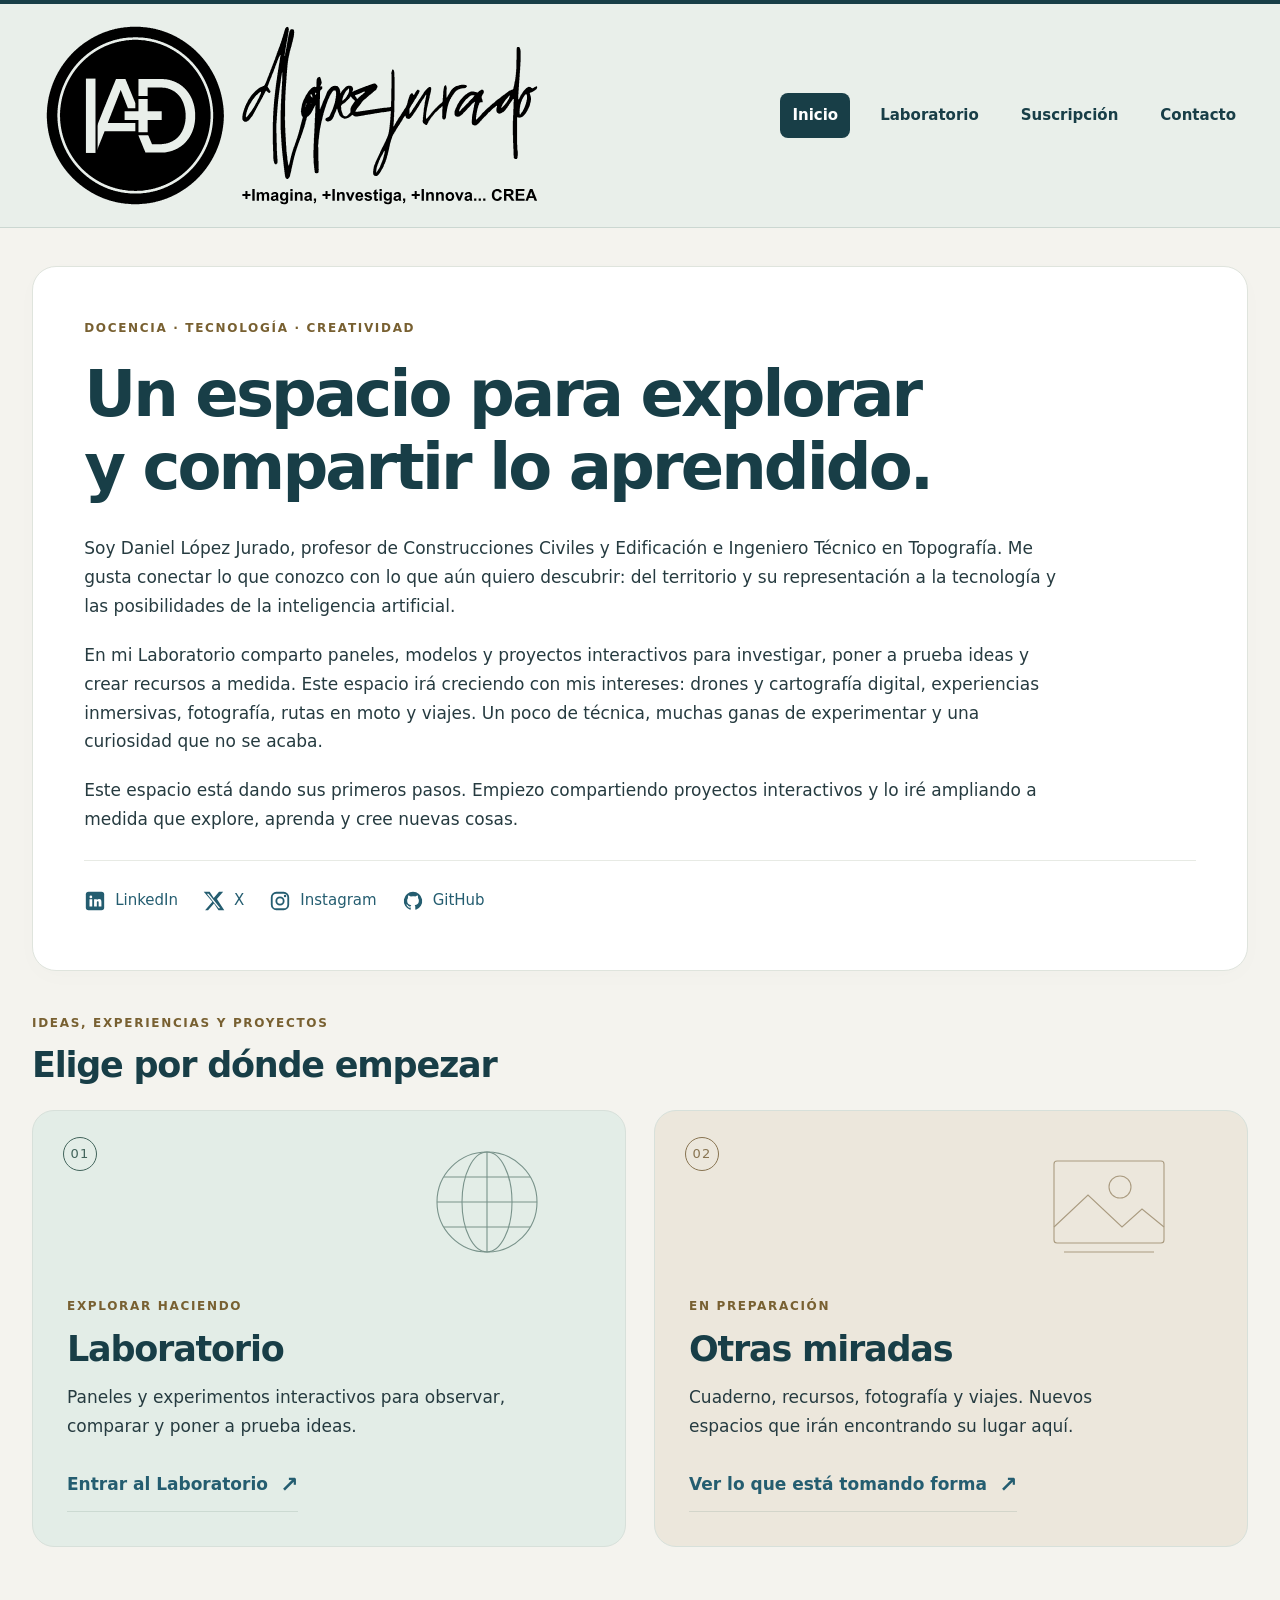
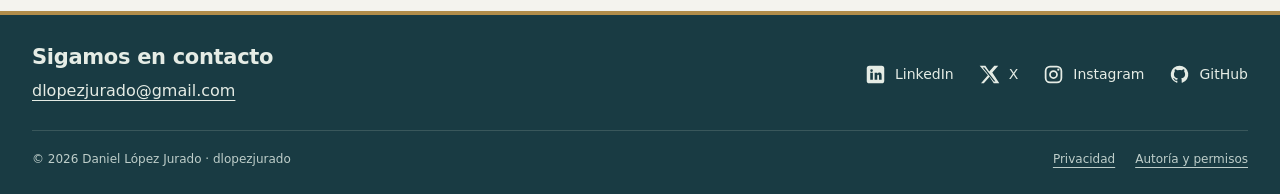
<file: index.html>
<!doctype html>
<html lang="es"><head><meta charset="utf-8"><meta name="viewport" content="width=device-width,initial-scale=1"><title>Daniel López Jurado · Explorar, aprender y crear</title><link rel="stylesheet" href="assets/site-editorial.css"><meta name="description" content="El espacio personal de Daniel López Jurado: docencia, tecnología, creatividad y un Laboratorio de experimentos interactivos."><script defer src="assets/site-interactions.js"></script></head><body><a class="skip" href="#contenido">Saltar al contenido</a><header class="site-header"><div class="header-inner"><a class="brand-link" href="index.html" aria-label="Ir a Inicio"><img class="brand" src="assets/marca-web.svg" alt="dlopezjurado. +Imagina, +Investiga, +Innova... CREA" width="360" height="143"></a><nav class="site-nav" aria-label="Navegación principal"><a href="index.html" aria-current="page">Inicio</a><a href="paneles/index.html">Laboratorio</a><a href="avisos.html">Suscripción</a><a href="#contacto">Contacto</a></nav></div></header><main>
<section class="intro-card" id="contenido"><p class="eyebrow">Docencia · Tecnología · Creatividad</p><h1>Un espacio para explorar<br class="desktop-break"> y compartir lo aprendido.</h1><div class="intro-copy"><p>Soy Daniel López Jurado, profesor de Construcciones Civiles y Edificación e Ingeniero Técnico en Topografía. Me gusta conectar lo que conozco con lo que aún quiero descubrir: del territorio y su representación a la tecnología y las posibilidades de la inteligencia artificial.</p><p>En mi Laboratorio comparto paneles, modelos y proyectos interactivos para investigar, poner a prueba ideas y crear recursos a medida. Este espacio irá creciendo con mis intereses: drones y cartografía digital, experiencias inmersivas, fotografía, rutas en moto y viajes. Un poco de técnica, muchas ganas de experimentar y una curiosidad que no se acaba.</p><p>Este espacio está dando sus primeros pasos. Empiezo compartiendo proyectos interactivos y lo iré ampliando a medida que explore, aprenda y cree nuevas cosas.</p></div><nav class="social" aria-label="Redes y perfiles"><a href="https://www.linkedin.com/in/daniellopezjurado/" target="_blank" rel="noopener noreferrer"><svg viewBox="0 0 24 24" aria-hidden="true"><rect x="2" y="2" width="20" height="20" rx="3" fill="currentColor"/><path d="M6 10h3v8H6zm1.5-4a1.5 1.5 0 1 0 0 3 1.5 1.5 0 0 0 0-3zm3.5 4h3v1c.7-.8 1.5-1.2 2.5-1.2 2 0 2.5 1.3 2.5 3.4V18h-3v-4.2c0-1-.3-1.5-1-1.5s-1 .5-1 1.5V18h-3z" fill="var(--icon-cut,#fff)"/></svg><span>LinkedIn</span></a><a href="https://x.com/FotoDaniMoto" target="_blank" rel="noopener noreferrer"><svg viewBox="0 0 24 24" aria-hidden="true"><path fill="currentColor" d="M18.9 2H22l-6.8 7.8L23.2 22h-6.3L12 14.6 5.5 22H2.3l7.9-9.1L.8 2h6.5l4.4 6.7L17.5 2h1.4ZM17 20h1.8L6.1 4H4.2L17 20Z"/></svg><span>X</span></a><a href="https://www.instagram.com/dlopezjurado.lab/" target="_blank" rel="noopener noreferrer"><svg viewBox="0 0 24 24" aria-hidden="true"><rect x="3" y="3" width="18" height="18" rx="5" fill="none" stroke="currentColor" stroke-width="2"/><circle cx="12" cy="12" r="4" fill="none" stroke="currentColor" stroke-width="2"/><circle cx="17.5" cy="6.5" r="1.3" fill="currentColor"/></svg><span>Instagram</span></a><a href="https://github.com/dlopezjurado" target="_blank" rel="noopener noreferrer"><svg viewBox="0 0 24 24" aria-hidden="true"><path fill="currentColor" d="M12 2a10 10 0 0 0-3.16 19.49c.5.09.68-.22.68-.48v-1.86c-2.78.6-3.37-1.18-3.37-1.18-.45-1.16-1.11-1.47-1.11-1.47-.91-.62.07-.61.07-.61 1 .07 1.53 1.03 1.53 1.03.9 1.53 2.34 1.09 2.91.83.09-.65.35-1.09.64-1.34-2.22-.25-4.56-1.11-4.56-4.94 0-1.09.39-1.98 1.03-2.68-.1-.25-.45-1.27.1-2.65 0 0 .84-.27 2.75 1.03A9.5 9.5 0 0 1 12 6.83c.85 0 1.71.11 2.51.34 1.91-1.3 2.75-1.03 2.75-1.03.55 1.38.2 2.4.1 2.65.64.7 1.03 1.59 1.03 2.68 0 3.84-2.34 4.69-4.57 4.94.36.31.68.92.68 1.85v2.75c0 .27.18.58.69.48A10 10 0 0 0 12 2z"/></svg><span>GitHub</span></a></nav></section>
<section class="spaces" aria-labelledby="espacios"><div class="section-heading"><p class="eyebrow">Ideas, experiencias y proyectos</p><h2 id="espacios">Elige por dónde empezar</h2></div><div class="grid"><article class="portal portal--lab"><div class="portal-art" aria-hidden="true"><span>01</span><svg viewBox="0 0 200 130"><g fill="none" stroke="currentColor" stroke-width="1.1"><circle cx="100" cy="65" r="50"/><ellipse cx="100" cy="65" rx="25" ry="50"/><path d="M50 65h100M57 40h86M57 90h86M100 15v100"/></g></svg></div><div class="portal-body"><p class="eyebrow">Explorar haciendo</p><h3>Laboratorio</h3><p>Paneles y experimentos interactivos para observar, comparar y poner a prueba ideas.</p><a class="text-link" href="paneles/index.html">Entrar al Laboratorio <span aria-hidden="true">↗</span></a></div></article><article class="portal portal--other"><div class="portal-art" aria-hidden="true"><span>02</span><svg viewBox="0 0 200 130"><g fill="none" stroke="currentColor" stroke-width="1.1"><rect x="45" y="24" width="110" height="82" rx="3"/><circle cx="111" cy="50" r="11"/><path d="m45 90 34-32 34 32 20-18 22 18M55 115h90"/></g></svg></div><div class="portal-body"><p class="eyebrow">En preparación</p><h3>Otras miradas</h3><p>Cuaderno, recursos, fotografía y viajes. Nuevos espacios que irán encontrando su lugar aquí.</p><a class="text-link" href="en-preparacion.html">Ver lo que está tomando forma <span aria-hidden="true">↗</span></a></div></article></div></section>
</main><footer class="site-footer" id="contacto"><div class="footer-inner"><div class="footer-top"><div><h2>Sigamos en contacto</h2><a class="footer-email" href="mailto:dlopezjurado@gmail.com">dlopezjurado@gmail.com</a></div><nav class="social" aria-label="Redes y perfiles"><a href="https://www.linkedin.com/in/daniellopezjurado/" target="_blank" rel="noopener noreferrer"><svg viewBox="0 0 24 24" aria-hidden="true"><rect x="2" y="2" width="20" height="20" rx="3" fill="currentColor"/><path d="M6 10h3v8H6zm1.5-4a1.5 1.5 0 1 0 0 3 1.5 1.5 0 0 0 0-3zm3.5 4h3v1c.7-.8 1.5-1.2 2.5-1.2 2 0 2.5 1.3 2.5 3.4V18h-3v-4.2c0-1-.3-1.5-1-1.5s-1 .5-1 1.5V18h-3z" fill="var(--icon-cut,#fff)"/></svg><span>LinkedIn</span></a><a href="https://x.com/FotoDaniMoto" target="_blank" rel="noopener noreferrer"><svg viewBox="0 0 24 24" aria-hidden="true"><path fill="currentColor" d="M18.9 2H22l-6.8 7.8L23.2 22h-6.3L12 14.6 5.5 22H2.3l7.9-9.1L.8 2h6.5l4.4 6.7L17.5 2h1.4ZM17 20h1.8L6.1 4H4.2L17 20Z"/></svg><span>X</span></a><a href="https://www.instagram.com/dlopezjurado.lab/" target="_blank" rel="noopener noreferrer"><svg viewBox="0 0 24 24" aria-hidden="true"><rect x="3" y="3" width="18" height="18" rx="5" fill="none" stroke="currentColor" stroke-width="2"/><circle cx="12" cy="12" r="4" fill="none" stroke="currentColor" stroke-width="2"/><circle cx="17.5" cy="6.5" r="1.3" fill="currentColor"/></svg><span>Instagram</span></a><a href="https://github.com/dlopezjurado" target="_blank" rel="noopener noreferrer"><svg viewBox="0 0 24 24" aria-hidden="true"><path fill="currentColor" d="M12 2a10 10 0 0 0-3.16 19.49c.5.09.68-.22.68-.48v-1.86c-2.78.6-3.37-1.18-3.37-1.18-.45-1.16-1.11-1.47-1.11-1.47-.91-.62.07-.61.07-.61 1 .07 1.53 1.03 1.53 1.03.9 1.53 2.34 1.09 2.91.83.09-.65.35-1.09.64-1.34-2.22-.25-4.56-1.11-4.56-4.94 0-1.09.39-1.98 1.03-2.68-.1-.25-.45-1.27.1-2.65 0 0 .84-.27 2.75 1.03A9.5 9.5 0 0 1 12 6.83c.85 0 1.71.11 2.51.34 1.91-1.3 2.75-1.03 2.75-1.03.55 1.38.2 2.4.1 2.65.64.7 1.03 1.59 1.03 2.68 0 3.84-2.34 4.69-4.57 4.94.36.31.68.92.68 1.85v2.75c0 .27.18.58.69.48A10 10 0 0 0 12 2z"/></svg><span>GitHub</span></a></nav></div><div class="footer-bottom"><span>© 2026 Daniel López Jurado · dlopezjurado</span><nav aria-label="Información del sitio"><a href="privacidad-avisos.html">Privacidad</a><a href="permisos.html">Autoría y permisos</a></nav></div></div></footer><script id="dlp-goatcounter-bootstrap">if(location.hostname==="dlopezjurado.github.io"){const s=document.createElement("script");s.dataset.goatcounter="https://dlopezjurado.goatcounter.com/count";s.src="https://gc.zgo.at/count.js";s.async=true;document.head.append(s);}</script></body></html>
</file>
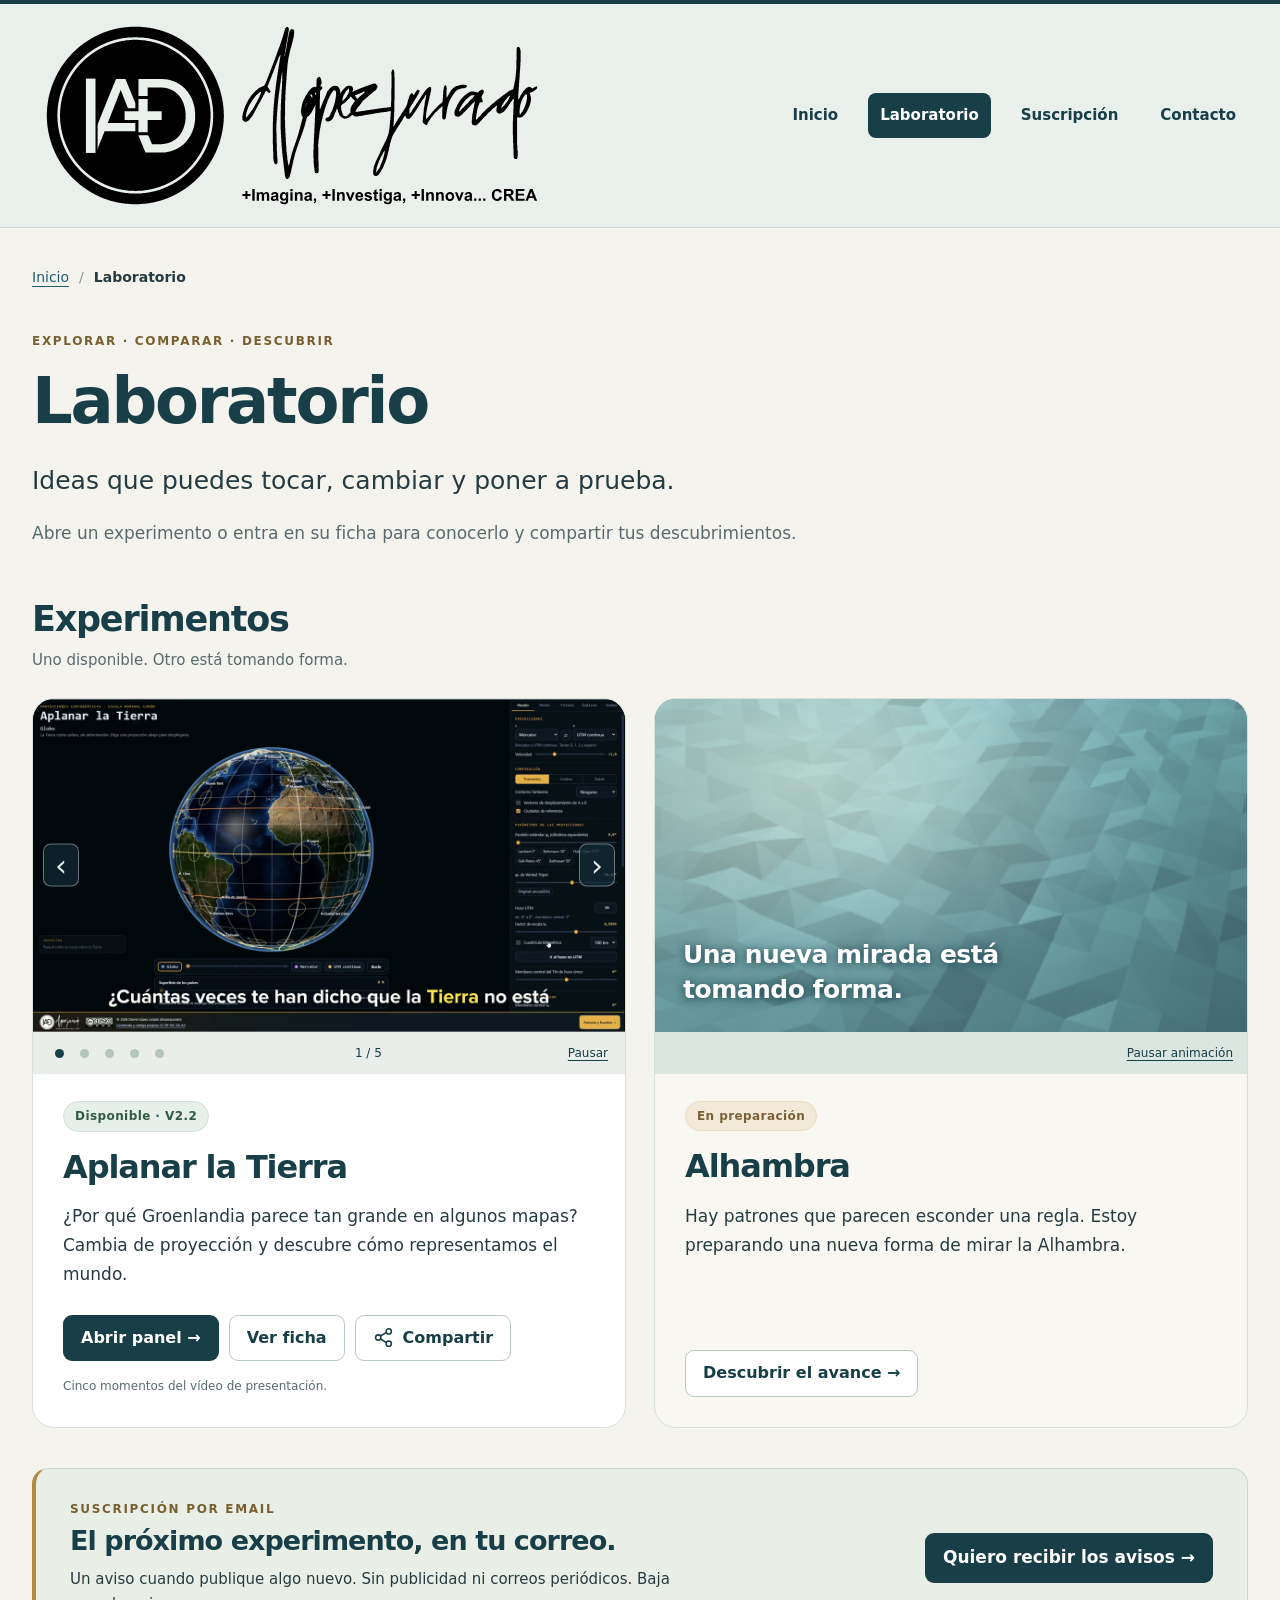
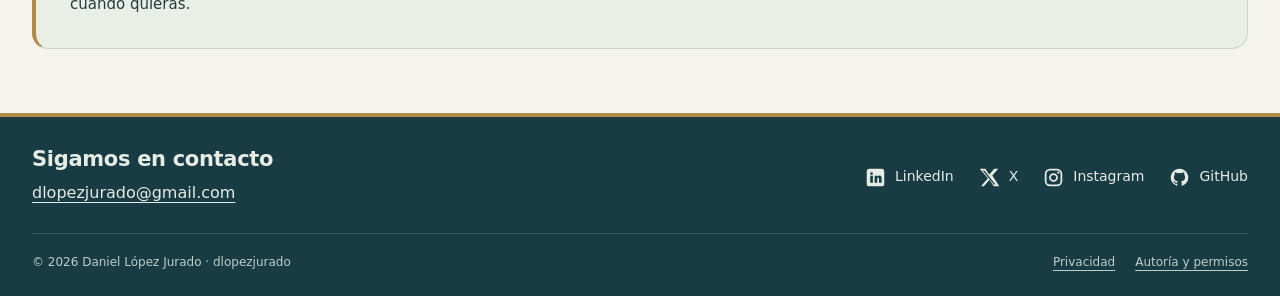
<file: paneles/index.html>
<!doctype html>
<html lang="es"><head><meta charset="utf-8"><meta name="viewport" content="width=device-width,initial-scale=1"><title>Laboratorio · Experimentos de Daniel López Jurado</title><link rel="stylesheet" href="../assets/site-editorial.css"><script defer src="../assets/site-interactions.js"></script></head><body><a class="skip" href="#contenido">Saltar al contenido</a><header class="site-header"><div class="header-inner"><a class="brand-link" href="../index.html" aria-label="Ir a Inicio"><img class="brand" src="../assets/marca-web.svg" alt="dlopezjurado. +Imagina, +Investiga, +Innova... CREA" width="360" height="143"></a><nav class="site-nav" aria-label="Navegación principal"><a href="../index.html">Inicio</a><a href="../paneles/index.html" aria-current="page">Laboratorio</a><a href="../avisos.html">Suscripción</a><a href="#contacto">Contacto</a></nav></div></header><main><nav class="breadcrumb" aria-label="Ruta de navegación"><a href="../index.html">Inicio</a><span aria-hidden="true">/</span><span aria-current="page">Laboratorio</span></nav>
<section class="page-intro" id="contenido"><p class="eyebrow">Explorar · Comparar · Descubrir</p><h1>Laboratorio</h1><p class="lead">Ideas que puedes tocar, cambiar y poner a prueba.</p><p class="muted">Abre un experimento o entra en su ficha para conocerlo y compartir tus descubrimientos.</p></section>
<section id="paneles" aria-labelledby="titulo-paneles"><div class="section-heading"><h2 id="titulo-paneles">Experimentos</h2><p class="muted">Uno disponible. Otro está tomando forma.</p></div><div class="grid catalog-grid"><article class="project-card project-card--available"><div class="carousel" data-carousel role="region" aria-roledescription="carrusel" aria-label="Cinco vistas del vídeo de Aplanar la Tierra"><div class="carousel-viewport"><figure class="carousel-slide" data-slide><img src="../assets/aplanar-galeria/01.jpg" width="1280" height="720" alt="El globo y la representación del territorio" loading="eager"></figure><figure class="carousel-slide" data-slide hidden><img src="../assets/aplanar-galeria/02.jpg" width="1280" height="720" alt="África y un país resaltado sobre el globo" loading="lazy"></figure><figure class="carousel-slide" data-slide hidden><img src="../assets/aplanar-galeria/03.jpg" width="1280" height="720" alt="Dos proyecciones para una misma Tierra" loading="lazy"></figure><figure class="carousel-slide" data-slide hidden><img src="../assets/aplanar-galeria/04.jpg" width="1280" height="720" alt="El mundo en una representación plana" loading="lazy"></figure><figure class="carousel-slide" data-slide hidden><img src="../assets/aplanar-galeria/05.jpg" width="1280" height="720" alt="El mundo representado en Equal Earth" loading="lazy"></figure><button class="carousel-arrow previous" type="button" data-prev aria-label="Imagen anterior">‹</button><button class="carousel-arrow next" type="button" data-next aria-label="Imagen siguiente">›</button></div><div class="carousel-controls"><div class="carousel-dots" aria-label="Elegir imagen"><button type="button" data-slide-to="0" aria-label="Ver imagen 1: El globo y la representación del territorio" aria-current="true"></button><button type="button" data-slide-to="1" aria-label="Ver imagen 2: África y un país resaltado sobre el globo"></button><button type="button" data-slide-to="2" aria-label="Ver imagen 3: Dos proyecciones para una misma Tierra"></button><button type="button" data-slide-to="3" aria-label="Ver imagen 4: El mundo en una representación plana"></button><button type="button" data-slide-to="4" aria-label="Ver imagen 5: El mundo representado en Equal Earth"></button></div><span data-slide-count>1 / 5</span><button type="button" data-carousel-pause aria-pressed="false">Pausar</button></div><p class="visually-hidden" data-carousel-status aria-live="off">Imagen 1 de 5</p></div><div class="project-body"><span class="tag">Disponible · V2.2</span><h2><a href="../compartir-aplanar.html">Aplanar la Tierra</a></h2><p>¿Por qué Groenlandia parece tan grande en algunos mapas? Cambia de proyección y descubre cómo representamos el mundo.</p><nav class="actions" aria-label="Aplanar la Tierra"><a class="button primary" href="aplanar-la-tierra/index.html">Abrir panel →</a><a class="button secondary" href="../compartir-aplanar.html">Ver ficha</a><button class="button secondary" type="button" data-share-aplanar><svg viewBox="0 0 24 24" width="21" height="21" aria-hidden="true" focusable="false"><g fill="none" stroke="currentColor" stroke-width="1.8"><path d="m8.6 10.3 6.8-4.1m-6.8 7.5 6.8 4.1"/><circle cx="6" cy="12" r="3"/><circle cx="18" cy="5" r="3"/><circle cx="18" cy="19" r="3"/></g></svg><span>Compartir</span></button></nav><p class="media-note">Cinco momentos del vídeo de presentación.</p></div></article><article class="project-card project-card--soon"><div class="wave-shell"><div class="wave-media" id="alhambra-ondas" data-waves role="img" aria-label="Ondas suaves en movimiento: un experimento está tomando forma"><div class="wave-veil" aria-hidden="true"></div><span class="wave-caption" aria-hidden="true">Una nueva mirada está tomando forma.</span></div><button class="motion-control" type="button" data-waves-toggle aria-controls="alhambra-ondas" aria-pressed="false">Pausar animación</button></div><div class="project-body"><span class="tag tag--soon">En preparación</span><h2>Alhambra</h2><p>Hay patrones que parecen esconder una regla. Estoy preparando una nueva forma de mirar la Alhambra.</p><nav class="actions" aria-label="Avance de Alhambra"><a class="button secondary" href="alhambra.html">Descubrir el avance →</a></nav></div></article></div></section><section class="subscribe-strip" id="avisos-laboratorio" aria-labelledby="titulo-avisos-laboratorio"><div><p class="eyebrow">Suscripción por email</p><h2 id="titulo-avisos-laboratorio">El próximo experimento, en tu correo.</h2><p>Un aviso cuando publique algo nuevo. Sin publicidad ni correos periódicos. Baja cuando quieras.</p></div><a class="button primary" href="../avisos.html">Quiero recibir los avisos →</a></section>
</main><footer class="site-footer" id="contacto"><div class="footer-inner"><div class="footer-top"><div><h2>Sigamos en contacto</h2><a class="footer-email" href="mailto:dlopezjurado@gmail.com">dlopezjurado@gmail.com</a></div><nav class="social" aria-label="Redes y perfiles"><a href="https://www.linkedin.com/in/daniellopezjurado/" target="_blank" rel="noopener noreferrer"><svg viewBox="0 0 24 24" aria-hidden="true"><rect x="2" y="2" width="20" height="20" rx="3" fill="currentColor"/><path d="M6 10h3v8H6zm1.5-4a1.5 1.5 0 1 0 0 3 1.5 1.5 0 0 0 0-3zm3.5 4h3v1c.7-.8 1.5-1.2 2.5-1.2 2 0 2.5 1.3 2.5 3.4V18h-3v-4.2c0-1-.3-1.5-1-1.5s-1 .5-1 1.5V18h-3z" fill="var(--icon-cut,#fff)"/></svg><span>LinkedIn</span></a><a href="https://x.com/FotoDaniMoto" target="_blank" rel="noopener noreferrer"><svg viewBox="0 0 24 24" aria-hidden="true"><path fill="currentColor" d="M18.9 2H22l-6.8 7.8L23.2 22h-6.3L12 14.6 5.5 22H2.3l7.9-9.1L.8 2h6.5l4.4 6.7L17.5 2h1.4ZM17 20h1.8L6.1 4H4.2L17 20Z"/></svg><span>X</span></a><a href="https://www.instagram.com/dlopezjurado.lab/" target="_blank" rel="noopener noreferrer"><svg viewBox="0 0 24 24" aria-hidden="true"><rect x="3" y="3" width="18" height="18" rx="5" fill="none" stroke="currentColor" stroke-width="2"/><circle cx="12" cy="12" r="4" fill="none" stroke="currentColor" stroke-width="2"/><circle cx="17.5" cy="6.5" r="1.3" fill="currentColor"/></svg><span>Instagram</span></a><a href="https://github.com/dlopezjurado" target="_blank" rel="noopener noreferrer"><svg viewBox="0 0 24 24" aria-hidden="true"><path fill="currentColor" d="M12 2a10 10 0 0 0-3.16 19.49c.5.09.68-.22.68-.48v-1.86c-2.78.6-3.37-1.18-3.37-1.18-.45-1.16-1.11-1.47-1.11-1.47-.91-.62.07-.61.07-.61 1 .07 1.53 1.03 1.53 1.03.9 1.53 2.34 1.09 2.91.83.09-.65.35-1.09.64-1.34-2.22-.25-4.56-1.11-4.56-4.94 0-1.09.39-1.98 1.03-2.68-.1-.25-.45-1.27.1-2.65 0 0 .84-.27 2.75 1.03A9.5 9.5 0 0 1 12 6.83c.85 0 1.71.11 2.51.34 1.91-1.3 2.75-1.03 2.75-1.03.55 1.38.2 2.4.1 2.65.64.7 1.03 1.59 1.03 2.68 0 3.84-2.34 4.69-4.57 4.94.36.31.68.92.68 1.85v2.75c0 .27.18.58.69.48A10 10 0 0 0 12 2z"/></svg><span>GitHub</span></a></nav></div><div class="footer-bottom"><span>© 2026 Daniel López Jurado · dlopezjurado</span><nav aria-label="Información del sitio"><a href="../privacidad-avisos.html">Privacidad</a><a href="../permisos.html">Autoría y permisos</a></nav></div></div></footer><script id="v23-share">(()=>{'use strict';
const url='https://dlopezjurado.github.io/compartir-aplanar.html',title='Aplanar la Tierra · Daniel López Jurado',text='¿Por qué Groenlandia parece tan grande en algunos mapas? Explora Aplanar la Tierra y compara proyecciones.',enc=encodeURIComponent;

// QR fijo de la ficha pública: nunca se codifica location.href, una IP local ni el token de revisión.
const qrSvg='[data-uri]',qrPng='iVBORw0KGgoAAAANSUhEUgAAAgAAAAIACAIAAAB7GkOtAAAACXBIWXMAAAsTAAALEwEAmpwYAAAgAElEQVR4nO3VwXEtOQxDUeWfNGcxe1e7hH8NUDgBiADZ9jtTVVVPOn8doKqq/kZ/AKqqHtUfgKqqR/UHoKrqUf0BqKp6VH8Aqqoe1R+AqqpH9QegqupR/QGoqnpUfwCqqh7VH4Cqqkf1B6Cq6lH9AaiqelR/AKqqHtUfgKqqR/UHoKrqUf0BqKp6VH8Aqqoe1R+AqqpH9QegqupR/QGoqnpUfwCqqh7VH4Cqqkf1B6Cq6lH9AaiqelR/AKqqHtUfgKqqR/UHoKrqUf0BqKp6VH8Aqqoe1R+AqqpH9QegqupR/QGoqnpUfwCqqh7VH4Cqqkf1B6Cq6lH9AaiqelR/AKqqHtUfgKqqR/UHoKrqUf0BqKp6VH8Aqqoe1R+AqqpH9QegqupR/QGoqnpUfwCqqh7VH4Cqqkf1B6Cq6lH9AaiqelR/AKqqHtUfgKqqR/UHoKrqUf0BqKp6VH8Aqqoe1R+AqqpH9QegqupR/QGoqnpU2A/AediYSeylyrxV95z1Pd9Li/uwMZPYS5V5q+4563u+lxb3YWMmsZcq81bdc9b3fC8t7sPGTGIvVeatuues7/leWtyHjZnEXqrMW3XPWd/zvbS4Dxszib1Umbfqnn12yEiL+7Axk9hLlXmr7jnre76XFvdhYyaxlyrzVt1z1vd8Ly3uw8ZMYi9V5q2656zv+V5a3IeNmcReqsxbdc9Z3/O9tLgPGzOJvVSZt+qes77ne2lxHzZmEnupMm/VPWd9z/fS4q47AN/r5R0mdm9mHyfw+/lZWtx1B+B7vbzDxO7N7OMEfj8/S4u77gB8r5d3mNi9mX2cwO/nZ2lx1x2A7/XyDhO7N7OPE/j9/Cwt7roD8L1e3mFi92b2cQK/n5+lxV13AL7XyztM7N7MPk7g9/OztLjrDsD3enmHid2b2ccJ/H5+lhZ33QH4Xi/vMLF7M/s4gd/Pz9LirjsA3+vlHSZ2b2YfJ/[base64]/qHZUBe/lIiwseUmVrL1VmspdbHpKqu2o/qndUBuzlIy0ueEiVrb1UmclebnlIqu6q/ajeURmwl4+0uOAhVbb2UmUme7nlIam6q/[base64]/[base64]/vkLPcMpO93GaRedx6qZx1vdLiPky1n77T/Th8P1tNlLS4D1Ptp+90Pw7fz1YTJS3uw1T76Tvdj8P3s9VESYv7MNV++k734/D9bDVR0uI+TLWfvtP9OHw/W02UtLgPU+2n73Q/Dt/PVhMlLe7DVPvpO92Pw/ez1URJi/sw1X76Tvfj8P1sNVHS4j5MtZ++0/04fD9bTZS0uA9T7afvdD8O389WEyUt7sNU++k73Y/D97PVREmL+zDVfvpO9+Pw/Ww1UcLi1s+2fuiqPIm93DLXJv10VlH9Q3H7p6PKk9jLLXNt0k9nFdU/FLd/Oqo8ib3cMtcm/XRWUf1Dcfuno8qT2Mstc23ST2cV1T8Ut386qjyJvdwy1yb9dFZR/UNx+6ejypPYyy1zbdJPZxXVPxS3fzqqPIm93DLXJv10VlH9Q3H7p6PKk9jLLXNt0k9nFdU/FLd/Oqo8ib3cMtcm/XRWUf1Dcfuno8qT2Mstc23ST2cV1T8Ut386qjyJvdwy1yb9dFZR/[base64]/kO6pZKm55VOZJYbVVhzyByB1u7a7aD/mOapaKWx6VeVJYbdUhTyByh1u7q/ZDvqOapeKWR2WeFFZbdcgTiNzh1u6q/ZDvqGapuOVRmSeF1VYd8gQid7i1u2o/5DuqWSpueVTmSWG1VYc8gcgdbu2u2g/5jmqWilselXlSWG3VId3eUTlLbd2PqpeqOzlLlcdt1kRJi2t2SLcP4iy1dT+qXqru5CxVHrdZEyUtrtkh3T6Is9TW/ah6qbqTs1R53GZNlLS4Zod0+yDOUlv3o+ql6k7OUuVxmzVR0uKaHdLtgzhLbd2PqpeqOzlLlcdt1kRJi2t2SLcP4iy1dT+qXqru5CxVHrdZEyUtrtkh3T6Is9TW/ah6qbqTs1R53GZNlLS4Zod0+yDOUlv3o+ql6k7OUuVxmzVR0uKaHdLtgzhLbd2PqpeqOzlLlcdt1kRJi2t2SLcP4iy1dT+qXqru5CxVHrdZEyUtrtkh3T6Is9TW/ah6qbqTs1R53GZNlLS4Zod0+yDOUlv3o+ql6k7OUuVxmzVRwuKSH4Tq2OQsFTKzahaZ53rB4ll9534/X8w6GyuByDz/fnN/k1k1i8xzvWDxrL5zv58vZp2NlUBknn+/ub/JrJpF5rlesHhW37nfzxezzsZKIDLPv9/c32RWzSLzXC9YPKvv3O/ni1lnYyUQmeffb+5vMqtmkXmuFyye1Xfu9/PFrLOxEojM8+839zeZVbPIPNcLFs/qO/f7+WLW2VgJROb595v7m8yqWWSe6wWLZ/Wd+/18MetsrAQi8/z7zf1NZtUsMs/1gsWz+s79fr6YdTZWApF5/v3m/iazahaZ53rB4ll9534/X8w6GyuByDz/fnN/k1k1i8xzvWDxrL5zv58vZp2NlUBknn+/ub/JrJpF5rlesHhW37nfzxezzsZKIDLPv9/c32RWzSLzXC9YPKvv3O/[base64]/Je5DtbZ315x22WW56JEhZX5QRK7EXei3xn66wv77jNcsszUcLiqpxAib3Ie5HvbJ315R23WW55JkpYXJUTKLEXeS/yna2zvrzjNsstz0QJi6tyAiX2Iu9FvrN11pd33Ga55ZkoaXHBA6hmub1D+pLZbT/HzPURTPfTXg7s/mX8bOuHRb5D+pLZbT/HzPURTPfTXg7s/mX8bOuHRb5D+pLZbT/HzPURTPfTXg7s/mX8bOuHRb5D+pLZbT/HzPURTPfTXg7s/mX8bOuHRb5D+pLZbT/HzPURTPfTXg7s/mX8bOuHRb5D+pLZbT/HzPURTPfTXg7s/mX8bOuHRb5D+pLZbT/HzPURTPfTXg7s/mX8bOuHRb5D+pLZbT/HzPURTPfTXg7s/mX8bOuHRb5D+pLZbT/HzPURTPfTXg7s/mX8bOuHRb5D+pLZbT/HzPURTPfTXg7s/mX8bOuHRb5D+pLZbT/HzPURTPfTXg7s/mX8bOuHRb5D+pLZbT/HzPURTPfTXg7s/mUwH5/qAyXfURkQmYfcD9mLdMy4ZZ51wiq5HZt8R2VAZB5yP2Qv0jHjlnnWCavkdmzyHZUBkXnI/ZC9SMeMW+ZZJ6yS27HJd1QGROYh90P2Ih0zbplnnbBKbscm31EZEJmH3A/[base64]/ZC/[base64]/E/[base64]/fEWRMlLa7ZsbfmSew+Zk4gt+6JsyZKWlyzY2/Nk9h9zJxAbt0TZ02UtLhmx96aJ7H7mDmB3LonzpooaXHNjr01T2L3MXMCuXVPnDVR0uKaHXtrnsTuY+YEcuueOGuipMU1O/bWPIndx8wJ5NY9cdZECYv7BXlst1kvZ1b1UnVPnEW6PuYvupOzsmysFPjRHDOJmVW9VN0TZ5Guj/mL7uSsLBsrBX40x0xiZlUvVffEWaTrY/6iOzkry8ZKgR/NMZOYWdVL1T1xFun6mL/oTs7KsrFS4EdzzCRmVvVSdU+cRbo+5i+6k7OybKwU+NEcM4mZVb1U3RNnka6P+Yvu5KwsGysFfjTHTGJmVS9V98RZpOtj/qI7OSvLxkqBH80xk5hZ1UvVPXEW6fqYv+hOzsqysVLgR3PMJGZW9VJ1T5xFuj7mL7qTs7JsrBT40RwziZlVvVTdE2eRro/5i+7krCwbKwV+NMdMYmZVL1X3xFmk62P+ojs5K8vGSoEfzTGTmFnVS9U9cRbp+pi/6E7OyhJWiTwkOYt0zMzDjpmtvRJ3yEiLCx6JnEU6ZuZhx8zWXok7ZKTFBY9EziIdM/[base64]/ypm7vqGaRtvby8ehqyI/mPMxtP+RN3d5RzSJt7eXj0dWQH815mNt+yJu6vaOaRdray8ejqyE/mvMwt/2QN3V7RzWLtLWXj0dXQ34052Fu+yFv6vaOahZpay8fj66G/GjOw9z2Q97U7R3VLNLWXj4eXQ350ZyHue2HvKnbO6pZpK29fDy6GvKjOQ9z2w95U7d3VLNIW3v5eHQ15EdzHua2H/Kmbu+oZpG29vLx6GrIj+Y8zG0/[base64]/dWZziLzkFTdVfsh33HL7MZth1nCKqmOdP3Vmc4i85BU3VX7Id9xy+zGbYdZwiqpjnT91ZnOIvOQVN1V+yHfccvsxm2HWcIqqY50/dWZziLzkFTdVfsh33HL7MZth1nCKqmOdP3Vmc4i85BU3VX7Id9xy+zGbYdZwiqpjnT91ZnOIvOQVN1V+yHfccvsxm2HWcIqqY50/dWZziLzkFTdVfsh33HL7MZth1nCKqmOdP3Vmc4i85BU3VX7Id9xy+zGbYdZwiqpjnT91ZnOIvOQVN1V+yHfccvsxm2HWcIqqY50/dWZziLzkFTdVfsh33HL7MZth1nCKqmOdP3Vmc4i85BU3VX7Id9xy+zGbYdZFlZ6mdsflYoq83kYuWcVt17HbD/3wuLW/Qea+BGrMp+HkXtWcet1zPZzLyxu3X+giR+xKvN5GLlnFbdex2w/98Li1v0HmvgRqzKfh5F7VnHrdcz2cy8sbt1/oIkfsSrzeRi5ZxW3XsdsP/fC4tb9B5r4Easyn4eRe1Zx63XM9nMvLG7df6CJH7Eq83kYuWcVt17HbD/3wuLW/Qea+BGrMp+HkXtWcet1zPZzLyxu3X+giR+xKvN5GLlnFbdex2w/98Li1v0HmvgRqzKfh5F7VnHrdcz2cy8sbt1/oIkfsSrzeRi5ZxW3XsdsP/[base64]/Zys3WHql5kZtJESYu77gDaXm77IXu52bpDVS8yM2mipMVddwBtL7f9kL3cbN2hqheZmTRR0uKuO4C2l9t+yF5utu5Q1YvMTJooaXHXHUDby20/ZC83W3eo6kVmJk2UtLjrDqDt5bYfspebrTtU9SIzkyZKWtx1B9D2ctsP2cvN1h2qepGZSRMlLe66A2h7ue2H7OVm6w5VvcjMpImSFnfdAbS93PZD9nKzdYeqXmRm0kRJi7vuANpebvshe7nZukNVLzIzaaKkxV13AG0vt/2Qvdxs3aGqF5mZNFHS4q47gLaX237IXm627lDVi8xMmihpcUUH+PefgT4P2WvMqHoldt+6ZxLZfaKkxTU7NpmH7DVmVL0Su2/dM4nsPlHS4podm8xD9hozql6J3bfumUR2nyhpcc2OTeYhe40ZVa/E7lv3TCK7T5S0uGbHJvOQvcaMqldi9617JpHdJ0paXLNjk3nIXmNG1Sux+9Y9k8juEyUtrtmxyTxkrzGj6pXYfeueSWT3iZIW1+zYZB6y15hR9UrsvnXPJLL7REmLa3ZsMg/Za8yoeiV237pnEtl9oqTFNTs2mYfsNWZUvRK7b90ziew+UdLimh2bzEP2GjOqXondt+6ZRHafKGlxzY5N5iF7jRlVr8TuW/[base64]/hF3nIWfuE1Xb7aMg85Dsq18sTdydnjRky8/URfpGHnLVPWG23j4bMQ76jcr08cXdy1pghM18f4Rd5yFn7hNV2+2jIPOQ7KtfLE3cnZ40ZMvP1EX6Rh5y1T1htt4+GzEO+o3K9PHF3ctaYITNfH+EXechZ+4TVdvtoyDzkOyrXyxN3J2eNGTLz9RF+kYectU9YbbePhsxDvqNyvTxxd3LWmCEzXx/hF3nIWfuE1Xb7aMg85Dsq18sTdydnjRky8/[base64]/[base64]/bu9kCat0Hqbaz5ghu6uQvdy6u+3H7Z0sYZXOw1T7GTNkdxWyl1t3t/24vZMlrNJ5mGo/Y4bsrkL2cuvuth+3d7KEVToPU+1nzJDdVchebt3d9uP2TpawSudhqv2MGbK7CtnLrbvbftzeyRJW6TxMtZ8xQ3ZXIXu5dXfbj9s7WcIqnYep9jNmyO4qZC+37m77cXsny8JKVVX1RX8Aqqoe1R+AqqpH9QegqupR/QGoqnpUfwCqqh7VH4Cqqkf1B6Cq6lH9AaiqelR/AKqqHtUfgKqqR/UHoKrqUf0BqKp6VH8Aqqoe1R+AqqpH9QegqupR/QGoqnpUfwCqqh7VH4Cqqkf1B6Cq6lH9AaiqelR/AKqqHtUfgKqqR/UHoKrqUf0BqKp6VH8Aqqoe1R+AqqpH9QegqupR/QGoqnpUfwCqqh7VH4Cqqkf1B6Cq6lH9AaiqelR/AKqqHtUfgKqqR/UHoKrqUf0BqKp6VH8Aqqoe1R+AqqpH9QegqupR/QGoqnpUfwCqqh7VH4Cqqkf1B6Cq6lH9AaiqelR/AKqqHtUfgKqqR/UHoKrqUf0BqKp6VH8Aqqoe1R+AqqpH9QegqupR/QGoqnpUfwCqqh7VH4Cqqkf1B6Cq6lH9AaiqelR/AKqq5k3/AWob9PQ2UO/nAAAAAElFTkSuQmCC';
function qrAsset(){
 const here=new URL(document.baseURI),lab=/\/paneles\/(?:index\.html)?$/.test(here.pathname);
 return new URL((lab?'../':'')+'assets/qr-aplanar.png',here).href;
}
function qrFile(){
 const data=atob(qrPng),bytes=Uint8Array.from(data,c=>c.charCodeAt(0));
 return new File([bytes],'Aplanar-la-Tierra-QR.png',{type:'image/png'});
}
const svg=body=>'<svg viewBox="0 0 24 24" width="23" height="23" aria-hidden="true" focusable="false">'+body+'</svg>';
const icons={
share:svg('<g fill="none" stroke="currentColor" stroke-width="1.8"><path d="m8.6 10.3 6.8-4.1m-6.8 7.5 6.8 4.1"/><circle cx="6" cy="12" r="3"/><circle cx="18" cy="5" r="3"/><circle cx="18" cy="19" r="3"/></g>'),
WhatsApp:svg('<path fill="#128c49" d="M12 1a11 11 0 0 0-9.5 16.5L1 23l5.7-1.5A11 11 0 1 0 12 1z"/><path fill="none" stroke="white" stroke-width="2" stroke-linecap="round" d="m8 6-1 2c0 4 3 7 7 8l3-2-3-2-1 1c-2-1-3-2-4-4l1-1z"/>'),
Telegram:svg('<circle fill="#229ed9" cx="12" cy="12" r="11"/><path fill="white" d="m5 11 14-6-3 14-5-4-3 3 1-5 8-6-10 5z"/>'),
Gmail:svg('<path fill="#e9ecef" d="M2 5h20v15H2z"/><path fill="none" stroke="#ea4335" stroke-width="3" d="m2 5 10 8L22 5"/><path stroke="#4285f4" stroke-width="3" d="M2 6v14"/><path stroke="#34a853" stroke-width="3" d="M22 6v14"/>'),
Correo:svg('<g fill="none" stroke="currentColor" stroke-width="1.8"><rect x="2" y="4" width="20" height="16" rx="2"/><path d="m3 6 9 7 9-7"/></g>'),
LinkedIn:svg('<rect x="1" y="1" width="22" height="22" rx="3" fill="#0a66c2"/><g fill="white"><circle cx="6.5" cy="6" r="1.5"/><path d="M5 9h3v10H5zm5 0h3v1.4c2-3 7-2 7 2.6v6h-3v-5c0-3-4-3-4 0v5h-3z"/></g>'),
X:svg('<path fill="currentColor" d="M18.9 2H22l-6.8 7.8L23 22h-6.3l-4.9-7.4L5.3 22H2.1l8.2-9.4L1.8 2h6.4l4.4 6.7zm-1.1 18h1.8L7.2 3.8H5.3z"/>'),
Reddit:svg('<circle cx="12" cy="12" r="11" fill="#ff4500"/><g stroke="white" stroke-width="1.5" fill="none"><ellipse cx="12" cy="14" rx="7" ry="5"/><path d="m12 9 2-5 4 1m-9 12q3 2 6 0"/></g><g fill="white"><circle cx="18.5" cy="5.5" r="1.5"/><circle cx="9" cy="13" r="1"/><circle cx="15" cy="13" r="1"/></g>')};
const css=document.createElement('style');css.textContent=`
.button{box-sizing:border-box;display:inline-flex;align-items:center;justify-content:center;gap:9px;min-height:50px;border:1px solid transparent;font:inherit;font-weight:650;line-height:1.4;vertical-align:middle}button.button{appearance:none;cursor:pointer}button.button.secondary{border-color:#b9c6ca}button.button svg{flex:none;width:21px;height:21px}.button:focus-visible,.dlp-share :focus-visible{outline:3px solid #b58a2d;outline-offset:4px}
.dlp-share{box-sizing:border-box;width:calc(100% - 28px);max-width:560px;max-height:calc(100dvh - 28px);overflow:auto;border:1px solid #a9bdc4;border-radius:18px;padding:24px;color:#173d49;background:white;font:17px/1.5 system-ui}.dlp-share::backdrop{background:#08131bc9}.dlp-share h2{font-size:24px;line-height:1.25;margin:0 0 14px}.dlp-share-heading{position:sticky;top:0;z-index:2;display:flex;align-items:flex-start;gap:12px;margin:0 0 8px;padding:0 0 8px;background:#fff}.dlp-share-heading h2{flex:1;min-width:0;margin:0}.dlp-share .dlp-share-close-top{flex:0 0 44px;width:44px;min-width:44px;height:44px;min-height:44px;padding:0;font-size:28px;font-weight:400;line-height:1}.dlp-share p{margin:12px 0}.dlp-share-grid{display:grid;grid-template-columns:1fr 1fr;gap:10px}.dlp-share-grid a,.dlp-share button{box-sizing:border-box;display:inline-flex;align-items:center;justify-content:center;gap:10px;min-height:48px;padding:10px 12px;border:1px solid #b9c6ca;border-radius:9px;color:#173d49;background:#fff;font:inherit;font-weight:600;line-height:1.35;text-decoration:none;cursor:pointer}.dlp-share-grid a{justify-content:flex-start}.dlp-share a:hover,.dlp-share button:hover{background:#edf3f6}.dlp-share svg{flex:none}.dlp-share input{box-sizing:border-box;width:100%;padding:10px;margin-top:6px;font:inherit;color:#173d49;border:1px solid #9daeb7;border-radius:6px}.dlp-share [hidden]{display:none!important}.dlp-share-actions{display:flex;gap:10px;flex-wrap:wrap}.dlp-share-note{font-size:14px}.dlp-share [role=status]:empty{display:none}.dlp-share-qr{display:grid;grid-template-columns:180px minmax(0,1fr);align-items:center;gap:18px;border:1px solid #d7e0e3;border-radius:12px;padding:14px;margin:18px 0;background:#f8fafb}.dlp-share-qr img{display:block;box-sizing:border-box;width:180px;height:180px;max-width:100%;background:#fff}.dlp-share-qr h3{font-size:19px;line-height:1.3;margin:0 0 8px}.dlp-share-qr p{font-size:14px;margin:8px 0}.dlp-share-qr-actions{display:flex;gap:8px;flex-wrap:wrap}.dlp-share-qr-actions a{box-sizing:border-box;display:inline-flex;align-items:center;justify-content:center;min-height:48px;padding:10px 12px;border:1px solid #b9c6ca;border-radius:9px;color:#173d49;background:#fff;font:inherit;font-weight:600;line-height:1.35;text-decoration:none}.dlp-share-qr-actions a:hover{background:#edf3f6}@media(max-width:430px){.dlp-share-qr{grid-template-columns:1fr;justify-items:center;gap:10px;padding:12px}.dlp-share-qr>div{width:100%}.dlp-share-qr-actions{justify-content:center}.dlp-share-qr h3,.dlp-share-qr p{text-align:center}}@media(max-width:430px){.dlp-share{padding:18px;font-size:16px}.dlp-share h2{font-size:22px}}`;
document.head.append(css);
const targets=[['WhatsApp','https://wa.me/?text='+enc(text+' '+url)],['Telegram','https://t.me/share/url?url='+enc(url)+'&text='+enc(text)],['Gmail','https://mail.google.com/mail/?view=cm&fs=1&su='+enc(title)+'&body='+enc(text+'\n\n'+url)],['Correo','mailto:?subject='+enc(title)+'&body='+enc(text+'\n\n'+url)],['LinkedIn','https://www.linkedin.com/sharing/share-offsite/?url='+enc(url)],['X','https://twitter.com/intent/tweet?text='+enc(text)+'&url='+enc(url)],['Reddit','https://www.reddit.com/submit?url='+enc(url)+'&title='+enc(title)]];
document.querySelectorAll('[data-share-aplanar]').forEach(button=>{
button.innerHTML=icons.share+'<span>Compartir</span>';button.setAttribute('aria-haspopup','dialog');
button.addEventListener('click',()=>{
const d=document.createElement('dialog');d.className='dlp-share';d.setAttribute('aria-labelledby','dlp-share-title');
d.innerHTML='<div class="dlp-share-heading"><h2 id="dlp-share-title" tabindex="-1">Comparte la invitación a explorar</h2><button class="dlp-share-close-top" type="button" data-close aria-label="Cerrar ventana de compartir">×</button></div><p>Elige dónde compartirla. Podrás revisar el mensaje antes de enviarlo.</p><section class="dlp-share-qr" aria-label="QR para abrir la ficha pública"><img src="'+qrSvg+'" alt="QR de Aplanar la Tierra: abre la ficha pública de Daniel López Jurado" width="180" height="180"><div><h3>Un QR para abrir y compartir</h3><p>Escanéalo con otro dispositivo o guarda la imagen. Lleva siempre a la ficha pública.</p><div class="dlp-share-qr-actions"><a href="'+qrAsset()+'" download="Aplanar-la-Tierra-QR.png">Guardar QR · PNG</a><button type="button" data-share-qr hidden>Compartir QR</button></div></div></section><p><button type="button" data-native>Más aplicaciones del dispositivo</button></p><div class="dlp-share-grid">'+targets.map(([name,href])=>'<a target="_blank" rel="noopener noreferrer" href="'+href.replaceAll('&','&amp;')+'">'+icons[name]+'<span>'+name+'</span></a>').join('')+'</div><p><label>Enlace de la ficha<input aria-label="Enlace para compartir" readonly value="'+url+'"></label></p><p class="dlp-share-actions"><button type="button" data-copy>Copiar enlace</button><button type="button" data-close>Cerrar</button></p><p role="status"></p><p class="dlp-share-note">Los botones de aplicaciones preparan texto y enlace. Para enviar la imagen usa «Compartir QR» o guarda el PNG y adjúntalo tú. No se envía ningún mensaje desde esta página.</p>';
document.body.append(d);const input=d.querySelector('input'),result=d.querySelector('[role=status]'),heading=d.querySelector('#dlp-share-title');
d.querySelectorAll('[data-close]').forEach(close=>{close.onclick=()=>d.close();});d.addEventListener('close',()=>{d.remove();button.focus();});
d.querySelector('[data-copy]').onclick=async()=>{try{await navigator.clipboard.writeText(url);result.textContent='Enlace copiado.';}catch{input.focus();input.select();result.textContent='Enlace seleccionado: cópialo con la opción del navegador.';}};
// El PNG se construye localmente: no hay fetch, también al abrir mediante file://.
const shareQr=d.querySelector('[data-share-qr]');let file=null;
try{if(typeof File==='function'&&navigator.share&&navigator.canShare){file=qrFile();shareQr.hidden=!navigator.canShare({files:[file]});}}catch{shareQr.hidden=true;}
shareQr.onclick=async()=>{if(!file)return;try{await navigator.share({files:[file],title:'QR de Aplanar la Tierra'});}catch(e){if(e.name!=='AbortError')result.textContent='No se pudo compartir la imagen. Guarda el QR en PNG y adjúntalo desde la aplicación que prefieras.';}};
const native=d.querySelector('[data-native]');if(!navigator.share)native.hidden=true;else native.onclick=async()=>{try{await navigator.share({title,text,url});}catch(e){if(e.name!=='AbortError')result.textContent='Puedes usar cualquiera de las opciones de abajo.';}};
d.showModal();heading.focus({preventScroll:true});d.scrollTop=0;
});});
})();
</script><script id="dlp-goatcounter-bootstrap">if(location.hostname==="dlopezjurado.github.io"){const s=document.createElement("script");s.dataset.goatcounter="https://dlopezjurado.goatcounter.com/count";s.src="https://gc.zgo.at/count.js";s.async=true;document.head.append(s);}</script></body></html>
</file>
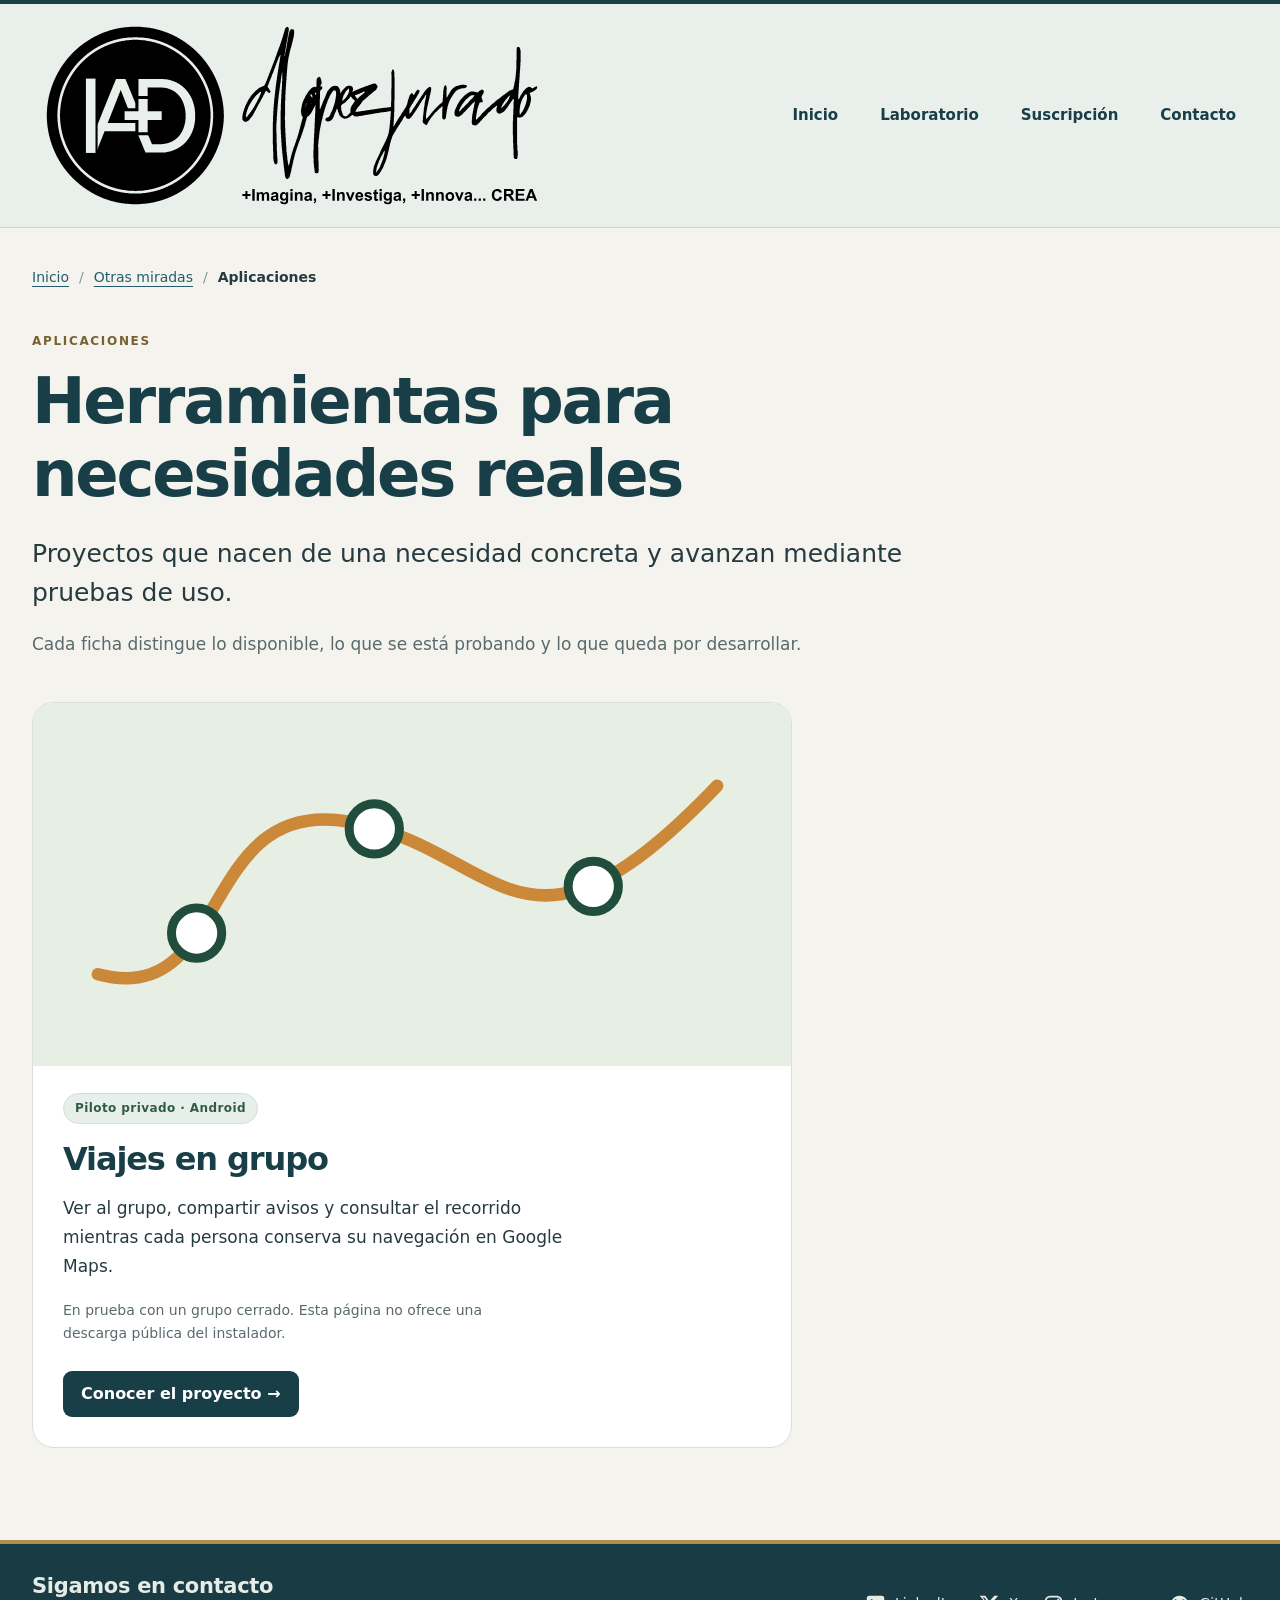
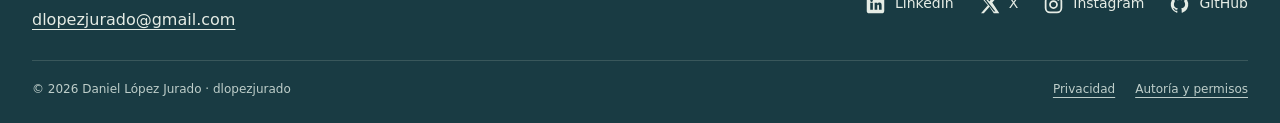
<file: otras-miradas/aplicaciones/index.html>
<!doctype html>
<html lang="es"><head><meta charset="utf-8"><meta name="viewport" content="width=device-width,initial-scale=1"><meta name="referrer" content="no-referrer"><title>Aplicaciones · dlopezjurado</title><link rel="stylesheet" href="/assets/site-editorial.css"><link rel="stylesheet" href="/otras-miradas/aplicaciones/assets/aplicaciones.css"></head><body><a class="skip" href="#contenido">Saltar al contenido</a><header class="site-header"><div class="header-inner"><a class="brand-link" href="/index.html" aria-label="Ir a Inicio"><img class="brand" src="/assets/marca-web.svg" alt="dlopezjurado. +Imagina, +Investiga, +Innova... CREA" width="360" height="143"></a><nav class="site-nav" aria-label="Navegación principal"><a href="/index.html">Inicio</a><a href="/paneles/index.html">Laboratorio</a><a href="/avisos.html">Suscripción</a><a href="#contacto">Contacto</a></nav></div></header><main><nav class="breadcrumb" aria-label="Ruta de navegación"><a href="/">Inicio</a><span aria-hidden="true">/</span><a href="/en-preparacion.html">Otras miradas</a><span aria-hidden="true">/</span><span aria-current="page">Aplicaciones</span></nav>
<section class="page-intro" id="contenido"><p class="eyebrow">Aplicaciones</p><h1>Herramientas para necesidades reales</h1><p class="lead">Proyectos que nacen de una necesidad concreta y avanzan mediante pruebas de uso.</p><p class="muted">Cada ficha distingue lo disponible, lo que se está probando y lo que queda por desarrollar.</p></section>
<section class="app-catalog" aria-label="Proyectos de aplicaciones"><article class="project-card"><svg class="app-route-art" viewBox="0 0 400 180" aria-hidden="true"><path d="M25 140C100 160 80 40 165 55S260 150 370 35"/><circle cx="80" cy="117" r="14"/><circle cx="179" cy="59" r="14"/><circle cx="301" cy="91" r="14"/></svg><div class="project-body"><span class="tag">Piloto privado · Android</span><h2><a href="viajes-en-grupo/">Viajes en grupo</a></h2><p>Ver al grupo, compartir avisos y consultar el recorrido mientras cada persona conserva su navegación en Google Maps.</p><p class="note">En prueba con un grupo cerrado. Esta página no ofrece una descarga pública del instalador.</p><div class="actions"><a class="button primary" href="viajes-en-grupo/">Conocer el proyecto →</a></div></div></article></section></main><footer class="site-footer" id="contacto"><div class="footer-inner"><div class="footer-top"><div><h2>Sigamos en contacto</h2><a class="footer-email" href="mailto:dlopezjurado@gmail.com">dlopezjurado@gmail.com</a></div><nav class="social" aria-label="Redes y perfiles"><a href="https://www.linkedin.com/in/daniellopezjurado/" target="_blank" rel="noopener noreferrer"><svg viewBox="0 0 24 24" aria-hidden="true"><rect x="2" y="2" width="20" height="20" rx="3" fill="currentColor"/><path d="M6 10h3v8H6zm1.5-4a1.5 1.5 0 1 0 0 3 1.5 1.5 0 0 0 0-3zm3.5 4h3v1c.7-.8 1.5-1.2 2.5-1.2 2 0 2.5 1.3 2.5 3.4V18h-3v-4.2c0-1-.3-1.5-1-1.5s-1 .5-1 1.5V18h-3z" fill="var(--icon-cut,#fff)"/></svg><span>LinkedIn</span></a><a href="https://x.com/FotoDaniMoto" target="_blank" rel="noopener noreferrer"><svg viewBox="0 0 24 24" aria-hidden="true"><path fill="currentColor" d="M18.9 2H22l-6.8 7.8L23.2 22h-6.3L12 14.6 5.5 22H2.3l7.9-9.1L.8 2h6.5l4.4 6.7L17.5 2h1.4ZM17 20h1.8L6.1 4H4.2L17 20Z"/></svg><span>X</span></a><a href="https://www.instagram.com/dlopezjurado.lab/" target="_blank" rel="noopener noreferrer"><svg viewBox="0 0 24 24" aria-hidden="true"><rect x="3" y="3" width="18" height="18" rx="5" fill="none" stroke="currentColor" stroke-width="2"/><circle cx="12" cy="12" r="4" fill="none" stroke="currentColor" stroke-width="2"/><circle cx="17.5" cy="6.5" r="1.3" fill="currentColor"/></svg><span>Instagram</span></a><a href="https://github.com/dlopezjurado" target="_blank" rel="noopener noreferrer"><svg viewBox="0 0 24 24" aria-hidden="true"><path fill="currentColor" d="M12 2a10 10 0 0 0-3.16 19.49c.5.09.68-.22.68-.48v-1.86c-2.78.6-3.37-1.18-3.37-1.18-.45-1.16-1.11-1.47-1.11-1.47-.91-.62.07-.61.07-.61 1 .07 1.53 1.03 1.53 1.03.9 1.53 2.34 1.09 2.91.83.09-.65.35-1.09.64-1.34-2.22-.25-4.56-1.11-4.56-4.94 0-1.09.39-1.98 1.03-2.68-.1-.25-.45-1.27.1-2.65 0 0 .84-.27 2.75 1.03A9.5 9.5 0 0 1 12 6.83c.85 0 1.71.11 2.51.34 1.91-1.3 2.75-1.03 2.75-1.03.55 1.38.2 2.4.1 2.65.64.7 1.03 1.59 1.03 2.68 0 3.84-2.34 4.69-4.57 4.94.36.31.68.92.68 1.85v2.75c0 .27.18.58.69.48A10 10 0 0 0 12 2z"/></svg><span>GitHub</span></a></nav></div><div class="footer-bottom"><span>© 2026 Daniel López Jurado · dlopezjurado</span><nav aria-label="Información del sitio"><a href="/privacidad-avisos.html">Privacidad</a><a href="/permisos.html">Autoría y permisos</a></nav></div></div></footer></body></html>
</file>
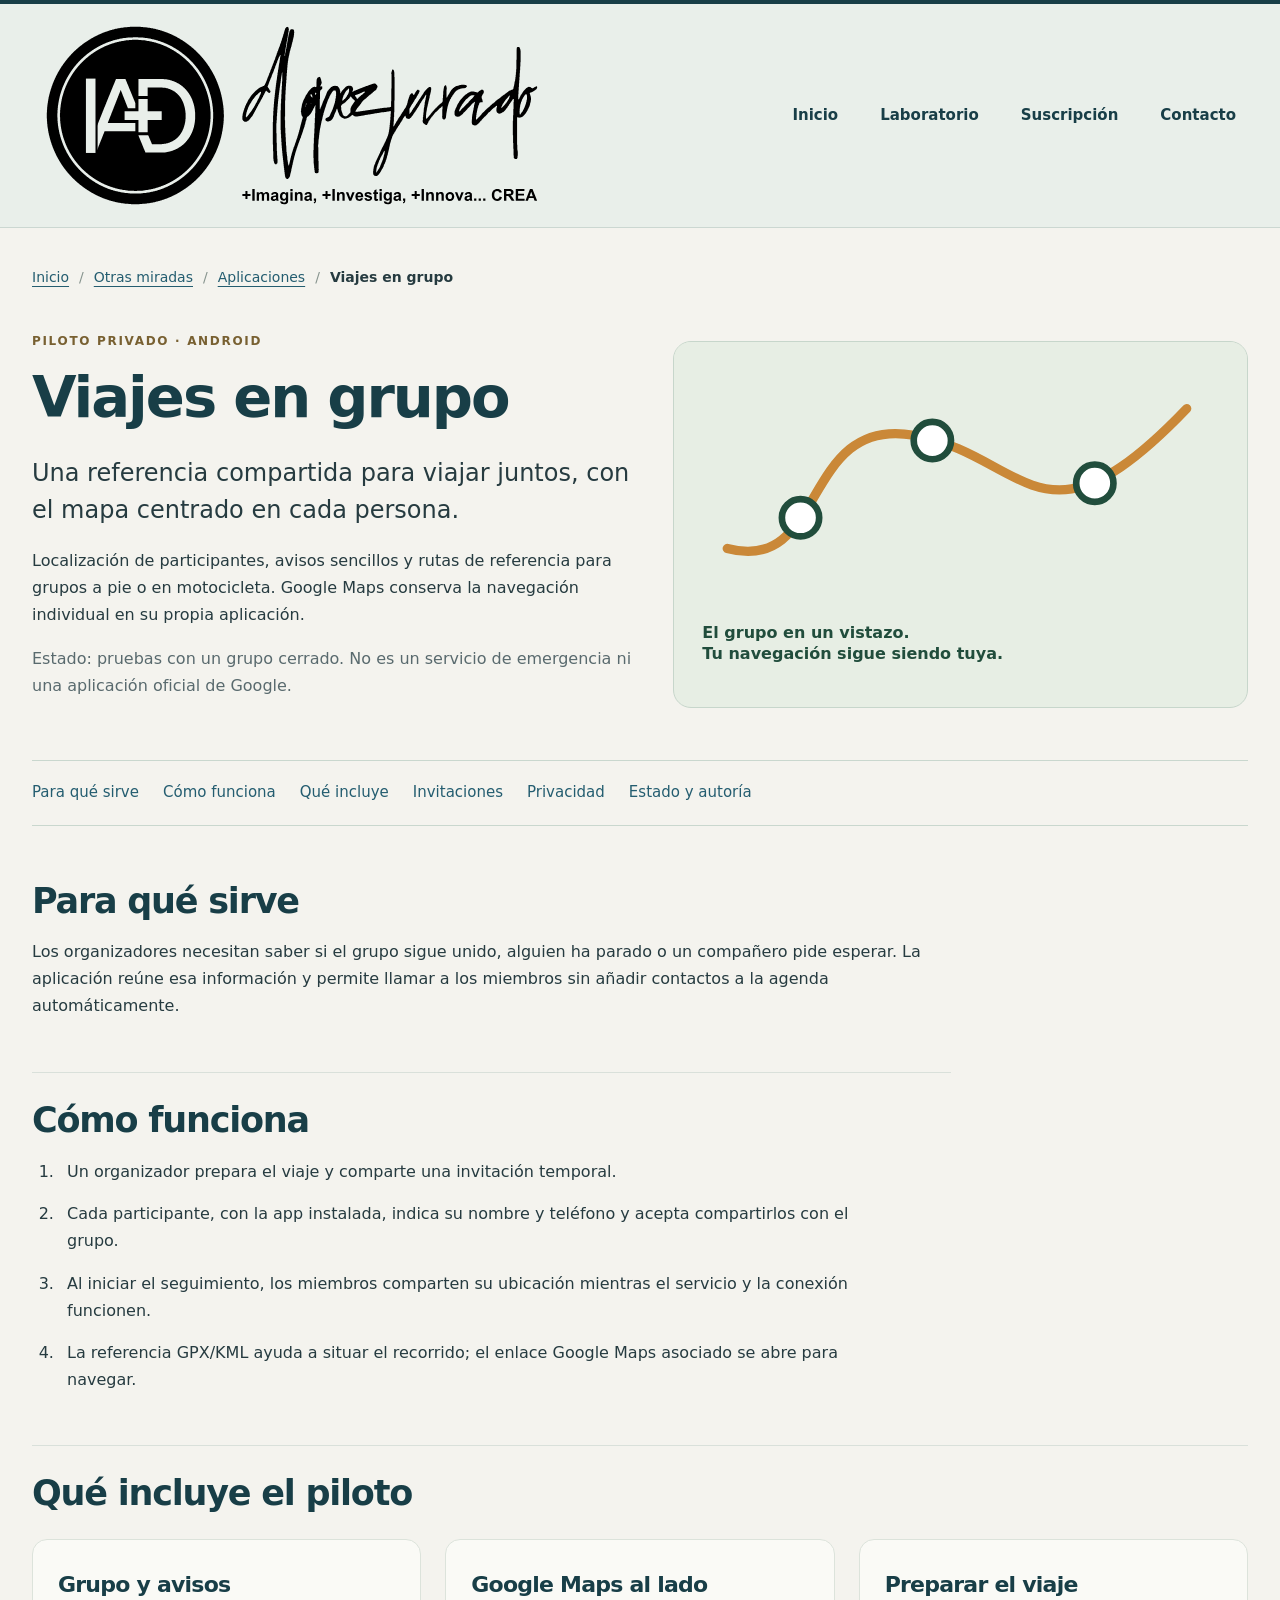
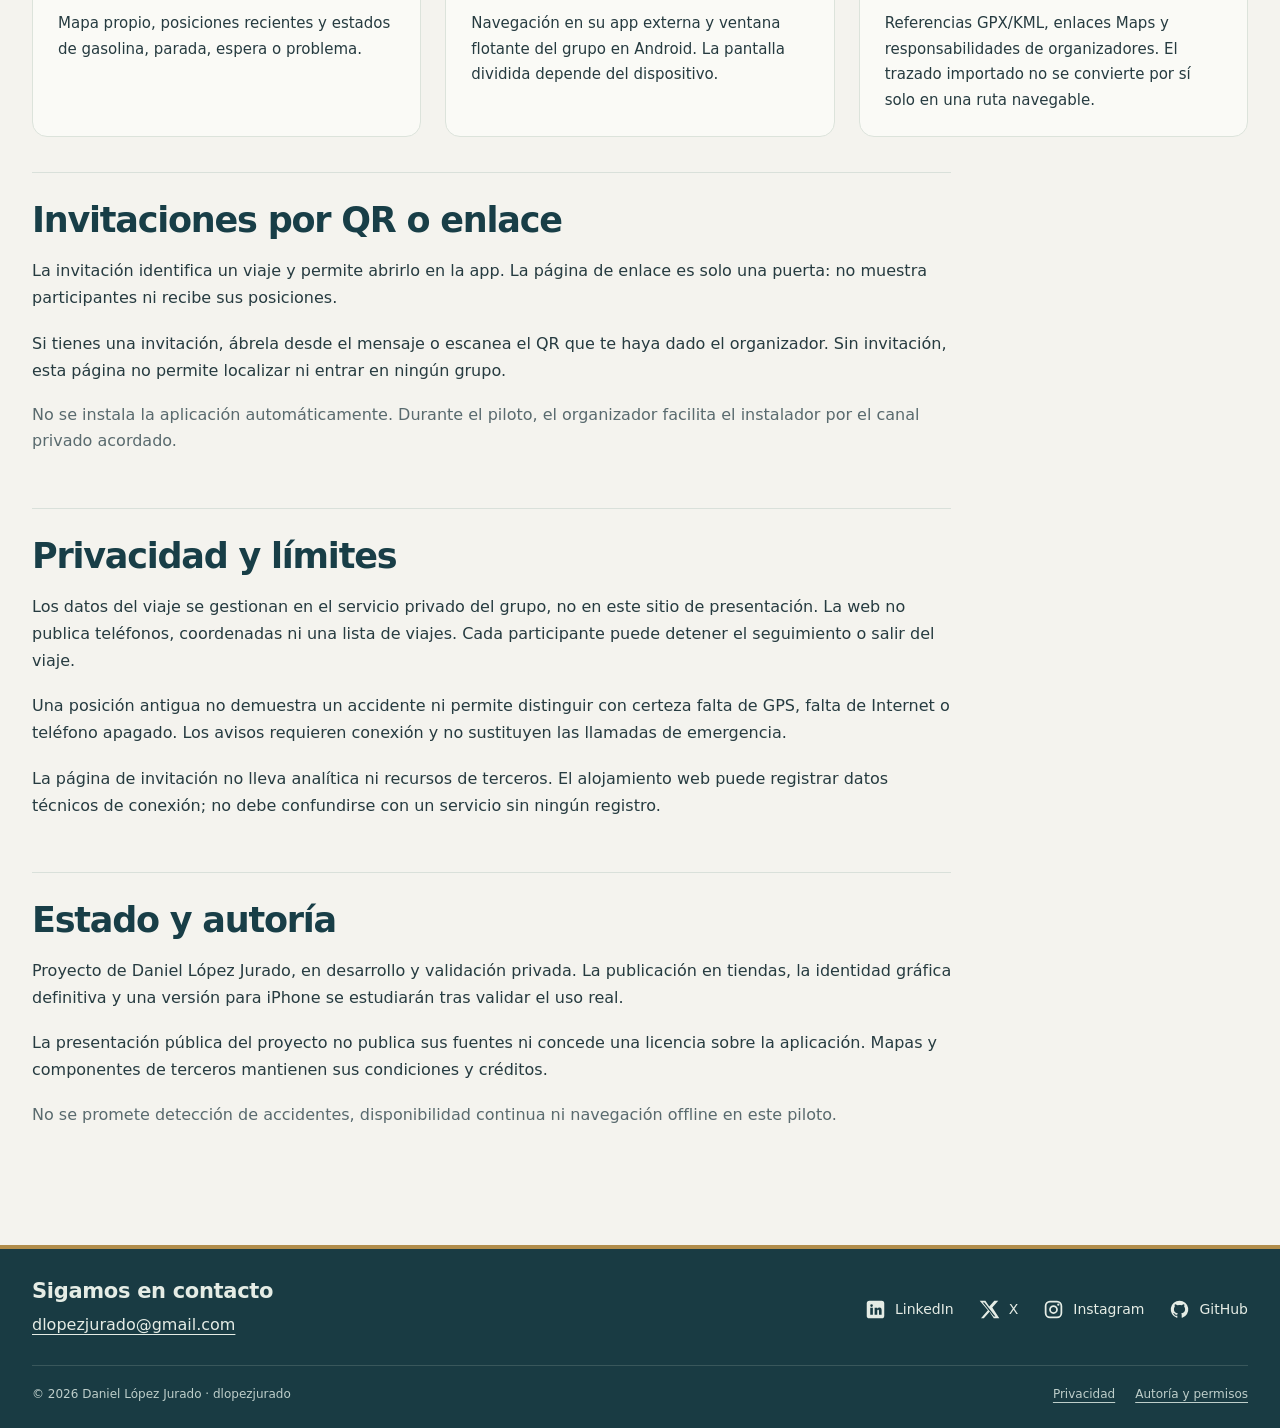
<file: otras-miradas/aplicaciones/viajes-en-grupo/index.html>
<!doctype html>
<html lang="es"><head><meta charset="utf-8"><meta name="viewport" content="width=device-width,initial-scale=1"><meta name="referrer" content="no-referrer"><title>Viajes en grupo · dlopezjurado</title><link rel="stylesheet" href="/assets/site-editorial.css"><link rel="stylesheet" href="/otras-miradas/aplicaciones/assets/aplicaciones.css"></head><body><a class="skip" href="#contenido">Saltar al contenido</a><header class="site-header"><div class="header-inner"><a class="brand-link" href="/index.html" aria-label="Ir a Inicio"><img class="brand" src="/assets/marca-web.svg" alt="dlopezjurado. +Imagina, +Investiga, +Innova... CREA" width="360" height="143"></a><nav class="site-nav" aria-label="Navegación principal"><a href="/index.html">Inicio</a><a href="/paneles/index.html">Laboratorio</a><a href="/avisos.html">Suscripción</a><a href="#contacto">Contacto</a></nav></div></header><main><nav class="breadcrumb" aria-label="Ruta de navegación"><a href="/">Inicio</a><span aria-hidden="true">/</span><a href="/en-preparacion.html">Otras miradas</a><span aria-hidden="true">/</span><a href="../">Aplicaciones</a><span aria-hidden="true">/</span><span aria-current="page">Viajes en grupo</span></nav>
<section class="project-intro" id="contenido"><div><p class="eyebrow">Piloto privado · Android</p><h1>Viajes en grupo</h1><p class="lead">Una referencia compartida para viajar juntos, con el mapa centrado en cada persona.</p><p>Localización de participantes, avisos sencillos y rutas de referencia para grupos a pie o en motocicleta. Google Maps conserva la navegación individual en su propia aplicación.</p><p class="note">Estado: pruebas con un grupo cerrado. No es un servicio de emergencia ni una aplicación oficial de Google.</p></div><div class="app-art-card"><svg class="app-route-art" viewBox="0 0 400 180" aria-hidden="true"><path d="M25 140C100 160 80 40 165 55S260 150 370 35"/><circle cx="80" cy="117" r="14"/><circle cx="179" cy="59" r="14"/><circle cx="301" cy="91" r="14"/></svg><p>El grupo en un vistazo.<br>Tu navegación sigue siendo tuya.</p></div></section>
<nav class="section-nav" aria-label="Secciones de la ficha"><a href="#uso">Para qué sirve</a><a href="#funcionamiento">Cómo funciona</a><a href="#disponible">Qué incluye</a><a href="#invitaciones">Invitaciones</a><a href="#privacidad">Privacidad</a><a href="#estado">Estado y autoría</a></nav>
<section class="detail-section prose" id="uso"><h2>Para qué sirve</h2><p>Los organizadores necesitan saber si el grupo sigue unido, alguien ha parado o un compañero pide esperar. La aplicación reúne esa información y permite llamar a los miembros sin añadir contactos a la agenda automáticamente.</p></section>
<section class="detail-section prose" id="funcionamiento"><h2>Cómo funciona</h2><ol class="steps"><li>Un organizador prepara el viaje y comparte una invitación temporal.</li><li>Cada participante, con la app instalada, indica su nombre y teléfono y acepta compartirlos con el grupo.</li><li>Al iniciar el seguimiento, los miembros comparten su ubicación mientras el servicio y la conexión funcionen.</li><li>La referencia GPX/KML ayuda a situar el recorrido; el enlace Google Maps asociado se abre para navegar.</li></ol></section>
<section class="detail-section" id="disponible"><h2>Qué incluye el piloto</h2><div class="feature-grid"><article><h3>Grupo y avisos</h3><p>Mapa propio, posiciones recientes y estados de gasolina, parada, espera o problema.</p></article><article><h3>Google Maps al lado</h3><p>Navegación en su app externa y ventana flotante del grupo en Android. La pantalla dividida depende del dispositivo.</p></article><article><h3>Preparar el viaje</h3><p>Referencias GPX/KML, enlaces Maps y responsabilidades de organizadores. El trazado importado no se convierte por sí solo en una ruta navegable.</p></article></div></section>
<section class="detail-section prose" id="invitaciones"><h2>Invitaciones por QR o enlace</h2><p>La invitación identifica un viaje y permite abrirlo en la app. La página de enlace es solo una puerta: no muestra participantes ni recibe sus posiciones.</p><p>Si tienes una invitación, ábrela desde el mensaje o escanea el QR que te haya dado el organizador. Sin invitación, esta página no permite localizar ni entrar en ningún grupo.</p><p class="note">No se instala la aplicación automáticamente. Durante el piloto, el organizador facilita el instalador por el canal privado acordado.</p></section>
<section class="detail-section prose" id="privacidad"><h2>Privacidad y límites</h2><p>Los datos del viaje se gestionan en el servicio privado del grupo, no en este sitio de presentación. La web no publica teléfonos, coordenadas ni una lista de viajes. Cada participante puede detener el seguimiento o salir del viaje.</p><p>Una posición antigua no demuestra un accidente ni permite distinguir con certeza falta de GPS, falta de Internet o teléfono apagado. Los avisos requieren conexión y no sustituyen las llamadas de emergencia.</p><p>La página de invitación no lleva analítica ni recursos de terceros. El alojamiento web puede registrar datos técnicos de conexión; no debe confundirse con un servicio sin ningún registro.</p></section>
<section class="detail-section prose" id="estado"><h2>Estado y autoría</h2><p>Proyecto de Daniel López Jurado, en desarrollo y validación privada. La publicación en tiendas, la identidad gráfica definitiva y una versión para iPhone se estudiarán tras validar el uso real.</p><p>La presentación pública del proyecto no publica sus fuentes ni concede una licencia sobre la aplicación. Mapas y componentes de terceros mantienen sus condiciones y créditos.</p><p class="note">No se promete detección de accidentes, disponibilidad continua ni navegación offline en este piloto.</p></section></main><footer class="site-footer" id="contacto"><div class="footer-inner"><div class="footer-top"><div><h2>Sigamos en contacto</h2><a class="footer-email" href="mailto:dlopezjurado@gmail.com">dlopezjurado@gmail.com</a></div><nav class="social" aria-label="Redes y perfiles"><a href="https://www.linkedin.com/in/daniellopezjurado/" target="_blank" rel="noopener noreferrer"><svg viewBox="0 0 24 24" aria-hidden="true"><rect x="2" y="2" width="20" height="20" rx="3" fill="currentColor"/><path d="M6 10h3v8H6zm1.5-4a1.5 1.5 0 1 0 0 3 1.5 1.5 0 0 0 0-3zm3.5 4h3v1c.7-.8 1.5-1.2 2.5-1.2 2 0 2.5 1.3 2.5 3.4V18h-3v-4.2c0-1-.3-1.5-1-1.5s-1 .5-1 1.5V18h-3z" fill="var(--icon-cut,#fff)"/></svg><span>LinkedIn</span></a><a href="https://x.com/FotoDaniMoto" target="_blank" rel="noopener noreferrer"><svg viewBox="0 0 24 24" aria-hidden="true"><path fill="currentColor" d="M18.9 2H22l-6.8 7.8L23.2 22h-6.3L12 14.6 5.5 22H2.3l7.9-9.1L.8 2h6.5l4.4 6.7L17.5 2h1.4ZM17 20h1.8L6.1 4H4.2L17 20Z"/></svg><span>X</span></a><a href="https://www.instagram.com/dlopezjurado.lab/" target="_blank" rel="noopener noreferrer"><svg viewBox="0 0 24 24" aria-hidden="true"><rect x="3" y="3" width="18" height="18" rx="5" fill="none" stroke="currentColor" stroke-width="2"/><circle cx="12" cy="12" r="4" fill="none" stroke="currentColor" stroke-width="2"/><circle cx="17.5" cy="6.5" r="1.3" fill="currentColor"/></svg><span>Instagram</span></a><a href="https://github.com/dlopezjurado" target="_blank" rel="noopener noreferrer"><svg viewBox="0 0 24 24" aria-hidden="true"><path fill="currentColor" d="M12 2a10 10 0 0 0-3.16 19.49c.5.09.68-.22.68-.48v-1.86c-2.78.6-3.37-1.18-3.37-1.18-.45-1.16-1.11-1.47-1.11-1.47-.91-.62.07-.61.07-.61 1 .07 1.53 1.03 1.53 1.03.9 1.53 2.34 1.09 2.91.83.09-.65.35-1.09.64-1.34-2.22-.25-4.56-1.11-4.56-4.94 0-1.09.39-1.98 1.03-2.68-.1-.25-.45-1.27.1-2.65 0 0 .84-.27 2.75 1.03A9.5 9.5 0 0 1 12 6.83c.85 0 1.71.11 2.51.34 1.91-1.3 2.75-1.03 2.75-1.03.55 1.38.2 2.4.1 2.65.64.7 1.03 1.59 1.03 2.68 0 3.84-2.34 4.69-4.57 4.94.36.31.68.92.68 1.85v2.75c0 .27.18.58.69.48A10 10 0 0 0 12 2z"/></svg><span>GitHub</span></a></nav></div><div class="footer-bottom"><span>© 2026 Daniel López Jurado · dlopezjurado</span><nav aria-label="Información del sitio"><a href="/privacidad-avisos.html">Privacidad</a><a href="/permisos.html">Autoría y permisos</a></nav></div></div></footer></body></html>
</file>
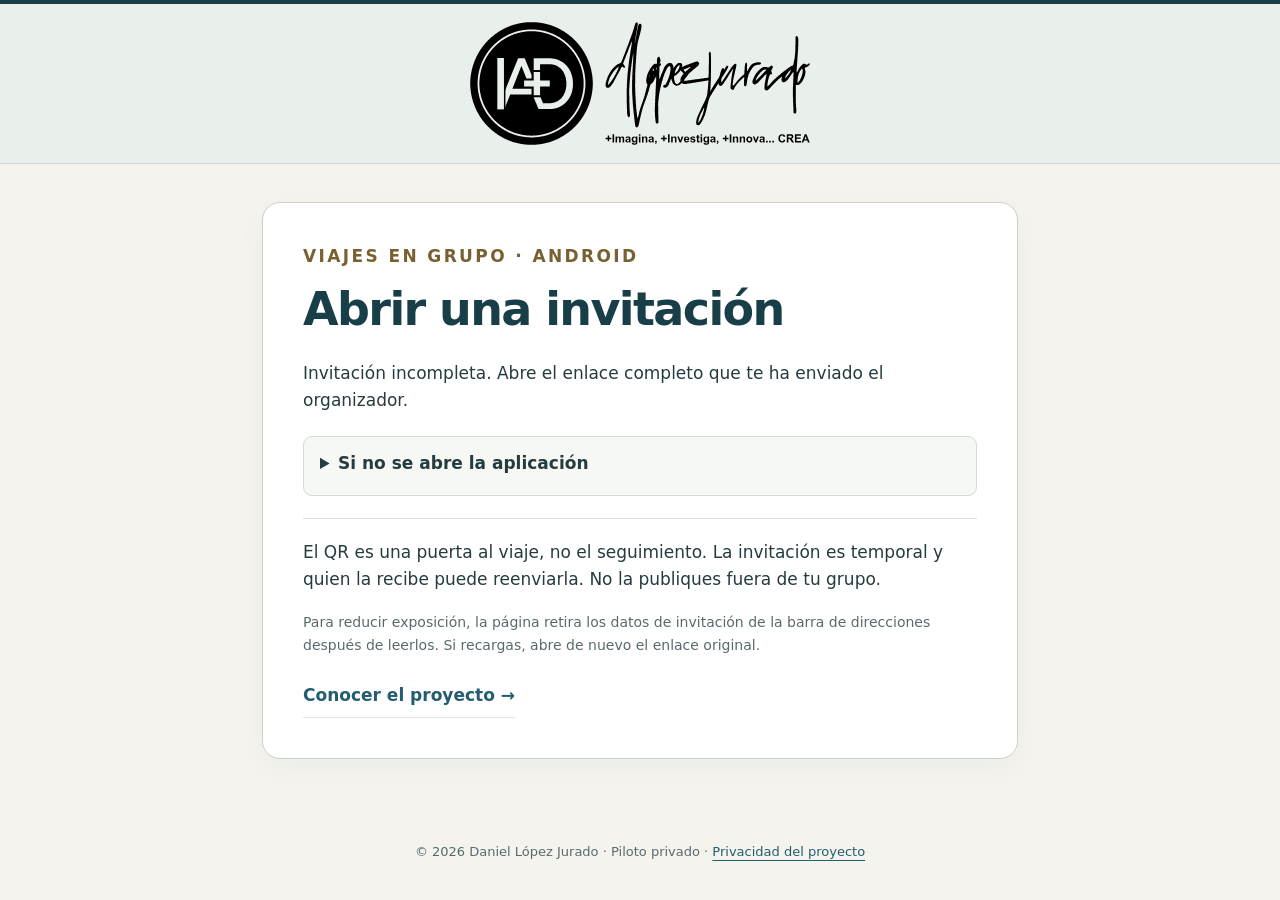
<file: otras-miradas/aplicaciones/viajes-en-grupo/invitacion/index.html>
<!doctype html>
<html lang="es"><head><meta charset="utf-8"><meta name="viewport" content="width=device-width,initial-scale=1"><meta name="referrer" content="no-referrer"><meta name="robots" content="noindex,nofollow"><meta http-equiv="Content-Security-Policy" content="default-src 'self'; script-src 'self'; style-src 'self'; img-src 'self'; connect-src 'none'; object-src 'none'; base-uri 'none'; form-action 'none'"><title>Invitación · Viajes en grupo</title><link rel="stylesheet" href="/assets/site-editorial.css"><link rel="stylesheet" href="/otras-miradas/aplicaciones/assets/aplicaciones.css"><script defer src="invitacion.js"></script></head>
<body class="invite-page"><header class="site-header"><div class="header-inner"><a class="brand-link" href="/" aria-label="Ir a Inicio"><img class="brand" src="/assets/marca-web.svg" alt="dlopezjurado. +Imagina, +Investiga, +Innova... CREA" width="360" height="143"></a></div></header>
<main id="contenido" class="invite-main"><section class="invite-card" aria-labelledby="invite-title"><p class="eyebrow">Viajes en grupo · Android</p><h1 id="invite-title">Abrir una invitación</h1><p id="invite-message" role="status" aria-live="polite">Comprobando el formato de la invitación…</p><div id="invite-valid" hidden><p class="invite-name" id="invite-name"></p><p class="note">Nombre indicado en el enlace, sin verificar todavía. La app comprobará el viaje y la vigencia en el servidor antes de admitir tu entrada.</p><a class="button primary invite-open" id="open-app" aria-disabled="true">Abrir en Viajes</a><p>La aplicación te pedirá nombre, teléfono y aceptación. Esta página no pide esos datos ni recibe tu ubicación.</p></div>
<noscript><p>Activa JavaScript para leer esta invitación o escribe en la app el código de seis cifras que te dé el organizador.</p></noscript>
<details><summary>Si no se abre la aplicación</summary><ol><li>Comprueba que tienes instalada la APK privada de Viajes.</li><li>Abre este enlace en el navegador habitual del teléfono y pulsa de nuevo Abrir en Viajes.</li><li>Como alternativa, abre Viajes → Grupo → Escanear QR o introduce el código de seis cifras del organizador.</li><li>Si la invitación caducó, pide una nueva. No hace falta crear una cuenta en GitHub ni Supabase.</li></ol><p class="note">En iPhone este piloto Android no se puede instalar. La distribución de iPhone se estudiará en una fase posterior.</p></details>
<p class="invite-privacy">El QR es una puerta al viaje, no el seguimiento. La invitación es temporal y quien la recibe puede reenviarla. No la publiques fuera de tu grupo.</p><p class="note">Para reducir exposición, la página retira los datos de invitación de la barra de direcciones después de leerlos. Si recargas, abre de nuevo el enlace original.</p><a class="text-link" href="../">Conocer el proyecto →</a></section></main>
<footer class="invite-footer">© 2026 Daniel López Jurado · Piloto privado · <a href="../#privacidad">Privacidad del proyecto</a></footer></body></html>
</file>
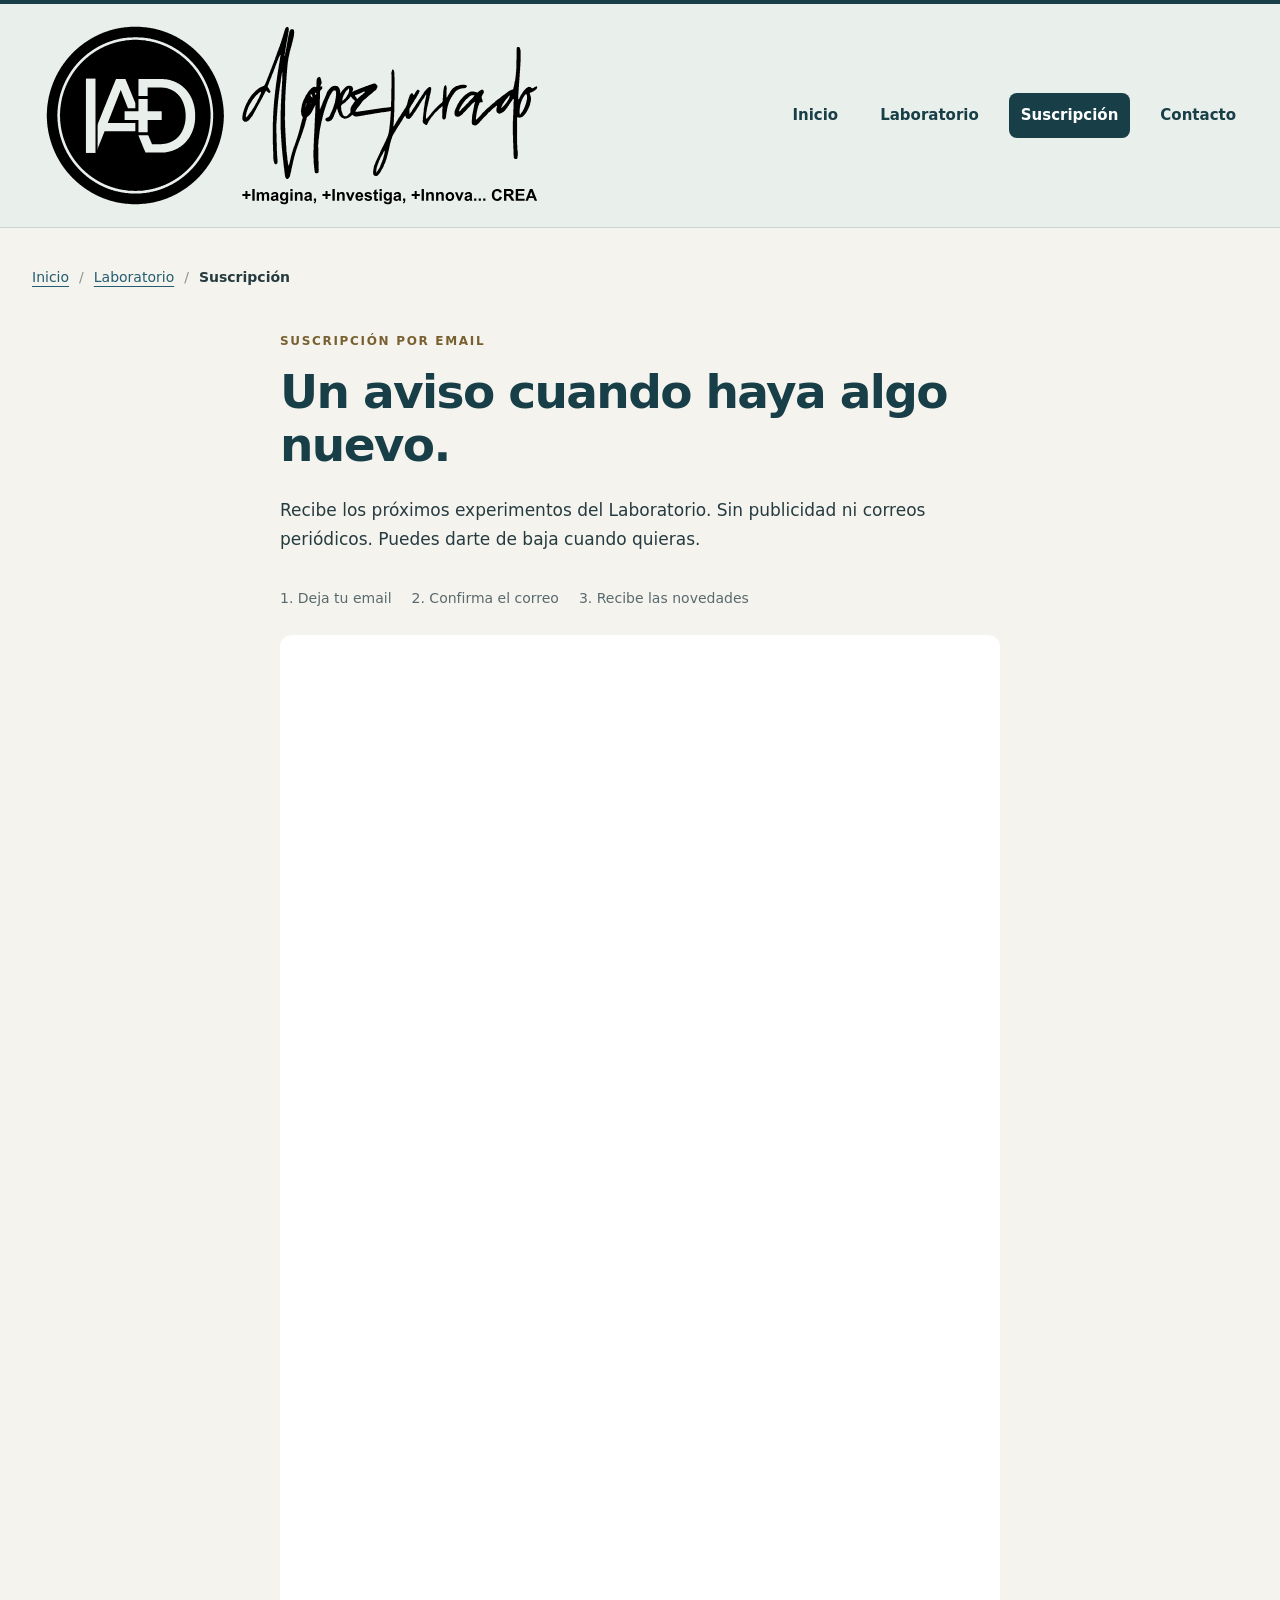
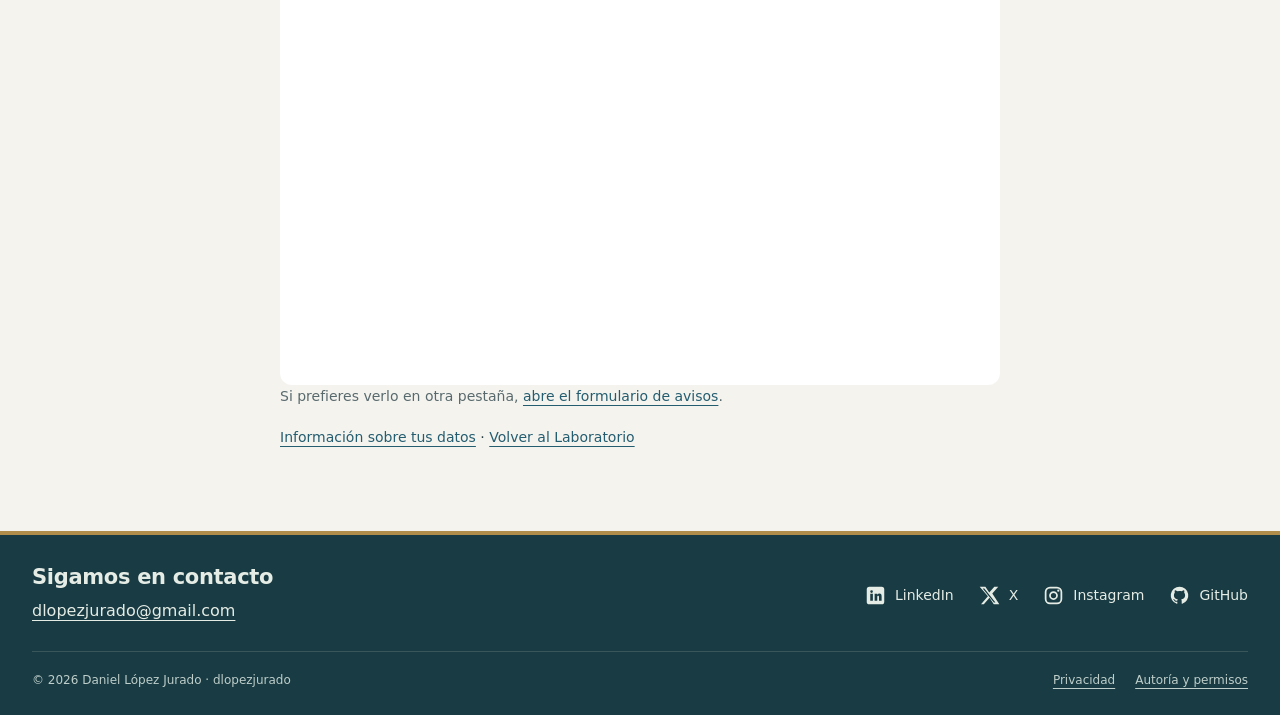
<file: avisos.html>
<!doctype html>
<html lang="es"><head><meta charset="utf-8"><meta name="viewport" content="width=device-width,initial-scale=1"><title>Suscripción por email · Laboratorio</title><link rel="stylesheet" href="assets/site-editorial.css"><script defer src="assets/site-interactions.js"></script></head><body><a class="skip" href="#contenido">Saltar al contenido</a><header class="site-header"><div class="header-inner"><a class="brand-link" href="index.html" aria-label="Ir a Inicio"><img class="brand" src="assets/marca-web.svg" alt="dlopezjurado. +Imagina, +Investiga, +Innova... CREA" width="360" height="143"></a><nav class="site-nav" aria-label="Navegación principal"><a href="index.html">Inicio</a><a href="paneles/index.html">Laboratorio</a><a href="avisos.html" aria-current="page">Suscripción</a><a href="#contacto">Contacto</a></nav></div></header><main><nav class="breadcrumb" aria-label="Ruta de navegación"><a href="index.html">Inicio</a><span aria-hidden="true">/</span><a href="paneles/index.html">Laboratorio</a><span aria-hidden="true">/</span><span aria-current="page">Suscripción</span></nav><section class="form-wrap" id="contenido" aria-labelledby="titulo-avisos"><header class="form-intro"><p class="eyebrow">Suscripción por email</p><h1 id="titulo-avisos">Un aviso cuando haya algo nuevo.</h1><p>Recibe los próximos experimentos del Laboratorio. Sin publicidad ni correos periódicos. Puedes darte de baja cuando quieras.</p></header><div class="form-steps" aria-label="Cómo suscribirte"><span>1. Deja tu email</span><span>2. Confirma el correo</span><span>3. Recibe las novedades</span></div><!-- FORMULARIO-BREVO-INICIO --><iframe src="https://1a26eb2f.sibforms.com/v2/serve/[base64]" title="Apuntarme a avisos de nuevos experimentos del Laboratorio" loading="lazy" style="display:block;width:100%;height:1350px;border:0;border-radius:12px;background:white" referrerpolicy="strict-origin-when-cross-origin"></iframe><p class="note">Si prefieres verlo en otra pestaña, <a href="https://1a26eb2f.sibforms.com/serve/[base64]" target="_blank" rel="noopener noreferrer">abre el formulario de avisos</a>.</p><!-- FORMULARIO-BREVO-FIN --><p class="privacy-line"><a href="privacidad-avisos.html">Información sobre tus datos</a> · <a href="paneles/index.html">Volver al Laboratorio</a></p></section></main><footer class="site-footer" id="contacto"><div class="footer-inner"><div class="footer-top"><div><h2>Sigamos en contacto</h2><a class="footer-email" href="mailto:dlopezjurado@gmail.com">dlopezjurado@gmail.com</a></div><nav class="social" aria-label="Redes y perfiles"><a href="https://www.linkedin.com/in/daniellopezjurado/" target="_blank" rel="noopener noreferrer"><svg viewBox="0 0 24 24" aria-hidden="true"><rect x="2" y="2" width="20" height="20" rx="3" fill="currentColor"/><path d="M6 10h3v8H6zm1.5-4a1.5 1.5 0 1 0 0 3 1.5 1.5 0 0 0 0-3zm3.5 4h3v1c.7-.8 1.5-1.2 2.5-1.2 2 0 2.5 1.3 2.5 3.4V18h-3v-4.2c0-1-.3-1.5-1-1.5s-1 .5-1 1.5V18h-3z" fill="var(--icon-cut,#fff)"/></svg><span>LinkedIn</span></a><a href="https://x.com/FotoDaniMoto" target="_blank" rel="noopener noreferrer"><svg viewBox="0 0 24 24" aria-hidden="true"><path fill="currentColor" d="M18.9 2H22l-6.8 7.8L23.2 22h-6.3L12 14.6 5.5 22H2.3l7.9-9.1L.8 2h6.5l4.4 6.7L17.5 2h1.4ZM17 20h1.8L6.1 4H4.2L17 20Z"/></svg><span>X</span></a><a href="https://www.instagram.com/dlopezjurado.lab/" target="_blank" rel="noopener noreferrer"><svg viewBox="0 0 24 24" aria-hidden="true"><rect x="3" y="3" width="18" height="18" rx="5" fill="none" stroke="currentColor" stroke-width="2"/><circle cx="12" cy="12" r="4" fill="none" stroke="currentColor" stroke-width="2"/><circle cx="17.5" cy="6.5" r="1.3" fill="currentColor"/></svg><span>Instagram</span></a><a href="https://github.com/dlopezjurado" target="_blank" rel="noopener noreferrer"><svg viewBox="0 0 24 24" aria-hidden="true"><path fill="currentColor" d="M12 2a10 10 0 0 0-3.16 19.49c.5.09.68-.22.68-.48v-1.86c-2.78.6-3.37-1.18-3.37-1.18-.45-1.16-1.11-1.47-1.11-1.47-.91-.62.07-.61.07-.61 1 .07 1.53 1.03 1.53 1.03.9 1.53 2.34 1.09 2.91.83.09-.65.35-1.09.64-1.34-2.22-.25-4.56-1.11-4.56-4.94 0-1.09.39-1.98 1.03-2.68-.1-.25-.45-1.27.1-2.65 0 0 .84-.27 2.75 1.03A9.5 9.5 0 0 1 12 6.83c.85 0 1.71.11 2.51.34 1.91-1.3 2.75-1.03 2.75-1.03.55 1.38.2 2.4.1 2.65.64.7 1.03 1.59 1.03 2.68 0 3.84-2.34 4.69-4.57 4.94.36.31.68.92.68 1.85v2.75c0 .27.18.58.69.48A10 10 0 0 0 12 2z"/></svg><span>GitHub</span></a></nav></div><div class="footer-bottom"><span>© 2026 Daniel López Jurado · dlopezjurado</span><nav aria-label="Información del sitio"><a href="privacidad-avisos.html">Privacidad</a><a href="permisos.html">Autoría y permisos</a></nav></div></div></footer><script id="dlp-goatcounter-bootstrap">if(location.hostname==="dlopezjurado.github.io"){const s=document.createElement("script");s.dataset.goatcounter="https://dlopezjurado.goatcounter.com/count";s.src="https://gc.zgo.at/count.js";s.async=true;document.head.append(s);}</script></body></html>
</file>
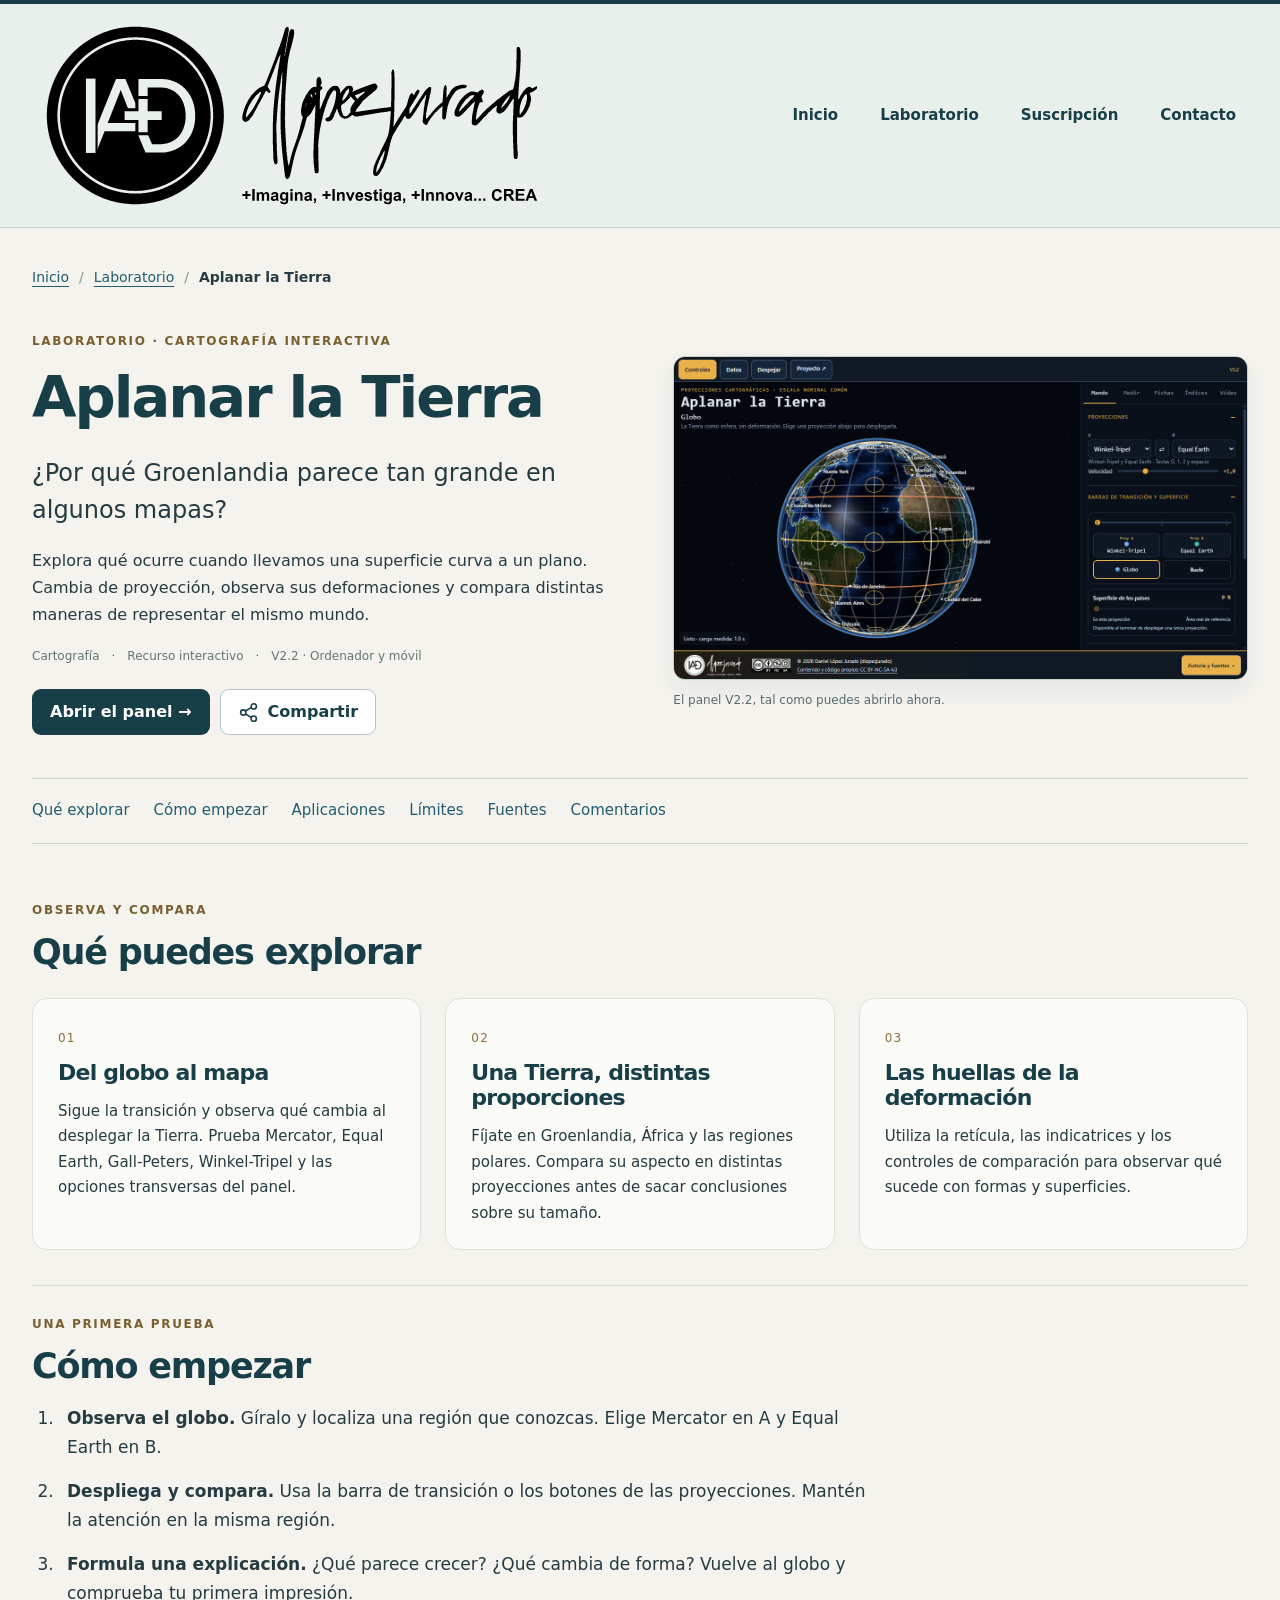
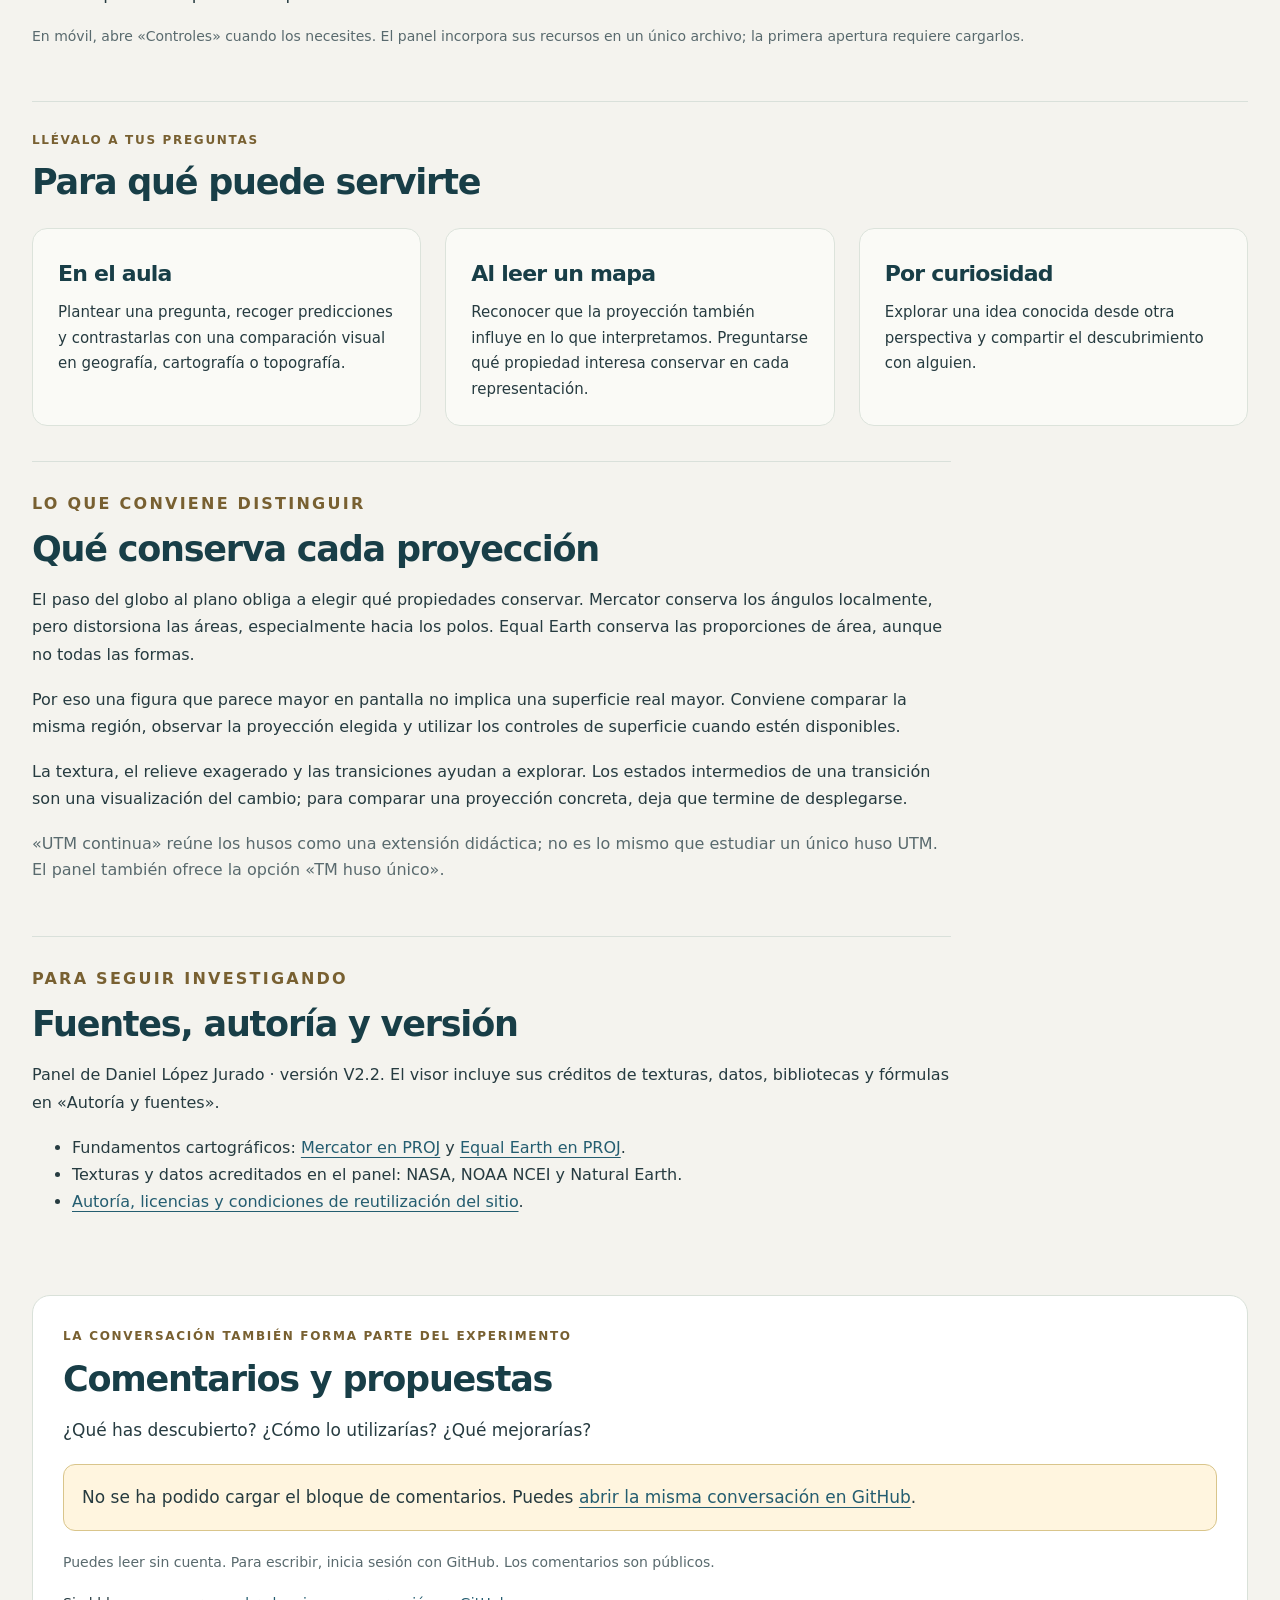
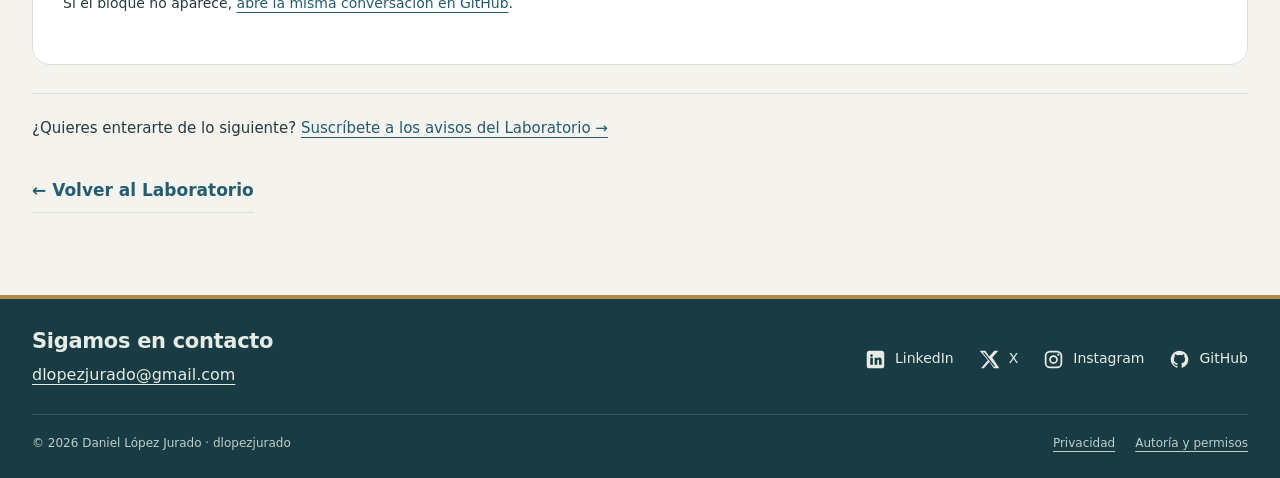
<file: compartir-aplanar.html>
<!doctype html>
<html lang="es"><head><meta charset="utf-8"><meta name="viewport" content="width=device-width,initial-scale=1"><title>Aplanar la Tierra · Explorar, aprender y comentar</title><link rel="stylesheet" href="assets/site-editorial.css"><meta name="description" content="Explora cómo cambia el mundo al representarlo en un mapa. Un panel interactivo de Daniel López Jurado para comparar proyecciones y poner a prueba tu intuición.">
<link rel="canonical" href="https://dlopezjurado.github.io/compartir-aplanar.html">
<meta property="og:type" content="website"><meta property="og:locale" content="es_ES">
<meta property="og:title" content="¿Por qué Groenlandia parece tan grande en algunos mapas?">
<meta property="og:description" content="Aplanar la Tierra: cambia de proyección, compara y pon a prueba tu intuición. Un recurso interactivo de Daniel López Jurado.">
<meta property="og:url" content="https://dlopezjurado.github.io/compartir-aplanar.html">
<meta property="og:image" content="https://dlopezjurado.github.io/assets/aplanar-la-tierra.jpg">
<meta property="og:image:alt" content="Vista real del panel Aplanar la Tierra, con mapa, controles y firma del autor."><meta name="twitter:card" content="summary_large_image"><script defer src="assets/site-interactions.js"></script></head><body><a class="skip" href="#contenido">Saltar al contenido</a><header class="site-header"><div class="header-inner"><a class="brand-link" href="index.html" aria-label="Ir a Inicio"><img class="brand" src="assets/marca-web.svg" alt="dlopezjurado. +Imagina, +Investiga, +Innova... CREA" width="360" height="143"></a><nav class="site-nav" aria-label="Navegación principal"><a href="index.html">Inicio</a><a href="paneles/index.html">Laboratorio</a><a href="avisos.html">Suscripción</a><a href="#contacto">Contacto</a></nav></div></header><main><nav class="breadcrumb" aria-label="Ruta de navegación"><a href="index.html">Inicio</a><span aria-hidden="true">/</span><a href="paneles/index.html">Laboratorio</a><span aria-hidden="true">/</span><span aria-current="page">Aplanar la Tierra</span></nav>
<article id="contenido"><header class="project-intro"><div><p class="eyebrow">Laboratorio · Cartografía interactiva</p><h1>Aplanar la Tierra</h1><p class="lead">¿Por qué Groenlandia parece tan grande en algunos mapas?</p><p>Explora qué ocurre cuando llevamos una superficie curva a un plano. Cambia de proyección, observa sus deformaciones y compara distintas maneras de representar el mismo mundo.</p><div class="tags"><span>Cartografía</span><span>Recurso interactivo</span><span>V2.2 · Ordenador y móvil</span></div><nav class="actions" aria-label="Acciones del proyecto"><a class="button primary" href="paneles/aplanar-la-tierra/index.html">Abrir el panel →</a><button class="button secondary" type="button" data-share-aplanar><svg viewBox="0 0 24 24" width="21" height="21" aria-hidden="true" focusable="false"><g fill="none" stroke="currentColor" stroke-width="1.8"><path d="m8.6 10.3 6.8-4.1m-6.8 7.5 6.8 4.1"/><circle cx="6" cy="12" r="3"/><circle cx="18" cy="5" r="3"/><circle cx="18" cy="19" r="3"/></g></svg><span>Compartir</span></button></nav></div><figure class="current-preview"><a href="paneles/aplanar-la-tierra/index.html"><img src="assets/aplanar-v22-escritorio.png" width="1280" height="720" alt="Vista actual de Aplanar la Tierra V2.2: globo y controles de escritorio"></a><figcaption>El panel V2.2, tal como puedes abrirlo ahora.</figcaption></figure></header>
<nav class="section-nav" aria-label="Apartados de esta ficha"><a href="#detalles">Qué explorar</a><a href="#empezar">Cómo empezar</a><a href="#aplicaciones">Aplicaciones</a><a href="#limites">Límites</a><a href="#fuentes">Fuentes</a><a href="#comentarios">Comentarios</a></nav>
<section class="detail-section" id="detalles" aria-labelledby="titulo-explorar"><p class="eyebrow">Observa y compara</p><h2 id="titulo-explorar">Qué puedes explorar</h2><div class="feature-grid"><article><span class="step-number">01</span><h3>Del globo al mapa</h3><p>Sigue la transición y observa qué cambia al desplegar la Tierra. Prueba Mercator, Equal Earth, Gall-Peters, Winkel-Tripel y las opciones transversas del panel.</p></article><article><span class="step-number">02</span><h3>Una Tierra, distintas proporciones</h3><p>Fíjate en Groenlandia, África y las regiones polares. Compara su aspecto en distintas proyecciones antes de sacar conclusiones sobre su tamaño.</p></article><article><span class="step-number">03</span><h3>Las huellas de la deformación</h3><p>Utiliza la retícula, las indicatrices y los controles de comparación para observar qué sucede con formas y superficies.</p></article></div></section>
<section class="detail-section" id="empezar" aria-labelledby="prueba"><p class="eyebrow">Una primera prueba</p><h2 id="prueba">Cómo empezar</h2><ol class="steps"><li><strong>Observa el globo.</strong> Gíralo y localiza una región que conozcas. Elige Mercator en A y Equal Earth en B.</li><li><strong>Despliega y compara.</strong> Usa la barra de transición o los botones de las proyecciones. Mantén la atención en la misma región.</li><li><strong>Formula una explicación.</strong> ¿Qué parece crecer? ¿Qué cambia de forma? Vuelve al globo y comprueba tu primera impresión.</li></ol><p class="note">En móvil, abre «Controles» cuando los necesites. El panel incorpora sus recursos en un único archivo; la primera apertura requiere cargarlos.</p></section>
<section class="detail-section" id="aplicaciones" aria-labelledby="titulo-aplicaciones"><p class="eyebrow">Llévalo a tus preguntas</p><h2 id="titulo-aplicaciones">Para qué puede servirte</h2><div class="feature-grid"><article><h3>En el aula</h3><p>Plantear una pregunta, recoger predicciones y contrastarlas con una comparación visual en geografía, cartografía o topografía.</p></article><article><h3>Al leer un mapa</h3><p>Reconocer que la proyección también influye en lo que interpretamos. Preguntarse qué propiedad interesa conservar en cada representación.</p></article><article><h3>Por curiosidad</h3><p>Explorar una idea conocida desde otra perspectiva y compartir el descubrimiento con alguien.</p></article></div></section>
<section class="detail-section prose" id="limites" aria-labelledby="titulo-limites"><p class="eyebrow">Lo que conviene distinguir</p><h2 id="titulo-limites">Qué conserva cada proyección</h2><p>El paso del globo al plano obliga a elegir qué propiedades conservar. Mercator conserva los ángulos localmente, pero distorsiona las áreas, especialmente hacia los polos. Equal Earth conserva las proporciones de área, aunque no todas las formas.</p><p>Por eso una figura que parece mayor en pantalla no implica una superficie real mayor. Conviene comparar la misma región, observar la proyección elegida y utilizar los controles de superficie cuando estén disponibles.</p><p>La textura, el relieve exagerado y las transiciones ayudan a explorar. Los estados intermedios de una transición son una visualización del cambio; para comparar una proyección concreta, deja que termine de desplegarse.</p><p class="note">«UTM continua» reúne los husos como una extensión didáctica; no es lo mismo que estudiar un único huso UTM. El panel también ofrece la opción «TM huso único».</p></section>
<section class="detail-section prose" id="fuentes" aria-labelledby="titulo-fuentes"><p class="eyebrow">Para seguir investigando</p><h2 id="titulo-fuentes">Fuentes, autoría y versión</h2><p>Panel de Daniel López Jurado · versión V2.2. El visor incluye sus créditos de texturas, datos, bibliotecas y fórmulas en «Autoría y fuentes».</p><ul><li>Fundamentos cartográficos: <a href="https://proj.org/en/stable/operations/projections/merc.html" target="_blank" rel="noopener noreferrer">Mercator en PROJ</a> y <a href="https://proj.org/en/stable/operations/projections/eqearth.html" target="_blank" rel="noopener noreferrer">Equal Earth en PROJ</a>.</li><li>Texturas y datos acreditados en el panel: NASA, NOAA NCEI y Natural Earth.</li><li><a href="permisos.html">Autoría, licencias y condiciones de reutilización del sitio</a>.</li></ul></section>
<section class="comments-card" id="comentarios" aria-labelledby="titulo-comentarios"><p class="eyebrow">La conversación también forma parte del experimento</p><h2 id="titulo-comentarios">Comentarios y propuestas</h2><p>¿Qué has descubierto? ¿Cómo lo utilizarías? ¿Qué mejorarías?</p><div class="giscus"></div><script>
/* La ficha local mantiene un acceso público claro; HTTP/HTTPS muestra la discusión 1. */
(()=>{'use strict';const slot=document.querySelector('.giscus');
if(location.protocol==='file:'){
 slot.style.minHeight='0';slot.innerHTML='<div class="file-comment-notice"><p><strong>Los comentarios siguen en la ficha pública.</strong></p><p>Esta copia local no puede mostrar el bloque incrustado. <a href="https://dlopezjurado.github.io/compartir-aplanar.html#comentarios">Leer y comentar ahora en la ficha pública →</a></p><p class="note">También podrás verlos en esta candidata al abrirla mediante el acceso con QR.</p></div>';return;
}
const script=document.createElement('script');const attrs={'src':'https://giscus.app/client.js','data-repo':'dlopezjurado/dlopezjurado.github.io','data-repo-id':'R_kgDOVD6jgg','data-mapping':'number','data-term':'1','data-strict':'0','data-reactions-enabled':'1','data-emit-metadata':'0','data-input-position':'top','data-theme':'light','data-lang':'es','data-loading':'lazy','crossorigin':'anonymous'};
Object.entries(attrs).forEach(([key,value])=>script.setAttribute(key,value));script.async=true;
script.onerror=()=>{slot.style.minHeight='0';slot.innerHTML='<p class="file-comment-notice">No se ha podido cargar el bloque de comentarios. Puedes <a href="https://github.com/dlopezjurado/dlopezjurado.github.io/discussions/1">abrir la misma conversación en GitHub</a>.</p>';};slot.after(script);
})();
</script><p class="note">Puedes leer sin cuenta. Para escribir, inicia sesión con GitHub. Los comentarios son públicos.</p><p class="comments-fallback">Si el bloque no aparece, <a href="https://github.com/dlopezjurado/dlopezjurado.github.io/discussions/1">abre la misma conversación en GitHub</a>.</p></section><p class="subscribe-link" id="avisos-proyecto">¿Quieres enterarte de lo siguiente? <a href="avisos.html">Suscríbete a los avisos del Laboratorio →</a></p><p><a class="text-link" href="paneles/index.html">← Volver al Laboratorio</a></p></article>
</main><footer class="site-footer" id="contacto"><div class="footer-inner"><div class="footer-top"><div><h2>Sigamos en contacto</h2><a class="footer-email" href="mailto:dlopezjurado@gmail.com">dlopezjurado@gmail.com</a></div><nav class="social" aria-label="Redes y perfiles"><a href="https://www.linkedin.com/in/daniellopezjurado/" target="_blank" rel="noopener noreferrer"><svg viewBox="0 0 24 24" aria-hidden="true"><rect x="2" y="2" width="20" height="20" rx="3" fill="currentColor"/><path d="M6 10h3v8H6zm1.5-4a1.5 1.5 0 1 0 0 3 1.5 1.5 0 0 0 0-3zm3.5 4h3v1c.7-.8 1.5-1.2 2.5-1.2 2 0 2.5 1.3 2.5 3.4V18h-3v-4.2c0-1-.3-1.5-1-1.5s-1 .5-1 1.5V18h-3z" fill="var(--icon-cut,#fff)"/></svg><span>LinkedIn</span></a><a href="https://x.com/FotoDaniMoto" target="_blank" rel="noopener noreferrer"><svg viewBox="0 0 24 24" aria-hidden="true"><path fill="currentColor" d="M18.9 2H22l-6.8 7.8L23.2 22h-6.3L12 14.6 5.5 22H2.3l7.9-9.1L.8 2h6.5l4.4 6.7L17.5 2h1.4ZM17 20h1.8L6.1 4H4.2L17 20Z"/></svg><span>X</span></a><a href="https://www.instagram.com/dlopezjurado.lab/" target="_blank" rel="noopener noreferrer"><svg viewBox="0 0 24 24" aria-hidden="true"><rect x="3" y="3" width="18" height="18" rx="5" fill="none" stroke="currentColor" stroke-width="2"/><circle cx="12" cy="12" r="4" fill="none" stroke="currentColor" stroke-width="2"/><circle cx="17.5" cy="6.5" r="1.3" fill="currentColor"/></svg><span>Instagram</span></a><a href="https://github.com/dlopezjurado" target="_blank" rel="noopener noreferrer"><svg viewBox="0 0 24 24" aria-hidden="true"><path fill="currentColor" d="M12 2a10 10 0 0 0-3.16 19.49c.5.09.68-.22.68-.48v-1.86c-2.78.6-3.37-1.18-3.37-1.18-.45-1.16-1.11-1.47-1.11-1.47-.91-.62.07-.61.07-.61 1 .07 1.53 1.03 1.53 1.03.9 1.53 2.34 1.09 2.91.83.09-.65.35-1.09.64-1.34-2.22-.25-4.56-1.11-4.56-4.94 0-1.09.39-1.98 1.03-2.68-.1-.25-.45-1.27.1-2.65 0 0 .84-.27 2.75 1.03A9.5 9.5 0 0 1 12 6.83c.85 0 1.71.11 2.51.34 1.91-1.3 2.75-1.03 2.75-1.03.55 1.38.2 2.4.1 2.65.64.7 1.03 1.59 1.03 2.68 0 3.84-2.34 4.69-4.57 4.94.36.31.68.92.68 1.85v2.75c0 .27.18.58.69.48A10 10 0 0 0 12 2z"/></svg><span>GitHub</span></a></nav></div><div class="footer-bottom"><span>© 2026 Daniel López Jurado · dlopezjurado</span><nav aria-label="Información del sitio"><a href="privacidad-avisos.html">Privacidad</a><a href="permisos.html">Autoría y permisos</a></nav></div></div></footer><script id="v23-share">(()=>{'use strict';
const url='https://dlopezjurado.github.io/compartir-aplanar.html',title='Aplanar la Tierra · Daniel López Jurado',text='¿Por qué Groenlandia parece tan grande en algunos mapas? Explora Aplanar la Tierra y compara proyecciones.',enc=encodeURIComponent;

// QR fijo de la ficha pública: nunca se codifica location.href, una IP local ni el token de revisión.
const qrSvg='[data-uri]',qrPng='iVBORw0KGgoAAAANSUhEUgAAAgAAAAIACAIAAAB7GkOtAAAACXBIWXMAAAsTAAALEwEAmpwYAAAgAElEQVR4nO3VwXEtOQxDUeWfNGcxe1e7hH8NUDgBiADZ9jtTVVVPOn8doKqq/kZ/AKqqHtUfgKqqR/UHoKrqUf0BqKp6VH8Aqqoe1R+AqqpH9QegqupR/QGoqnpUfwCqqh7VH4Cqqkf1B6Cq6lH9AaiqelR/AKqqHtUfgKqqR/UHoKrqUf0BqKp6VH8Aqqoe1R+AqqpH9QegqupR/QGoqnpUfwCqqh7VH4Cqqkf1B6Cq6lH9AaiqelR/AKqqHtUfgKqqR/UHoKrqUf0BqKp6VH8Aqqoe1R+AqqpH9QegqupR/QGoqnpUfwCqqh7VH4Cqqkf1B6Cq6lH9AaiqelR/AKqqHtUfgKqqR/UHoKrqUf0BqKp6VH8Aqqoe1R+AqqpH9QegqupR/QGoqnpUfwCqqh7VH4Cqqkf1B6Cq6lH9AaiqelR/AKqqHtUfgKqqR/UHoKrqUf0BqKp6VH8Aqqoe1R+AqqpH9QegqupR/QGoqnpU2A/AediYSeylyrxV95z1Pd9Li/uwMZPYS5V5q+4563u+lxb3YWMmsZcq81bdc9b3fC8t7sPGTGIvVeatuues7/leWtyHjZnEXqrMW3XPWd/zvbS4Dxszib1Umbfqnn12yEiL+7Axk9hLlXmr7jnre76XFvdhYyaxlyrzVt1z1vd8Ly3uw8ZMYi9V5q2656zv+V5a3IeNmcReqsxbdc9Z3/O9tLgPGzOJvVSZt+qes77ne2lxHzZmEnupMm/VPWd9z/fS4q47AN/r5R0mdm9mHyfw+/lZWtx1B+B7vbzDxO7N7OMEfj8/S4u77gB8r5d3mNi9mX2cwO/nZ2lx1x2A7/XyDhO7N7OPE/j9/Cwt7roD8L1e3mFi92b2cQK/n5+lxV13AL7XyztM7N7MPk7g9/OztLjrDsD3enmHid2b2ccJ/H5+lhZ33QH4Xi/vMLF7M/s4gd/Pz9LirjsA3+vlHSZ2b2YfJ/[base64]/qHZUBe/lIiwseUmVrL1VmspdbHpKqu2o/qndUBuzlIy0ueEiVrb1UmclebnlIqu6q/ajeURmwl4+0uOAhVbb2UmUme7nlIam6q/[base64]/[base64]/vkLPcMpO93GaRedx6qZx1vdLiPky1n77T/Th8P1tNlLS4D1Ptp+90Pw7fz1YTJS3uw1T76Tvdj8P3s9VESYv7MNV++k734/D9bDVR0uI+TLWfvtP9OHw/W02UtLgPU+2n73Q/Dt/PVhMlLe7DVPvpO92Pw/ez1URJi/sw1X76Tvfj8P1sNVHS4j5MtZ++0/04fD9bTZS0uA9T7afvdD8O389WEyUt7sNU++k73Y/D97PVREmL+zDVfvpO9+Pw/Ww1UcLi1s+2fuiqPIm93DLXJv10VlH9Q3H7p6PKk9jLLXNt0k9nFdU/FLd/Oqo8ib3cMtcm/XRWUf1Dcfuno8qT2Mstc23ST2cV1T8Ut386qjyJvdwy1yb9dFZR/UNx+6ejypPYyy1zbdJPZxXVPxS3fzqqPIm93DLXJv10VlH9Q3H7p6PKk9jLLXNt0k9nFdU/FLd/Oqo8ib3cMtcm/XRWUf1Dcfuno8qT2Mstc23ST2cV1T8Ut386qjyJvdwy1yb9dFZR/[base64]/kO6pZKm55VOZJYbVVhzyByB1u7a7aD/mOapaKWx6VeVJYbdUhTyByh1u7q/ZDvqOapeKWR2WeFFZbdcgTiNzh1u6q/ZDvqGapuOVRmSeF1VYd8gQid7i1u2o/5DuqWSpueVTmSWG1VYc8gcgdbu2u2g/5jmqWilselXlSWG3VId3eUTlLbd2PqpeqOzlLlcdt1kRJi2t2SLcP4iy1dT+qXqru5CxVHrdZEyUtrtkh3T6Is9TW/ah6qbqTs1R53GZNlLS4Zod0+yDOUlv3o+ql6k7OUuVxmzVR0uKaHdLtgzhLbd2PqpeqOzlLlcdt1kRJi2t2SLcP4iy1dT+qXqru5CxVHrdZEyUtrtkh3T6Is9TW/ah6qbqTs1R53GZNlLS4Zod0+yDOUlv3o+ql6k7OUuVxmzVR0uKaHdLtgzhLbd2PqpeqOzlLlcdt1kRJi2t2SLcP4iy1dT+qXqru5CxVHrdZEyUtrtkh3T6Is9TW/ah6qbqTs1R53GZNlLS4Zod0+yDOUlv3o+ql6k7OUuVxmzVRwuKSH4Tq2OQsFTKzahaZ53rB4ll9534/X8w6GyuByDz/fnN/k1k1i8xzvWDxrL5zv58vZp2NlUBknn+/ub/JrJpF5rlesHhW37nfzxezzsZKIDLPv9/c32RWzSLzXC9YPKvv3O/ni1lnYyUQmeffb+5vMqtmkXmuFyye1Xfu9/PFrLOxEojM8+839zeZVbPIPNcLFs/qO/f7+WLW2VgJROb595v7m8yqWWSe6wWLZ/Wd+/18MetsrAQi8/z7zf1NZtUsMs/1gsWz+s79fr6YdTZWApF5/v3m/iazahaZ53rB4ll9534/X8w6GyuByDz/fnN/k1k1i8xzvWDxrL5zv58vZp2NlUBknn+/ub/JrJpF5rlesHhW37nfzxezzsZKIDLPv9/c32RWzSLzXC9YPKvv3O/[base64]/Je5DtbZ315x22WW56JEhZX5QRK7EXei3xn66wv77jNcsszUcLiqpxAib3Ie5HvbJ315R23WW55JkpYXJUTKLEXeS/yna2zvrzjNsstz0QJi6tyAiX2Iu9FvrN11pd33Ga55ZkoaXHBA6hmub1D+pLZbT/HzPURTPfTXg7s/mX8bOuHRb5D+pLZbT/HzPURTPfTXg7s/mX8bOuHRb5D+pLZbT/HzPURTPfTXg7s/mX8bOuHRb5D+pLZbT/HzPURTPfTXg7s/mX8bOuHRb5D+pLZbT/HzPURTPfTXg7s/mX8bOuHRb5D+pLZbT/HzPURTPfTXg7s/mX8bOuHRb5D+pLZbT/HzPURTPfTXg7s/mX8bOuHRb5D+pLZbT/HzPURTPfTXg7s/mX8bOuHRb5D+pLZbT/HzPURTPfTXg7s/mX8bOuHRb5D+pLZbT/HzPURTPfTXg7s/mX8bOuHRb5D+pLZbT/HzPURTPfTXg7s/mX8bOuHRb5D+pLZbT/HzPURTPfTXg7s/mUwH5/qAyXfURkQmYfcD9mLdMy4ZZ51wiq5HZt8R2VAZB5yP2Qv0jHjlnnWCavkdmzyHZUBkXnI/ZC9SMeMW+ZZJ6yS27HJd1QGROYh90P2Ih0zbplnnbBKbscm31EZEJmH3A/[base64]/ZC/[base64]/E/[base64]/fEWRMlLa7ZsbfmSew+Zk4gt+6JsyZKWlyzY2/Nk9h9zJxAbt0TZ02UtLhmx96aJ7H7mDmB3LonzpooaXHNjr01T2L3MXMCuXVPnDVR0uKaHXtrnsTuY+YEcuueOGuipMU1O/bWPIndx8wJ5NY9cdZECYv7BXlst1kvZ1b1UnVPnEW6PuYvupOzsmysFPjRHDOJmVW9VN0TZ5Guj/mL7uSsLBsrBX40x0xiZlUvVffEWaTrY/6iOzkry8ZKgR/NMZOYWdVL1T1xFun6mL/oTs7KsrFS4EdzzCRmVvVSdU+cRbo+5i+6k7OybKwU+NEcM4mZVb1U3RNnka6P+Yvu5KwsGysFfjTHTGJmVS9V98RZpOtj/qI7OSvLxkqBH80xk5hZ1UvVPXEW6fqYv+hOzsqysVLgR3PMJGZW9VJ1T5xFuj7mL7qTs7JsrBT40RwziZlVvVTdE2eRro/5i+7krCwbKwV+NMdMYmZVL1X3xFmk62P+ojs5K8vGSoEfzTGTmFnVS9U9cRbp+pi/6E7OyhJWiTwkOYt0zMzDjpmtvRJ3yEiLCx6JnEU6ZuZhx8zWXok7ZKTFBY9EziIdM/[base64]/ypm7vqGaRtvby8ehqyI/mPMxtP+RN3d5RzSJt7eXj0dWQH815mNt+yJu6vaOaRdray8ejqyE/mvMwt/2QN3V7RzWLtLWXj0dXQ34052Fu+yFv6vaOahZpay8fj66G/GjOw9z2Q97U7R3VLNLWXj4eXQ350ZyHue2HvKnbO6pZpK29fDy6GvKjOQ9z2w95U7d3VLNIW3v5eHQ15EdzHua2H/Kmbu+oZpG29vLx6GrIj+Y8zG0/[base64]/dWZziLzkFTdVfsh33HL7MZth1nCKqmOdP3Vmc4i85BU3VX7Id9xy+zGbYdZwiqpjnT91ZnOIvOQVN1V+yHfccvsxm2HWcIqqY50/dWZziLzkFTdVfsh33HL7MZth1nCKqmOdP3Vmc4i85BU3VX7Id9xy+zGbYdZwiqpjnT91ZnOIvOQVN1V+yHfccvsxm2HWcIqqY50/dWZziLzkFTdVfsh33HL7MZth1nCKqmOdP3Vmc4i85BU3VX7Id9xy+zGbYdZwiqpjnT91ZnOIvOQVN1V+yHfccvsxm2HWcIqqY50/dWZziLzkFTdVfsh33HL7MZth1nCKqmOdP3Vmc4i85BU3VX7Id9xy+zGbYdZFlZ6mdsflYoq83kYuWcVt17HbD/3wuLW/Qea+BGrMp+HkXtWcet1zPZzLyxu3X+giR+xKvN5GLlnFbdex2w/98Li1v0HmvgRqzKfh5F7VnHrdcz2cy8sbt1/oIkfsSrzeRi5ZxW3XsdsP/fC4tb9B5r4Easyn4eRe1Zx63XM9nMvLG7df6CJH7Eq83kYuWcVt17HbD/3wuLW/Qea+BGrMp+HkXtWcet1zPZzLyxu3X+giR+xKvN5GLlnFbdex2w/98Li1v0HmvgRqzKfh5F7VnHrdcz2cy8sbt1/oIkfsSrzeRi5ZxW3XsdsP/[base64]/Zys3WHql5kZtJESYu77gDaXm77IXu52bpDVS8yM2mipMVddwBtL7f9kL3cbN2hqheZmTRR0uKuO4C2l9t+yF5utu5Q1YvMTJooaXHXHUDby20/ZC83W3eo6kVmJk2UtLjrDqDt5bYfspebrTtU9SIzkyZKWtx1B9D2ctsP2cvN1h2qepGZSRMlLe66A2h7ue2H7OVm6w5VvcjMpImSFnfdAbS93PZD9nKzdYeqXmRm0kRJi7vuANpebvshe7nZukNVLzIzaaKkxV13AG0vt/2Qvdxs3aGqF5mZNFHS4q47gLaX237IXm627lDVi8xMmihpcUUH+PefgT4P2WvMqHoldt+6ZxLZfaKkxTU7NpmH7DVmVL0Su2/dM4nsPlHS4podm8xD9hozql6J3bfumUR2nyhpcc2OTeYhe40ZVa/E7lv3TCK7T5S0uGbHJvOQvcaMqldi9617JpHdJ0paXLNjk3nIXmNG1Sux+9Y9k8juEyUtrtmxyTxkrzGj6pXYfeueSWT3iZIW1+zYZB6y15hR9UrsvnXPJLL7REmLa3ZsMg/Za8yoeiV237pnEtl9oqTFNTs2mYfsNWZUvRK7b90ziew+UdLimh2bzEP2GjOqXondt+6ZRHafKGlxzY5N5iF7jRlVr8TuW/[base64]/hF3nIWfuE1Xb7aMg85Dsq18sTdydnjRky8/URfpGHnLVPWG23j4bMQ76jcr08cXdy1pghM18f4Rd5yFn7hNV2+2jIPOQ7KtfLE3cnZ40ZMvP1EX6Rh5y1T1htt4+GzEO+o3K9PHF3ctaYITNfH+EXechZ+4TVdvtoyDzkOyrXyxN3J2eNGTLz9RF+kYectU9YbbePhsxDvqNyvTxxd3LWmCEzXx/hF3nIWfuE1Xb7aMg85Dsq18sTdydnjRky8/[base64]/[base64]/bu9kCat0Hqbaz5ghu6uQvdy6u+3H7Z0sYZXOw1T7GTNkdxWyl1t3t/24vZMlrNJ5mGo/Y4bsrkL2cuvuth+3d7KEVToPU+1nzJDdVchebt3d9uP2TpawSudhqv2MGbK7CtnLrbvbftzeyRJW6TxMtZ8xQ3ZXIXu5dXfbj9s7WcIqnYep9jNmyO4qZC+37m77cXsny8JKVVX1RX8Aqqoe1R+AqqpH9QegqupR/QGoqnpUfwCqqh7VH4Cqqkf1B6Cq6lH9AaiqelR/AKqqHtUfgKqqR/UHoKrqUf0BqKp6VH8Aqqoe1R+AqqpH9QegqupR/QGoqnpUfwCqqh7VH4Cqqkf1B6Cq6lH9AaiqelR/AKqqHtUfgKqqR/UHoKrqUf0BqKp6VH8Aqqoe1R+AqqpH9QegqupR/QGoqnpUfwCqqh7VH4Cqqkf1B6Cq6lH9AaiqelR/AKqqHtUfgKqqR/UHoKrqUf0BqKp6VH8Aqqoe1R+AqqpH9QegqupR/QGoqnpUfwCqqh7VH4Cqqkf1B6Cq6lH9AaiqelR/AKqqHtUfgKqqR/UHoKrqUf0BqKp6VH8Aqqoe1R+AqqpH9QegqupR/QGoqnpUfwCqqh7VH4Cqqkf1B6Cq6lH9AaiqelR/AKqq5k3/AWob9PQ2UO/nAAAAAElFTkSuQmCC';
function qrAsset(){
 const here=new URL(document.baseURI),lab=/\/paneles\/(?:index\.html)?$/.test(here.pathname);
 return new URL((lab?'../':'')+'assets/qr-aplanar.png',here).href;
}
function qrFile(){
 const data=atob(qrPng),bytes=Uint8Array.from(data,c=>c.charCodeAt(0));
 return new File([bytes],'Aplanar-la-Tierra-QR.png',{type:'image/png'});
}
const svg=body=>'<svg viewBox="0 0 24 24" width="23" height="23" aria-hidden="true" focusable="false">'+body+'</svg>';
const icons={
share:svg('<g fill="none" stroke="currentColor" stroke-width="1.8"><path d="m8.6 10.3 6.8-4.1m-6.8 7.5 6.8 4.1"/><circle cx="6" cy="12" r="3"/><circle cx="18" cy="5" r="3"/><circle cx="18" cy="19" r="3"/></g>'),
WhatsApp:svg('<path fill="#128c49" d="M12 1a11 11 0 0 0-9.5 16.5L1 23l5.7-1.5A11 11 0 1 0 12 1z"/><path fill="none" stroke="white" stroke-width="2" stroke-linecap="round" d="m8 6-1 2c0 4 3 7 7 8l3-2-3-2-1 1c-2-1-3-2-4-4l1-1z"/>'),
Telegram:svg('<circle fill="#229ed9" cx="12" cy="12" r="11"/><path fill="white" d="m5 11 14-6-3 14-5-4-3 3 1-5 8-6-10 5z"/>'),
Gmail:svg('<path fill="#e9ecef" d="M2 5h20v15H2z"/><path fill="none" stroke="#ea4335" stroke-width="3" d="m2 5 10 8L22 5"/><path stroke="#4285f4" stroke-width="3" d="M2 6v14"/><path stroke="#34a853" stroke-width="3" d="M22 6v14"/>'),
Correo:svg('<g fill="none" stroke="currentColor" stroke-width="1.8"><rect x="2" y="4" width="20" height="16" rx="2"/><path d="m3 6 9 7 9-7"/></g>'),
LinkedIn:svg('<rect x="1" y="1" width="22" height="22" rx="3" fill="#0a66c2"/><g fill="white"><circle cx="6.5" cy="6" r="1.5"/><path d="M5 9h3v10H5zm5 0h3v1.4c2-3 7-2 7 2.6v6h-3v-5c0-3-4-3-4 0v5h-3z"/></g>'),
X:svg('<path fill="currentColor" d="M18.9 2H22l-6.8 7.8L23 22h-6.3l-4.9-7.4L5.3 22H2.1l8.2-9.4L1.8 2h6.4l4.4 6.7zm-1.1 18h1.8L7.2 3.8H5.3z"/>'),
Reddit:svg('<circle cx="12" cy="12" r="11" fill="#ff4500"/><g stroke="white" stroke-width="1.5" fill="none"><ellipse cx="12" cy="14" rx="7" ry="5"/><path d="m12 9 2-5 4 1m-9 12q3 2 6 0"/></g><g fill="white"><circle cx="18.5" cy="5.5" r="1.5"/><circle cx="9" cy="13" r="1"/><circle cx="15" cy="13" r="1"/></g>')};
const css=document.createElement('style');css.textContent=`
.button{box-sizing:border-box;display:inline-flex;align-items:center;justify-content:center;gap:9px;min-height:50px;border:1px solid transparent;font:inherit;font-weight:650;line-height:1.4;vertical-align:middle}button.button{appearance:none;cursor:pointer}button.button.secondary{border-color:#b9c6ca}button.button svg{flex:none;width:21px;height:21px}.button:focus-visible,.dlp-share :focus-visible{outline:3px solid #b58a2d;outline-offset:4px}
.dlp-share{box-sizing:border-box;width:calc(100% - 28px);max-width:560px;max-height:calc(100dvh - 28px);overflow:auto;border:1px solid #a9bdc4;border-radius:18px;padding:24px;color:#173d49;background:white;font:17px/1.5 system-ui}.dlp-share::backdrop{background:#08131bc9}.dlp-share h2{font-size:24px;line-height:1.25;margin:0 0 14px}.dlp-share-heading{position:sticky;top:0;z-index:2;display:flex;align-items:flex-start;gap:12px;margin:0 0 8px;padding:0 0 8px;background:#fff}.dlp-share-heading h2{flex:1;min-width:0;margin:0}.dlp-share .dlp-share-close-top{flex:0 0 44px;width:44px;min-width:44px;height:44px;min-height:44px;padding:0;font-size:28px;font-weight:400;line-height:1}.dlp-share p{margin:12px 0}.dlp-share-grid{display:grid;grid-template-columns:1fr 1fr;gap:10px}.dlp-share-grid a,.dlp-share button{box-sizing:border-box;display:inline-flex;align-items:center;justify-content:center;gap:10px;min-height:48px;padding:10px 12px;border:1px solid #b9c6ca;border-radius:9px;color:#173d49;background:#fff;font:inherit;font-weight:600;line-height:1.35;text-decoration:none;cursor:pointer}.dlp-share-grid a{justify-content:flex-start}.dlp-share a:hover,.dlp-share button:hover{background:#edf3f6}.dlp-share svg{flex:none}.dlp-share input{box-sizing:border-box;width:100%;padding:10px;margin-top:6px;font:inherit;color:#173d49;border:1px solid #9daeb7;border-radius:6px}.dlp-share [hidden]{display:none!important}.dlp-share-actions{display:flex;gap:10px;flex-wrap:wrap}.dlp-share-note{font-size:14px}.dlp-share [role=status]:empty{display:none}.dlp-share-qr{display:grid;grid-template-columns:180px minmax(0,1fr);align-items:center;gap:18px;border:1px solid #d7e0e3;border-radius:12px;padding:14px;margin:18px 0;background:#f8fafb}.dlp-share-qr img{display:block;box-sizing:border-box;width:180px;height:180px;max-width:100%;background:#fff}.dlp-share-qr h3{font-size:19px;line-height:1.3;margin:0 0 8px}.dlp-share-qr p{font-size:14px;margin:8px 0}.dlp-share-qr-actions{display:flex;gap:8px;flex-wrap:wrap}.dlp-share-qr-actions a{box-sizing:border-box;display:inline-flex;align-items:center;justify-content:center;min-height:48px;padding:10px 12px;border:1px solid #b9c6ca;border-radius:9px;color:#173d49;background:#fff;font:inherit;font-weight:600;line-height:1.35;text-decoration:none}.dlp-share-qr-actions a:hover{background:#edf3f6}@media(max-width:430px){.dlp-share-qr{grid-template-columns:1fr;justify-items:center;gap:10px;padding:12px}.dlp-share-qr>div{width:100%}.dlp-share-qr-actions{justify-content:center}.dlp-share-qr h3,.dlp-share-qr p{text-align:center}}@media(max-width:430px){.dlp-share{padding:18px;font-size:16px}.dlp-share h2{font-size:22px}}`;
document.head.append(css);
const targets=[['WhatsApp','https://wa.me/?text='+enc(text+' '+url)],['Telegram','https://t.me/share/url?url='+enc(url)+'&text='+enc(text)],['Gmail','https://mail.google.com/mail/?view=cm&fs=1&su='+enc(title)+'&body='+enc(text+'\n\n'+url)],['Correo','mailto:?subject='+enc(title)+'&body='+enc(text+'\n\n'+url)],['LinkedIn','https://www.linkedin.com/sharing/share-offsite/?url='+enc(url)],['X','https://twitter.com/intent/tweet?text='+enc(text)+'&url='+enc(url)],['Reddit','https://www.reddit.com/submit?url='+enc(url)+'&title='+enc(title)]];
document.querySelectorAll('[data-share-aplanar]').forEach(button=>{
button.innerHTML=icons.share+'<span>Compartir</span>';button.setAttribute('aria-haspopup','dialog');
button.addEventListener('click',()=>{
const d=document.createElement('dialog');d.className='dlp-share';d.setAttribute('aria-labelledby','dlp-share-title');
d.innerHTML='<div class="dlp-share-heading"><h2 id="dlp-share-title" tabindex="-1">Comparte la invitación a explorar</h2><button class="dlp-share-close-top" type="button" data-close aria-label="Cerrar ventana de compartir">×</button></div><p>Elige dónde compartirla. Podrás revisar el mensaje antes de enviarlo.</p><section class="dlp-share-qr" aria-label="QR para abrir la ficha pública"><img src="'+qrSvg+'" alt="QR de Aplanar la Tierra: abre la ficha pública de Daniel López Jurado" width="180" height="180"><div><h3>Un QR para abrir y compartir</h3><p>Escanéalo con otro dispositivo o guarda la imagen. Lleva siempre a la ficha pública.</p><div class="dlp-share-qr-actions"><a href="'+qrAsset()+'" download="Aplanar-la-Tierra-QR.png">Guardar QR · PNG</a><button type="button" data-share-qr hidden>Compartir QR</button></div></div></section><p><button type="button" data-native>Más aplicaciones del dispositivo</button></p><div class="dlp-share-grid">'+targets.map(([name,href])=>'<a target="_blank" rel="noopener noreferrer" href="'+href.replaceAll('&','&amp;')+'">'+icons[name]+'<span>'+name+'</span></a>').join('')+'</div><p><label>Enlace de la ficha<input aria-label="Enlace para compartir" readonly value="'+url+'"></label></p><p class="dlp-share-actions"><button type="button" data-copy>Copiar enlace</button><button type="button" data-close>Cerrar</button></p><p role="status"></p><p class="dlp-share-note">Los botones de aplicaciones preparan texto y enlace. Para enviar la imagen usa «Compartir QR» o guarda el PNG y adjúntalo tú. No se envía ningún mensaje desde esta página.</p>';
document.body.append(d);const input=d.querySelector('input'),result=d.querySelector('[role=status]'),heading=d.querySelector('#dlp-share-title');
d.querySelectorAll('[data-close]').forEach(close=>{close.onclick=()=>d.close();});d.addEventListener('close',()=>{d.remove();button.focus();});
d.querySelector('[data-copy]').onclick=async()=>{try{await navigator.clipboard.writeText(url);result.textContent='Enlace copiado.';}catch{input.focus();input.select();result.textContent='Enlace seleccionado: cópialo con la opción del navegador.';}};
// El PNG se construye localmente: no hay fetch, también al abrir mediante file://.
const shareQr=d.querySelector('[data-share-qr]');let file=null;
try{if(typeof File==='function'&&navigator.share&&navigator.canShare){file=qrFile();shareQr.hidden=!navigator.canShare({files:[file]});}}catch{shareQr.hidden=true;}
shareQr.onclick=async()=>{if(!file)return;try{await navigator.share({files:[file],title:'QR de Aplanar la Tierra'});}catch(e){if(e.name!=='AbortError')result.textContent='No se pudo compartir la imagen. Guarda el QR en PNG y adjúntalo desde la aplicación que prefieras.';}};
const native=d.querySelector('[data-native]');if(!navigator.share)native.hidden=true;else native.onclick=async()=>{try{await navigator.share({title,text,url});}catch(e){if(e.name!=='AbortError')result.textContent='Puedes usar cualquiera de las opciones de abajo.';}};
d.showModal();heading.focus({preventScroll:true});d.scrollTop=0;
});});
})();
</script><script id="dlp-goatcounter-bootstrap">if(location.hostname==="dlopezjurado.github.io"){const s=document.createElement("script");s.dataset.goatcounter="https://dlopezjurado.goatcounter.com/count";s.src="https://gc.zgo.at/count.js";s.async=true;document.head.append(s);}</script></body></html>
</file>
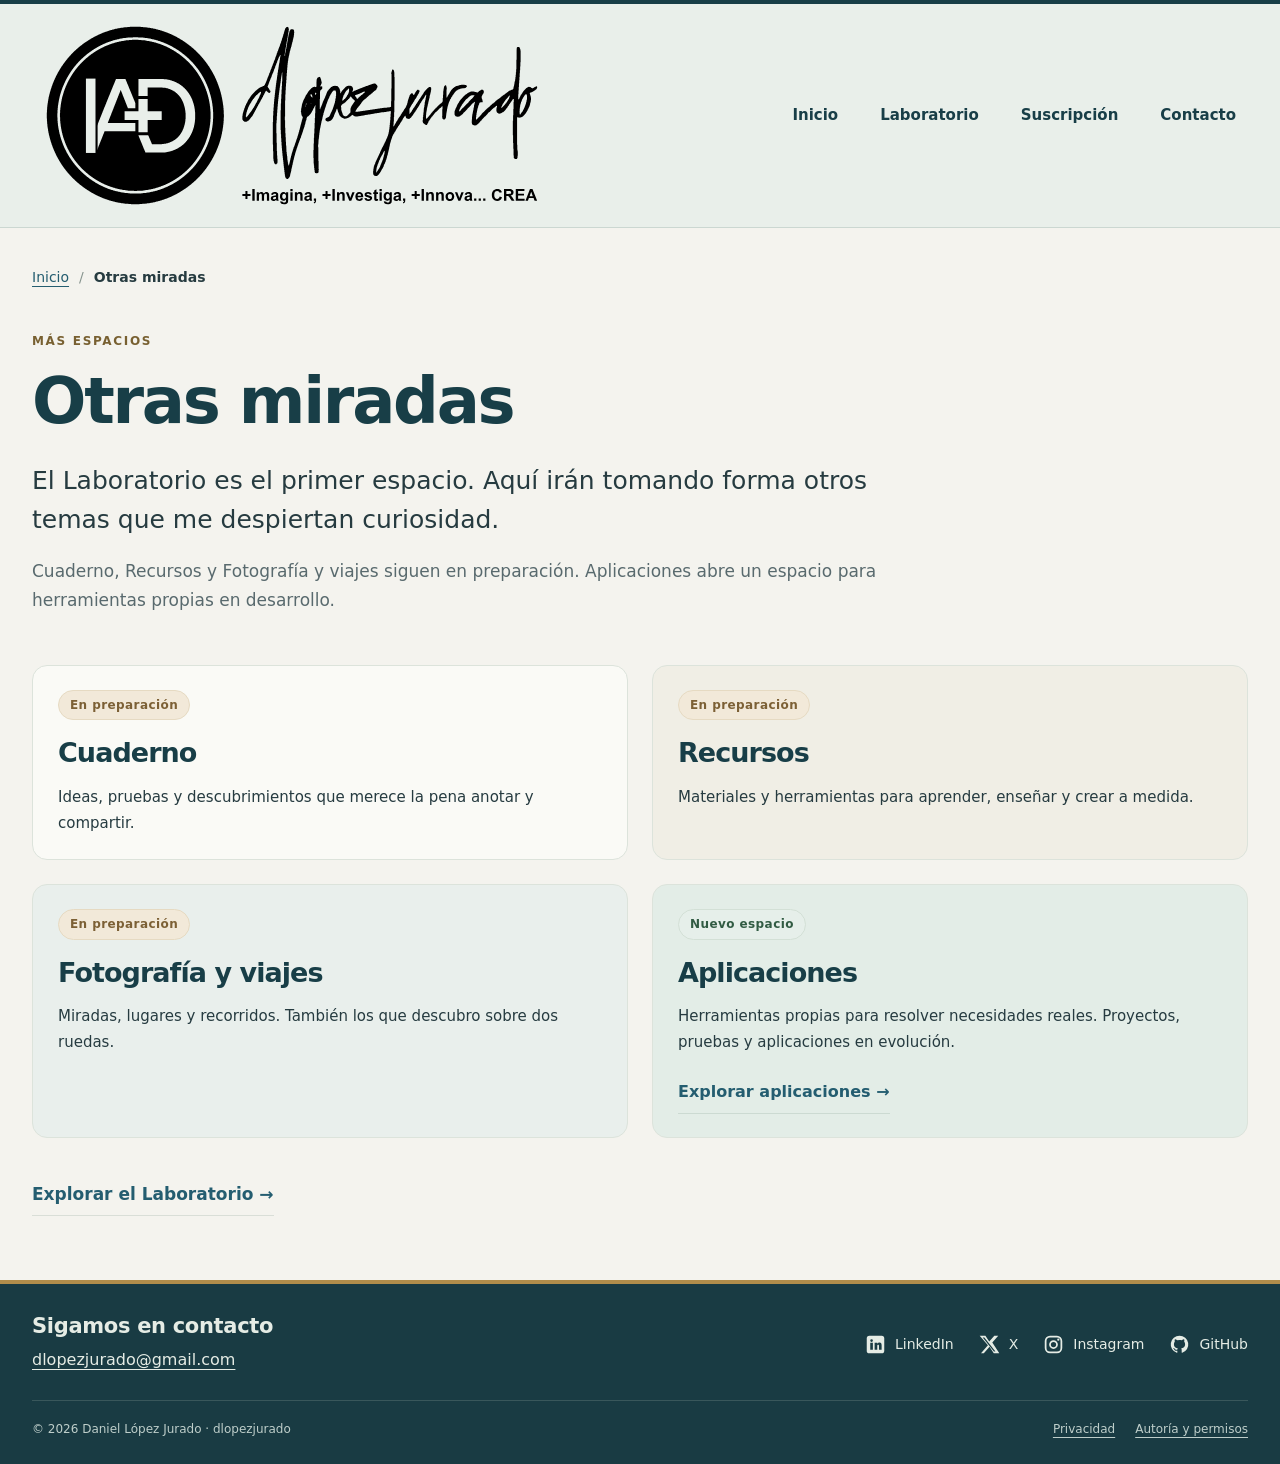
<file: en-preparacion.html>
<!doctype html>
<html lang="es"><head><meta charset="utf-8"><meta name="viewport" content="width=device-width,initial-scale=1"><title>Otras miradas · dlopezjurado</title><link rel="stylesheet" href="assets/site-editorial.css"><script defer src="assets/site-interactions.js"></script><link rel="stylesheet" href="/otras-miradas/aplicaciones/assets/aplicaciones.css"></head><body><a class="skip" href="#contenido">Saltar al contenido</a><header class="site-header"><div class="header-inner"><a class="brand-link" href="index.html" aria-label="Ir a Inicio"><img class="brand" src="assets/marca-web.svg" alt="dlopezjurado. +Imagina, +Investiga, +Innova... CREA" width="360" height="143"></a><nav class="site-nav" aria-label="Navegación principal"><a href="index.html">Inicio</a><a href="paneles/index.html">Laboratorio</a><a href="avisos.html">Suscripción</a><a href="#contacto">Contacto</a></nav></div></header><main><nav class="breadcrumb" aria-label="Ruta de navegación"><a href="index.html">Inicio</a><span aria-hidden="true">/</span><span aria-current="page">Otras miradas</span></nav><section class="page-intro" id="contenido"><p class="eyebrow">Más espacios</p><h1>Otras miradas</h1><p class="lead">El Laboratorio es el primer espacio. Aquí irán tomando forma otros temas que me despiertan curiosidad.</p><p class="muted">Cuaderno, Recursos y Fotografía y viajes siguen en preparación. Aplicaciones abre un espacio para herramientas propias en desarrollo.</p></section><section class="feature-grid future-grid app-four" aria-label="Espacios de Otras miradas"><article><span class="tag tag--soon">En preparación</span><h2>Cuaderno</h2><p>Ideas, pruebas y descubrimientos que merece la pena anotar y compartir.</p></article><article><span class="tag tag--soon">En preparación</span><h2>Recursos</h2><p>Materiales y herramientas para aprender, enseñar y crear a medida.</p></article><article><span class="tag tag--soon">En preparación</span><h2>Fotografía y viajes</h2><p>Miradas, lugares y recorridos. También los que descubro sobre dos ruedas.</p></article><article class="app-category"><span class="tag">Nuevo espacio</span><h2>Aplicaciones</h2><p>Herramientas propias para resolver necesidades reales. Proyectos, pruebas y aplicaciones en evolución.</p><a class="text-link" href="otras-miradas/aplicaciones/">Explorar aplicaciones →</a></article></section><a class="text-link" href="paneles/index.html">Explorar el Laboratorio →</a></main><footer class="site-footer" id="contacto"><div class="footer-inner"><div class="footer-top"><div><h2>Sigamos en contacto</h2><a class="footer-email" href="mailto:dlopezjurado@gmail.com">dlopezjurado@gmail.com</a></div><nav class="social" aria-label="Redes y perfiles"><a href="https://www.linkedin.com/in/daniellopezjurado/" target="_blank" rel="noopener noreferrer"><svg viewBox="0 0 24 24" aria-hidden="true"><rect x="2" y="2" width="20" height="20" rx="3" fill="currentColor"/><path d="M6 10h3v8H6zm1.5-4a1.5 1.5 0 1 0 0 3 1.5 1.5 0 0 0 0-3zm3.5 4h3v1c.7-.8 1.5-1.2 2.5-1.2 2 0 2.5 1.3 2.5 3.4V18h-3v-4.2c0-1-.3-1.5-1-1.5s-1 .5-1 1.5V18h-3z" fill="var(--icon-cut,#fff)"/></svg><span>LinkedIn</span></a><a href="https://x.com/FotoDaniMoto" target="_blank" rel="noopener noreferrer"><svg viewBox="0 0 24 24" aria-hidden="true"><path fill="currentColor" d="M18.9 2H22l-6.8 7.8L23.2 22h-6.3L12 14.6 5.5 22H2.3l7.9-9.1L.8 2h6.5l4.4 6.7L17.5 2h1.4ZM17 20h1.8L6.1 4H4.2L17 20Z"/></svg><span>X</span></a><a href="https://www.instagram.com/dlopezjurado.lab/" target="_blank" rel="noopener noreferrer"><svg viewBox="0 0 24 24" aria-hidden="true"><rect x="3" y="3" width="18" height="18" rx="5" fill="none" stroke="currentColor" stroke-width="2"/><circle cx="12" cy="12" r="4" fill="none" stroke="currentColor" stroke-width="2"/><circle cx="17.5" cy="6.5" r="1.3" fill="currentColor"/></svg><span>Instagram</span></a><a href="https://github.com/dlopezjurado" target="_blank" rel="noopener noreferrer"><svg viewBox="0 0 24 24" aria-hidden="true"><path fill="currentColor" d="M12 2a10 10 0 0 0-3.16 19.49c.5.09.68-.22.68-.48v-1.86c-2.78.6-3.37-1.18-3.37-1.18-.45-1.16-1.11-1.47-1.11-1.47-.91-.62.07-.61.07-.61 1 .07 1.53 1.03 1.53 1.03.9 1.53 2.34 1.09 2.91.83.09-.65.35-1.09.64-1.34-2.22-.25-4.56-1.11-4.56-4.94 0-1.09.39-1.98 1.03-2.68-.1-.25-.45-1.27.1-2.65 0 0 .84-.27 2.75 1.03A9.5 9.5 0 0 1 12 6.83c.85 0 1.71.11 2.51.34 1.91-1.3 2.75-1.03 2.75-1.03.55 1.38.2 2.4.1 2.65.64.7 1.03 1.59 1.03 2.68 0 3.84-2.34 4.69-4.57 4.94.36.31.68.92.68 1.85v2.75c0 .27.18.58.69.48A10 10 0 0 0 12 2z"/></svg><span>GitHub</span></a></nav></div><div class="footer-bottom"><span>© 2026 Daniel López Jurado · dlopezjurado</span><nav aria-label="Información del sitio"><a href="privacidad-avisos.html">Privacidad</a><a href="permisos.html">Autoría y permisos</a></nav></div></div></footer><script id="dlp-goatcounter-bootstrap">if(location.hostname==="dlopezjurado.github.io"){const s=document.createElement("script");s.dataset.goatcounter="https://dlopezjurado.goatcounter.com/count";s.src="https://gc.zgo.at/count.js";s.async=true;document.head.append(s);}</script></body></html>
</file>
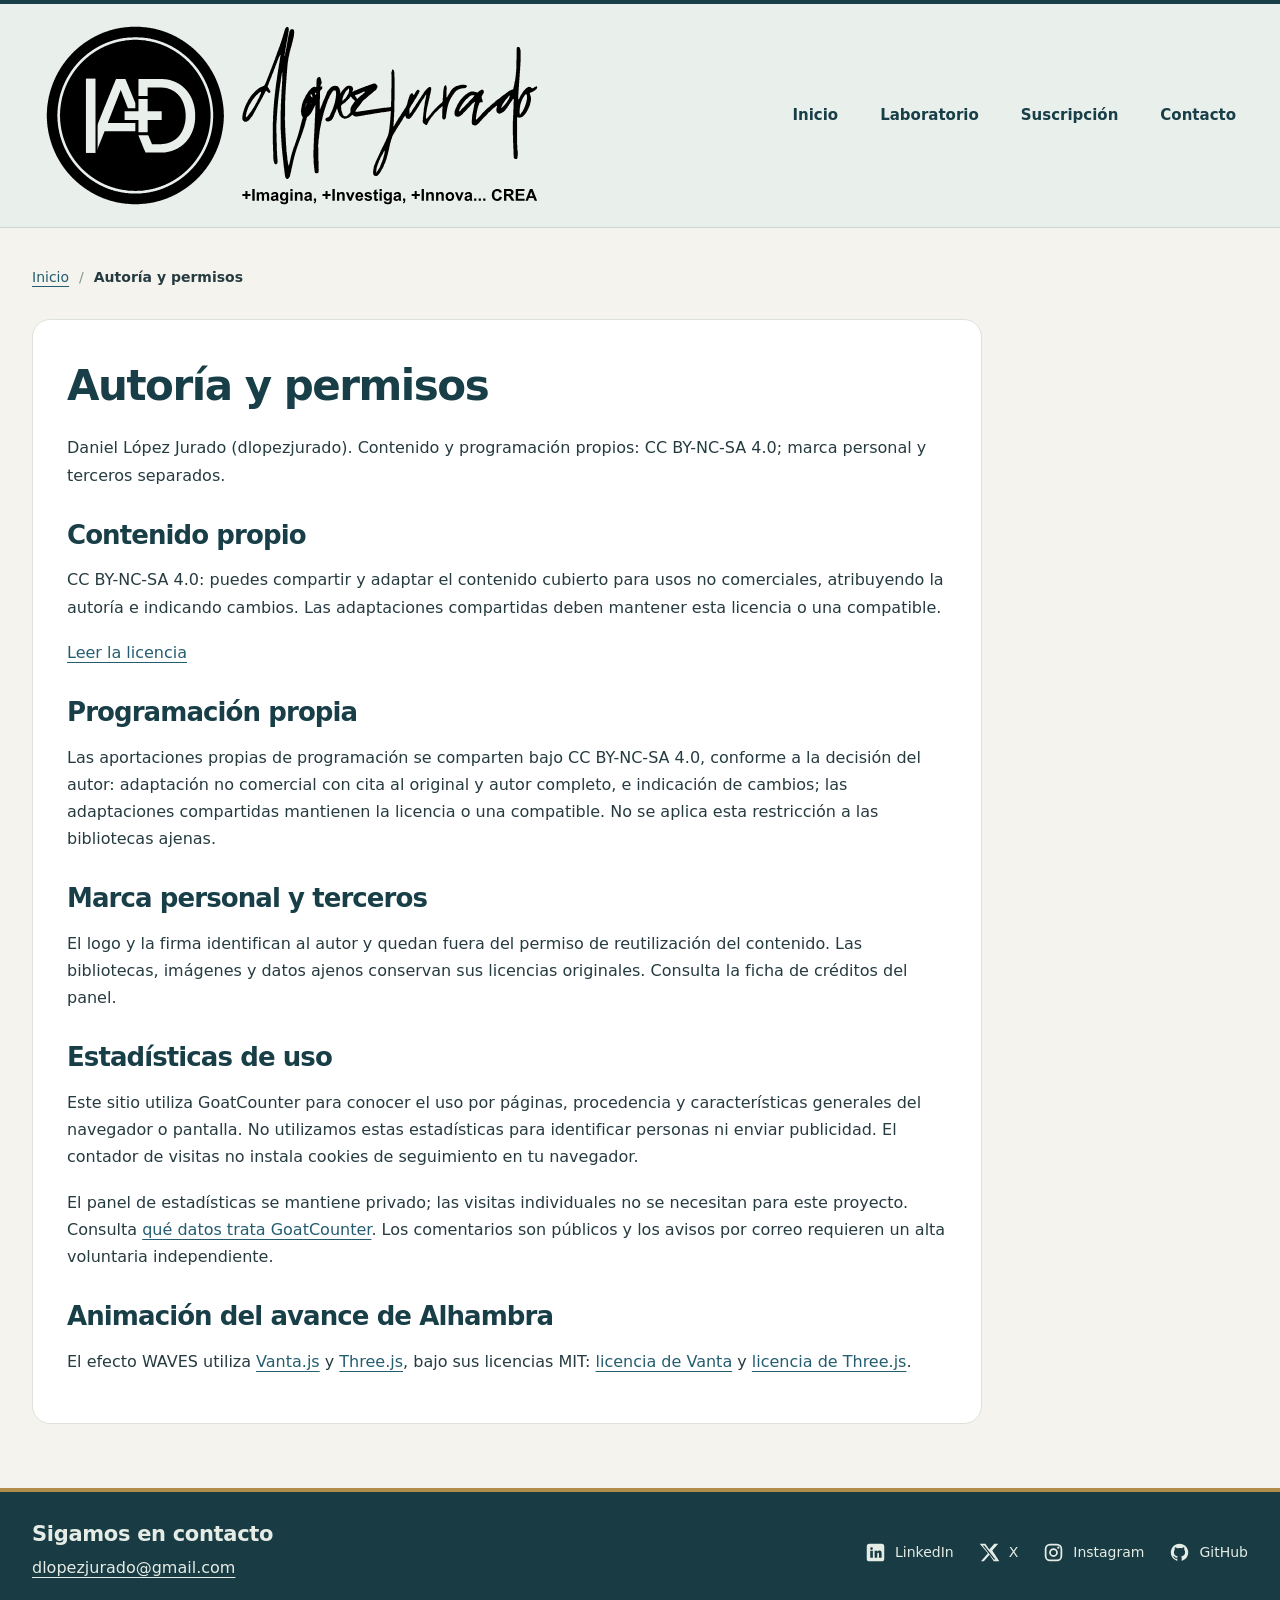
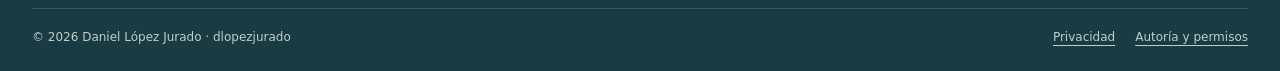
<file: permisos.html>
<!doctype html>
<html lang="es"><head><meta charset="utf-8"><meta name="viewport" content="width=device-width,initial-scale=1"><title>Autoría y permisos · dlopezjurado</title><link rel="stylesheet" href="assets/site-editorial.css"><script defer src="assets/site-interactions.js"></script></head><body><a class="skip" href="#contenido">Saltar al contenido</a><header class="site-header"><div class="header-inner"><a class="brand-link" href="index.html" aria-label="Ir a Inicio"><img class="brand" src="assets/marca-web.svg" alt="dlopezjurado. +Imagina, +Investiga, +Innova... CREA" width="360" height="143"></a><nav class="site-nav" aria-label="Navegación principal"><a href="index.html">Inicio</a><a href="paneles/index.html">Laboratorio</a><a href="avisos.html">Suscripción</a><a href="#contacto">Contacto</a></nav></div></header><main><nav class="breadcrumb" aria-label="Ruta de navegación"><a href="index.html">Inicio</a><span aria-hidden="true">/</span><span aria-current="page">Autoría y permisos</span></nav><article class="legal-card prose" id="contenido"><header><h1>Autoría y permisos</h1><p>Daniel López Jurado (dlopezjurado). Contenido y programación propios: CC BY-NC-SA 4.0; marca personal y terceros separados.</p></header><section><h2>Contenido propio</h2><p>CC BY-NC-SA 4.0: puedes compartir y adaptar el contenido cubierto para usos no comerciales, atribuyendo la autoría e indicando cambios. Las adaptaciones compartidas deben mantener esta licencia o una compatible.</p><p><a rel="license" href="https://creativecommons.org/licenses/by-nc-sa/4.0/deed.es">Leer la licencia</a></p><h2>Programación propia</h2><p>Las aportaciones propias de programación se comparten bajo CC BY-NC-SA 4.0, conforme a la decisión del autor: adaptación no comercial con cita al original y autor completo, e indicación de cambios; las adaptaciones compartidas mantienen la licencia o una compatible. No se aplica esta restricción a las bibliotecas ajenas.</p><h2>Marca personal y terceros</h2><p>El logo y la firma identifican al autor y quedan fuera del permiso de reutilización del contenido. Las bibliotecas, imágenes y datos ajenos conservan sus licencias originales. Consulta la ficha de créditos del panel.</p></section><section id="estadisticas"><h2>Estadísticas de uso</h2><p>Este sitio utiliza GoatCounter para conocer el uso por páginas, procedencia y características generales del navegador o pantalla. No utilizamos estas estadísticas para identificar personas ni enviar publicidad. El contador de visitas no instala cookies de seguimiento en tu navegador.</p><p>El panel de estadísticas se mantiene privado; las visitas individuales no se necesitan para este proyecto. Consulta <a href="https://www.goatcounter.com/help/privacy">qué datos trata GoatCounter</a>. Los comentarios son públicos y los avisos por correo requieren un alta voluntaria independiente.</p></section><section><h2>Animación del avance de Alhambra</h2><p>El efecto WAVES utiliza <a href="https://www.vantajs.com/">Vanta.js</a> y <a href="https://threejs.org/">Three.js</a>, bajo sus licencias MIT: <a href="assets/vendor/LICENSE-VANTA.txt">licencia de Vanta</a> y <a href="assets/vendor/LICENSE-THREE.txt">licencia de Three.js</a>.</p></section></article></main><footer class="site-footer" id="contacto"><div class="footer-inner"><div class="footer-top"><div><h2>Sigamos en contacto</h2><a class="footer-email" href="mailto:dlopezjurado@gmail.com">dlopezjurado@gmail.com</a></div><nav class="social" aria-label="Redes y perfiles"><a href="https://www.linkedin.com/in/daniellopezjurado/" target="_blank" rel="noopener noreferrer"><svg viewBox="0 0 24 24" aria-hidden="true"><rect x="2" y="2" width="20" height="20" rx="3" fill="currentColor"/><path d="M6 10h3v8H6zm1.5-4a1.5 1.5 0 1 0 0 3 1.5 1.5 0 0 0 0-3zm3.5 4h3v1c.7-.8 1.5-1.2 2.5-1.2 2 0 2.5 1.3 2.5 3.4V18h-3v-4.2c0-1-.3-1.5-1-1.5s-1 .5-1 1.5V18h-3z" fill="var(--icon-cut,#fff)"/></svg><span>LinkedIn</span></a><a href="https://x.com/FotoDaniMoto" target="_blank" rel="noopener noreferrer"><svg viewBox="0 0 24 24" aria-hidden="true"><path fill="currentColor" d="M18.9 2H22l-6.8 7.8L23.2 22h-6.3L12 14.6 5.5 22H2.3l7.9-9.1L.8 2h6.5l4.4 6.7L17.5 2h1.4ZM17 20h1.8L6.1 4H4.2L17 20Z"/></svg><span>X</span></a><a href="https://www.instagram.com/dlopezjurado.lab/" target="_blank" rel="noopener noreferrer"><svg viewBox="0 0 24 24" aria-hidden="true"><rect x="3" y="3" width="18" height="18" rx="5" fill="none" stroke="currentColor" stroke-width="2"/><circle cx="12" cy="12" r="4" fill="none" stroke="currentColor" stroke-width="2"/><circle cx="17.5" cy="6.5" r="1.3" fill="currentColor"/></svg><span>Instagram</span></a><a href="https://github.com/dlopezjurado" target="_blank" rel="noopener noreferrer"><svg viewBox="0 0 24 24" aria-hidden="true"><path fill="currentColor" d="M12 2a10 10 0 0 0-3.16 19.49c.5.09.68-.22.68-.48v-1.86c-2.78.6-3.37-1.18-3.37-1.18-.45-1.16-1.11-1.47-1.11-1.47-.91-.62.07-.61.07-.61 1 .07 1.53 1.03 1.53 1.03.9 1.53 2.34 1.09 2.91.83.09-.65.35-1.09.64-1.34-2.22-.25-4.56-1.11-4.56-4.94 0-1.09.39-1.98 1.03-2.68-.1-.25-.45-1.27.1-2.65 0 0 .84-.27 2.75 1.03A9.5 9.5 0 0 1 12 6.83c.85 0 1.71.11 2.51.34 1.91-1.3 2.75-1.03 2.75-1.03.55 1.38.2 2.4.1 2.65.64.7 1.03 1.59 1.03 2.68 0 3.84-2.34 4.69-4.57 4.94.36.31.68.92.68 1.85v2.75c0 .27.18.58.69.48A10 10 0 0 0 12 2z"/></svg><span>GitHub</span></a></nav></div><div class="footer-bottom"><span>© 2026 Daniel López Jurado · dlopezjurado</span><nav aria-label="Información del sitio"><a href="privacidad-avisos.html">Privacidad</a><a href="permisos.html">Autoría y permisos</a></nav></div></div></footer><script id="dlp-goatcounter-bootstrap">if(location.hostname==="dlopezjurado.github.io"){const s=document.createElement("script");s.dataset.goatcounter="https://dlopezjurado.goatcounter.com/count";s.src="https://gc.zgo.at/count.js";s.async=true;document.head.append(s);}</script></body></html>
</file>
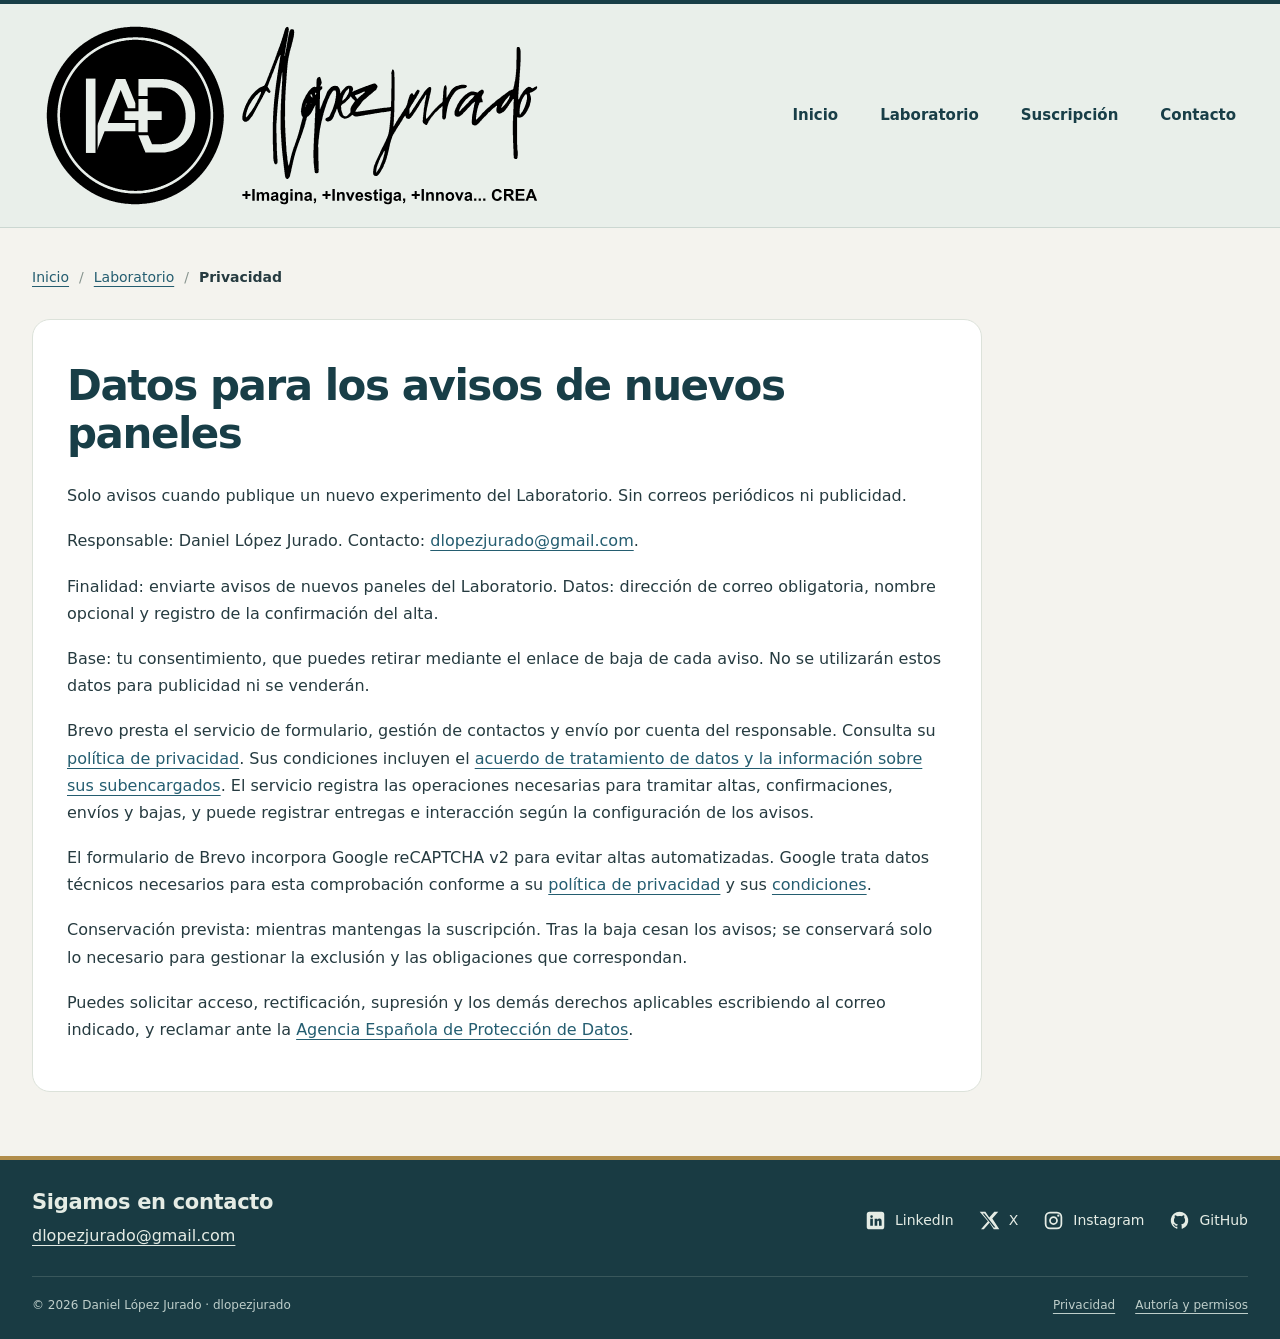
<file: privacidad-avisos.html>
<!doctype html>
<html lang="es"><head><meta charset="utf-8"><meta name="viewport" content="width=device-width,initial-scale=1"><title>Privacidad de los avisos · Laboratorio</title><link rel="stylesheet" href="assets/site-editorial.css"><script defer src="assets/site-interactions.js"></script></head><body><a class="skip" href="#contenido">Saltar al contenido</a><header class="site-header"><div class="header-inner"><a class="brand-link" href="index.html" aria-label="Ir a Inicio"><img class="brand" src="assets/marca-web.svg" alt="dlopezjurado. +Imagina, +Investiga, +Innova... CREA" width="360" height="143"></a><nav class="site-nav" aria-label="Navegación principal"><a href="index.html">Inicio</a><a href="paneles/index.html">Laboratorio</a><a href="avisos.html">Suscripción</a><a href="#contacto">Contacto</a></nav></div></header><main><nav class="breadcrumb" aria-label="Ruta de navegación"><a href="index.html">Inicio</a><span aria-hidden="true">/</span><a href="paneles/index.html">Laboratorio</a><span aria-hidden="true">/</span><span aria-current="page">Privacidad</span></nav><article class="legal-card prose" id="contenido"><h1>Datos para los avisos de nuevos paneles</h1><p>Solo avisos cuando publique un nuevo experimento del Laboratorio. Sin correos periódicos ni publicidad.</p><p>Responsable: Daniel López Jurado. Contacto: <a href="mailto:dlopezjurado@gmail.com">dlopezjurado@gmail.com</a>.</p><p>Finalidad: enviarte avisos de nuevos paneles del Laboratorio. Datos: dirección de correo obligatoria, nombre opcional y registro de la confirmación del alta.</p><p>Base: tu consentimiento, que puedes retirar mediante el enlace de baja de cada aviso. No se utilizarán estos datos para publicidad ni se venderán.</p><p>Brevo presta el servicio de formulario, gestión de contactos y envío por cuenta del responsable. Consulta su <a href="https://www.brevo.com/legal/privacypolicy/">política de privacidad</a>. Sus condiciones incluyen el <a href="https://help.brevo.com/hc/en-us/articles/15403782599570-Where-can-I-find-the-Data-Processing-Agreement-DPA">acuerdo de tratamiento de datos y la información sobre sus subencargados</a>. El servicio registra las operaciones necesarias para tramitar altas, confirmaciones, envíos y bajas, y puede registrar entregas e interacción según la configuración de los avisos.</p><p>El formulario de Brevo incorpora Google reCAPTCHA v2 para evitar altas automatizadas. Google trata datos técnicos necesarios para esta comprobación conforme a su <a href="https://policies.google.com/privacy">política de privacidad</a> y sus <a href="https://policies.google.com/terms">condiciones</a>.</p><p>Conservación prevista: mientras mantengas la suscripción. Tras la baja cesan los avisos; se conservará solo lo necesario para gestionar la exclusión y las obligaciones que correspondan.</p><p>Puedes solicitar acceso, rectificación, supresión y los demás derechos aplicables escribiendo al correo indicado, y reclamar ante la <a href="https://www.aepd.es/">Agencia Española de Protección de Datos</a>.</p></article></main><footer class="site-footer" id="contacto"><div class="footer-inner"><div class="footer-top"><div><h2>Sigamos en contacto</h2><a class="footer-email" href="mailto:dlopezjurado@gmail.com">dlopezjurado@gmail.com</a></div><nav class="social" aria-label="Redes y perfiles"><a href="https://www.linkedin.com/in/daniellopezjurado/" target="_blank" rel="noopener noreferrer"><svg viewBox="0 0 24 24" aria-hidden="true"><rect x="2" y="2" width="20" height="20" rx="3" fill="currentColor"/><path d="M6 10h3v8H6zm1.5-4a1.5 1.5 0 1 0 0 3 1.5 1.5 0 0 0 0-3zm3.5 4h3v1c.7-.8 1.5-1.2 2.5-1.2 2 0 2.5 1.3 2.5 3.4V18h-3v-4.2c0-1-.3-1.5-1-1.5s-1 .5-1 1.5V18h-3z" fill="var(--icon-cut,#fff)"/></svg><span>LinkedIn</span></a><a href="https://x.com/FotoDaniMoto" target="_blank" rel="noopener noreferrer"><svg viewBox="0 0 24 24" aria-hidden="true"><path fill="currentColor" d="M18.9 2H22l-6.8 7.8L23.2 22h-6.3L12 14.6 5.5 22H2.3l7.9-9.1L.8 2h6.5l4.4 6.7L17.5 2h1.4ZM17 20h1.8L6.1 4H4.2L17 20Z"/></svg><span>X</span></a><a href="https://www.instagram.com/dlopezjurado.lab/" target="_blank" rel="noopener noreferrer"><svg viewBox="0 0 24 24" aria-hidden="true"><rect x="3" y="3" width="18" height="18" rx="5" fill="none" stroke="currentColor" stroke-width="2"/><circle cx="12" cy="12" r="4" fill="none" stroke="currentColor" stroke-width="2"/><circle cx="17.5" cy="6.5" r="1.3" fill="currentColor"/></svg><span>Instagram</span></a><a href="https://github.com/dlopezjurado" target="_blank" rel="noopener noreferrer"><svg viewBox="0 0 24 24" aria-hidden="true"><path fill="currentColor" d="M12 2a10 10 0 0 0-3.16 19.49c.5.09.68-.22.68-.48v-1.86c-2.78.6-3.37-1.18-3.37-1.18-.45-1.16-1.11-1.47-1.11-1.47-.91-.62.07-.61.07-.61 1 .07 1.53 1.03 1.53 1.03.9 1.53 2.34 1.09 2.91.83.09-.65.35-1.09.64-1.34-2.22-.25-4.56-1.11-4.56-4.94 0-1.09.39-1.98 1.03-2.68-.1-.25-.45-1.27.1-2.65 0 0 .84-.27 2.75 1.03A9.5 9.5 0 0 1 12 6.83c.85 0 1.71.11 2.51.34 1.91-1.3 2.75-1.03 2.75-1.03.55 1.38.2 2.4.1 2.65.64.7 1.03 1.59 1.03 2.68 0 3.84-2.34 4.69-4.57 4.94.36.31.68.92.68 1.85v2.75c0 .27.18.58.69.48A10 10 0 0 0 12 2z"/></svg><span>GitHub</span></a></nav></div><div class="footer-bottom"><span>© 2026 Daniel López Jurado · dlopezjurado</span><nav aria-label="Información del sitio"><a href="privacidad-avisos.html">Privacidad</a><a href="permisos.html">Autoría y permisos</a></nav></div></div></footer><script id="dlp-goatcounter-bootstrap">if(location.hostname==="dlopezjurado.github.io"){const s=document.createElement("script");s.dataset.goatcounter="https://dlopezjurado.goatcounter.com/count";s.src="https://gc.zgo.at/count.js";s.async=true;document.head.append(s);}</script></body></html>
</file>
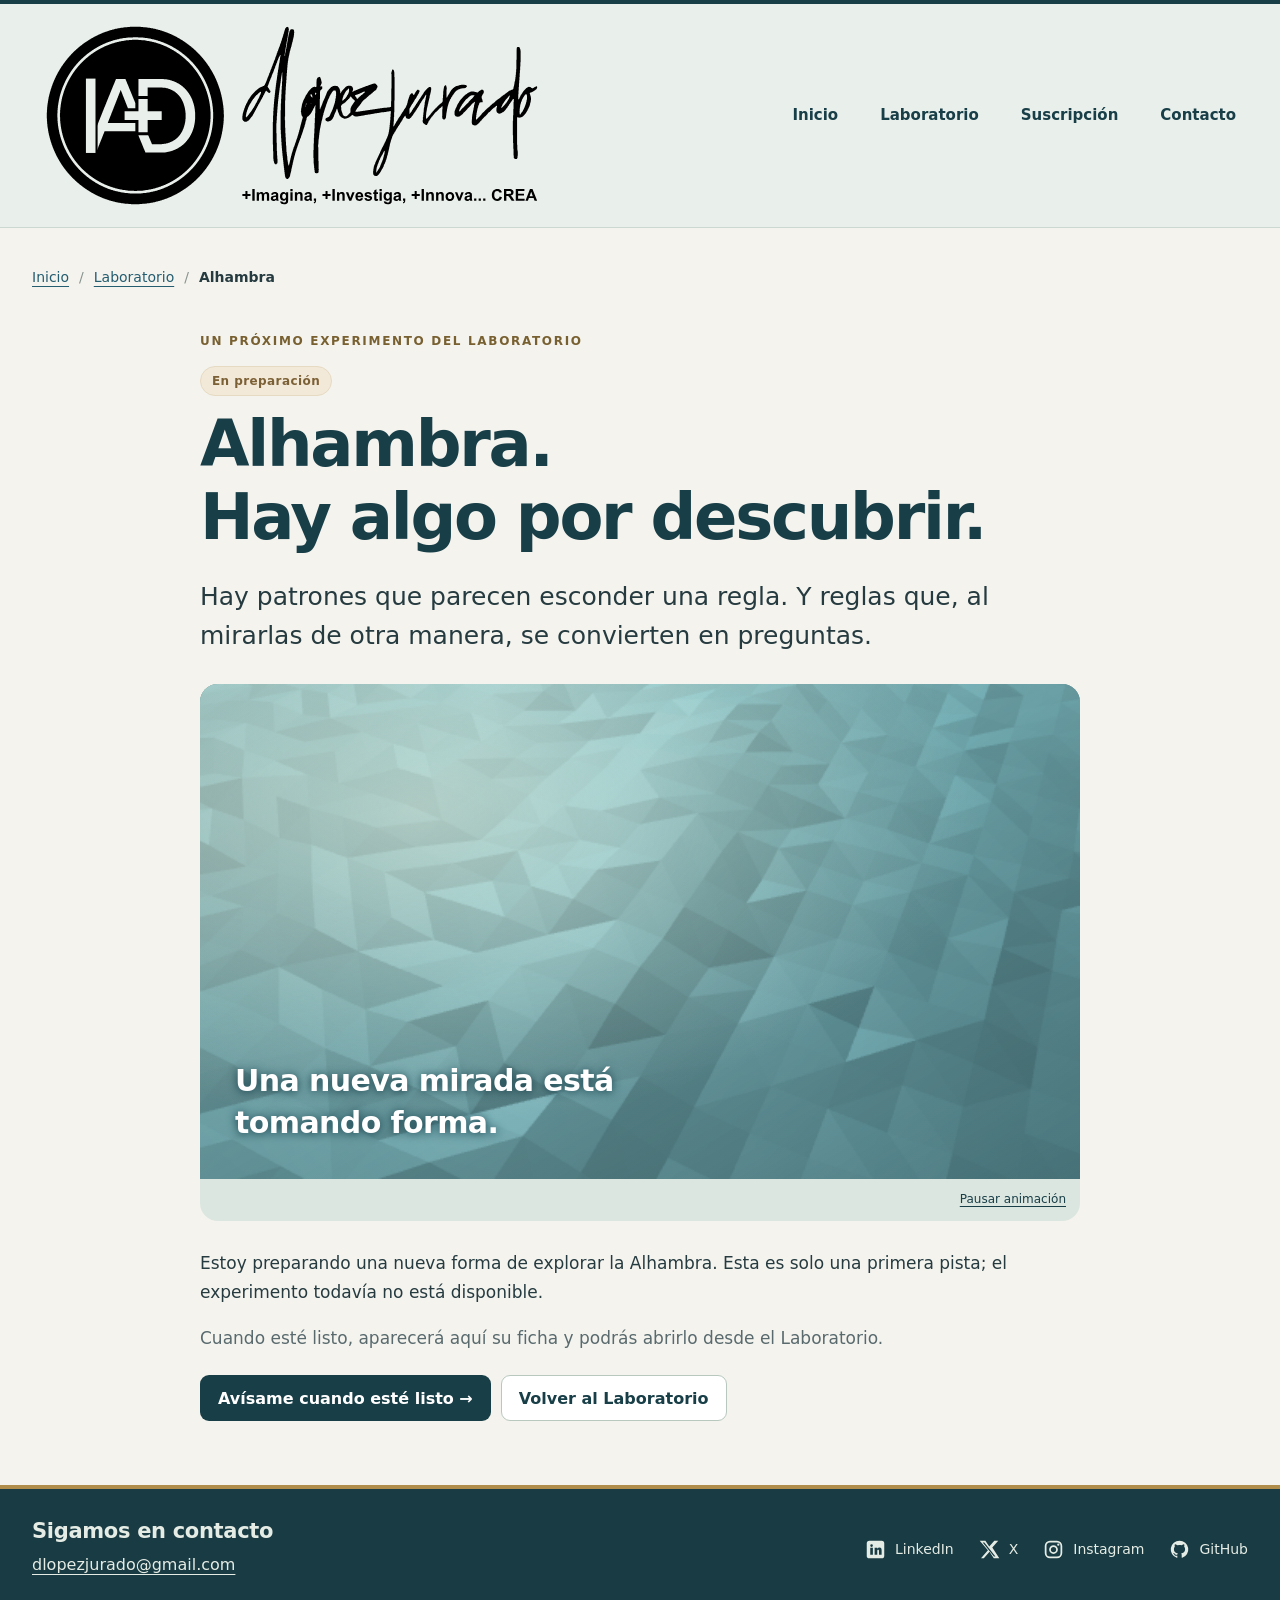
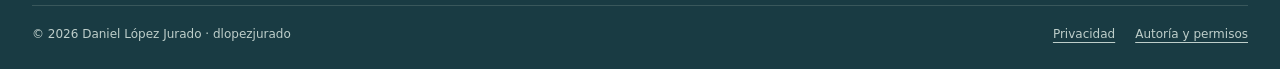
<file: paneles/alhambra.html>
<!doctype html>
<html lang="es"><head><meta charset="utf-8"><meta name="viewport" content="width=device-width,initial-scale=1"><title>Alhambra · Un experimento en preparación</title><link rel="stylesheet" href="../assets/site-editorial.css"><script defer src="../assets/site-interactions.js"></script></head><body><a class="skip" href="#contenido">Saltar al contenido</a><header class="site-header"><div class="header-inner"><a class="brand-link" href="../index.html" aria-label="Ir a Inicio"><img class="brand" src="../assets/marca-web.svg" alt="dlopezjurado. +Imagina, +Investiga, +Innova... CREA" width="360" height="143"></a><nav class="site-nav" aria-label="Navegación principal"><a href="../index.html">Inicio</a><a href="../paneles/index.html">Laboratorio</a><a href="../avisos.html">Suscripción</a><a href="#contacto">Contacto</a></nav></div></header><main><nav class="breadcrumb" aria-label="Ruta de navegación"><a href="../index.html">Inicio</a><span aria-hidden="true">/</span><a href="../paneles/index.html">Laboratorio</a><span aria-hidden="true">/</span><span aria-current="page">Alhambra</span></nav><article class="teaser" id="contenido"><p class="eyebrow">Un próximo experimento del Laboratorio</p><span class="tag tag--soon">En preparación</span><h1>Alhambra.<br>Hay algo por descubrir.</h1><p class="lead">Hay patrones que parecen esconder una regla. Y reglas que, al mirarlas de otra manera, se convierten en preguntas.</p><div class="wave-shell wave-shell--large"><div class="wave-media" id="alhambra-avance" data-waves role="img" aria-label="Ondas suaves en movimiento: un experimento está tomando forma"><div class="wave-veil" aria-hidden="true"></div><span class="wave-caption" aria-hidden="true">Una nueva mirada está tomando forma.</span></div><button class="motion-control" type="button" data-waves-toggle aria-controls="alhambra-avance" aria-pressed="false">Pausar animación</button></div><div class="prose"><p>Estoy preparando una nueva forma de explorar la Alhambra. Esta es solo una primera pista; el experimento todavía no está disponible.</p><p class="muted">Cuando esté listo, aparecerá aquí su ficha y podrás abrirlo desde el Laboratorio.</p></div><nav class="actions" aria-label="Seguir el proyecto"><a class="button primary" href="../avisos.html">Avísame cuando esté listo →</a><a class="button secondary" href="index.html">Volver al Laboratorio</a></nav></article></main><footer class="site-footer" id="contacto"><div class="footer-inner"><div class="footer-top"><div><h2>Sigamos en contacto</h2><a class="footer-email" href="mailto:dlopezjurado@gmail.com">dlopezjurado@gmail.com</a></div><nav class="social" aria-label="Redes y perfiles"><a href="https://www.linkedin.com/in/daniellopezjurado/" target="_blank" rel="noopener noreferrer"><svg viewBox="0 0 24 24" aria-hidden="true"><rect x="2" y="2" width="20" height="20" rx="3" fill="currentColor"/><path d="M6 10h3v8H6zm1.5-4a1.5 1.5 0 1 0 0 3 1.5 1.5 0 0 0 0-3zm3.5 4h3v1c.7-.8 1.5-1.2 2.5-1.2 2 0 2.5 1.3 2.5 3.4V18h-3v-4.2c0-1-.3-1.5-1-1.5s-1 .5-1 1.5V18h-3z" fill="var(--icon-cut,#fff)"/></svg><span>LinkedIn</span></a><a href="https://x.com/FotoDaniMoto" target="_blank" rel="noopener noreferrer"><svg viewBox="0 0 24 24" aria-hidden="true"><path fill="currentColor" d="M18.9 2H22l-6.8 7.8L23.2 22h-6.3L12 14.6 5.5 22H2.3l7.9-9.1L.8 2h6.5l4.4 6.7L17.5 2h1.4ZM17 20h1.8L6.1 4H4.2L17 20Z"/></svg><span>X</span></a><a href="https://www.instagram.com/dlopezjurado.lab/" target="_blank" rel="noopener noreferrer"><svg viewBox="0 0 24 24" aria-hidden="true"><rect x="3" y="3" width="18" height="18" rx="5" fill="none" stroke="currentColor" stroke-width="2"/><circle cx="12" cy="12" r="4" fill="none" stroke="currentColor" stroke-width="2"/><circle cx="17.5" cy="6.5" r="1.3" fill="currentColor"/></svg><span>Instagram</span></a><a href="https://github.com/dlopezjurado" target="_blank" rel="noopener noreferrer"><svg viewBox="0 0 24 24" aria-hidden="true"><path fill="currentColor" d="M12 2a10 10 0 0 0-3.16 19.49c.5.09.68-.22.68-.48v-1.86c-2.78.6-3.37-1.18-3.37-1.18-.45-1.16-1.11-1.47-1.11-1.47-.91-.62.07-.61.07-.61 1 .07 1.53 1.03 1.53 1.03.9 1.53 2.34 1.09 2.91.83.09-.65.35-1.09.64-1.34-2.22-.25-4.56-1.11-4.56-4.94 0-1.09.39-1.98 1.03-2.68-.1-.25-.45-1.27.1-2.65 0 0 .84-.27 2.75 1.03A9.5 9.5 0 0 1 12 6.83c.85 0 1.71.11 2.51.34 1.91-1.3 2.75-1.03 2.75-1.03.55 1.38.2 2.4.1 2.65.64.7 1.03 1.59 1.03 2.68 0 3.84-2.34 4.69-4.57 4.94.36.31.68.92.68 1.85v2.75c0 .27.18.58.69.48A10 10 0 0 0 12 2z"/></svg><span>GitHub</span></a></nav></div><div class="footer-bottom"><span>© 2026 Daniel López Jurado · dlopezjurado</span><nav aria-label="Información del sitio"><a href="../privacidad-avisos.html">Privacidad</a><a href="../permisos.html">Autoría y permisos</a></nav></div></div></footer><script id="dlp-goatcounter-bootstrap">if(location.hostname==="dlopezjurado.github.io"){const s=document.createElement("script");s.dataset.goatcounter="https://dlopezjurado.goatcounter.com/count";s.src="https://gc.zgo.at/count.js";s.async=true;document.head.append(s);}</script></body></html>
</file>
<file: assets/site-editorial.css>
:root{color-scheme:light;--ink:#183e47;--text:#263b40;--muted:#596a6e;--gold:#b28a43;--paper:#f4f3ee;--line:#d9e0da;--icon-cut:#fff}
*{box-sizing:border-box}html{scroll-behavior:smooth;scroll-padding-top:180px}body{margin:0;background:var(--paper);color:var(--text);font:17px/1.7 system-ui,-apple-system,BlinkMacSystemFont,"Segoe UI",sans-serif}a{color:#245d70;text-underline-offset:4px}img{max-width:100%;height:auto}button{font:inherit}main{max-width:1320px;margin:auto;padding:38px 32px 64px}h1,h2,h3{color:var(--ink);line-height:1.14;letter-spacing:-.035em}h1{font-size:clamp(38px,5vw,64px);margin:12px 0 24px}h2{font-size:clamp(26px,3vw,35px);margin:0 0 16px}h3{font-size:25px;margin:10px 0 14px}p{margin:0 0 18px}.eyebrow{font-size:12px;font-weight:750;letter-spacing:.14em;text-transform:uppercase;color:#786031;margin:0 0 13px}.lead{font-size:clamp(20px,2.3vw,25px);line-height:1.55;max-width:60ch}.muted,.note{color:var(--muted)}.note{font-size:14px;line-height:1.65}.prose{max-width:78ch}.grid{display:grid;grid-template-columns:1fr 1fr;gap:28px}.skip{position:absolute;left:16px;top:-100px;background:white;padding:10px;z-index:200}.skip:focus{top:12px}:focus-visible{outline:3px solid var(--gold);outline-offset:5px}
.site-header{position:sticky;top:0;z-index:40;background:#e8eeeaef;backdrop-filter:blur(12px);border-top:4px solid var(--ink);border-bottom:1px solid #cbd7d1}.header-inner{max-width:1320px;margin:auto;display:flex;align-items:center;justify-content:space-between;gap:30px;padding:8px 32px}.brand-link{display:block;flex-shrink:0}.brand{display:block;width:360px;height:auto}.site-nav{display:flex;align-items:center;gap:8px 18px;flex-wrap:wrap}.site-nav a{font-size:15px;color:var(--ink);font-weight:600;text-decoration:none;padding:10px 12px;border-radius:8px;transition:background .2s,color .2s}.site-nav a:hover{background:#d9e6df}.site-nav a[aria-current]{background:var(--ink);color:#fff}.breadcrumb{display:flex;align-items:center;gap:10px;flex-wrap:wrap;font-size:14px;margin:0 0 30px}.breadcrumb>span[aria-hidden]{color:#87948e}.breadcrumb>[aria-current]{font-weight:650}
.intro-card{background:#fff;border:1px solid #dfe4dd;border-radius:24px;padding:clamp(28px,4vw,54px);box-shadow:0 6px 24px #183e4704}.intro-card h1{font-size:clamp(38px,5vw,64px);max-width:24ch;margin-top:20px;margin-bottom:30px;letter-spacing:-.045em}.intro-copy{max-width:90ch}.intro-copy p{margin-bottom:20px}.social{display:flex;align-items:center;gap:12px 25px;flex-wrap:wrap}.social a{display:inline-flex;align-items:center;gap:9px;text-decoration:none;font-size:15px;padding:5px 0}.social a:hover{text-decoration:underline}.social svg{width:22px;height:22px;flex:none}.intro-card>.social{margin-top:26px;padding-top:22px;border-top:1px solid #e7eae4}.section-heading{margin:38px 0 24px}.section-heading h2{margin-bottom:8px}.section-heading>.muted{font-size:15px;margin:0}.spaces{margin-top:42px}.portal{border:1px solid #d7e0da;border-radius:22px;overflow:hidden;display:flex;flex-direction:column;transition:transform .25s,box-shadow .25s,border-color .25s}.portal:hover{transform:translateY(-4px);box-shadow:0 15px 32px #183e4712;border-color:#9aafa6}.portal--lab{background:#e3ede7}.portal--other{background:#ece7dc}.portal-art{height:165px;padding:26px 30px 0;display:flex;align-items:flex-start;justify-content:space-between;position:relative;color:#42645b}.portal--other .portal-art{color:#887451}.portal-art>span{font-size:13px;letter-spacing:.1em;border:1px solid currentColor;border-radius:50%;width:34px;height:34px;display:flex;align-items:center;justify-content:center}.portal-art svg{width:200px;height:130px;opacity:.66;margin-right:8px}.portal-body{padding:20px 34px 34px;display:flex;flex-direction:column;flex:1}.portal-body h3{font-size:35px;margin-top:0}.portal-body>p:not(.eyebrow){max-width:42ch}.text-link{display:inline-flex;align-items:center;gap:12px;font-weight:650;text-decoration:none;padding:7px 0;border-bottom:1px solid #809a903d;align-self:flex-start}.text-link:hover{border-color:currentColor}.portal-body>.text-link{margin-top:auto}.text-link span{font-size:22px;transition:transform .2s}.text-link:hover span{transform:translate(2px,-2px)}
.page-intro{max-width:900px;padding:12px 0 15px}.page-intro h1{margin-top:4px}.page-intro p:last-child{margin-bottom:0}.tag{display:inline-block;padding:4px 11px;background:#e6efea;border:1px solid #d3e0d6;color:#315b43;border-radius:20px;font-size:12px;font-weight:750;letter-spacing:.035em}.tag--soon{background:#f2e9d9;border-color:#e6dac2;color:#7c6035}.project-card{background:#fff;border:1px solid #d7e0da;border-radius:22px;overflow:hidden;display:flex;flex-direction:column;transition:transform .25s,box-shadow .25s,border-color .25s}.project-card:hover{transform:translateY(-4px);box-shadow:0 15px 36px #183e4712;border-color:#99b0a5}.project-card--soon{background:#f8f7f2}.project-body{padding:27px 30px 30px;display:flex;flex-direction:column;align-items:flex-start;flex:1}.project-body h2{font-size:32px;margin:17px 0}.project-body h2 a{text-decoration:none;color:inherit}.project-body h2 a:hover{text-decoration:underline}.project-body>p{max-width:48ch}.actions{display:flex;align-items:center;flex-wrap:wrap;gap:10px;margin:22px 0 0}.project-body .actions{margin-top:auto;padding-top:8px}.button{display:inline-flex;align-items:center;justify-content:center;gap:9px;min-height:46px;padding:11px 17px;border:1px solid transparent;border-radius:9px;font:inherit;font-size:16px;font-weight:650;line-height:1.35;text-decoration:none;cursor:pointer;transition:background .2s,border-color .2s,transform .2s}.primary{background:var(--ink);color:white}.button.secondary{border-color:#b8c8bf;background:white;color:var(--ink)}.button:hover{filter:brightness(.96);transform:translateY(-1px)}.actions .button{font-size:16px;min-height:46px}.button svg{width:21px;height:21px;flex:none}.media-note{font-size:12px;color:var(--muted);margin:15px 0 0!important}
.carousel{width:100%;background:#e9eeea}.carousel-viewport{aspect-ratio:16/9;width:100%;position:relative;overflow:hidden;background:#0c141b;touch-action:pan-y}.carousel-slide{margin:0;width:100%;height:100%}.carousel-slide[hidden]{display:none}.carousel-slide img{width:100%;height:100%;object-fit:contain;display:block;transition:transform .45s}.project-card:hover .carousel-slide img{transform:scale(1.012)}.carousel-arrow{position:absolute;top:50%;transform:translateY(-50%);width:36px;height:43px;border:1px solid #ffffff6b;border-radius:8px;background:#132e39bc;color:white;font-size:30px;line-height:1;cursor:pointer;opacity:.9}.carousel-arrow:hover{background:#132e39}.previous{left:10px}.next{right:10px}.carousel-controls{display:flex;align-items:center;justify-content:space-between;padding:8px 14px;gap:14px;min-height:42px;font-size:12px;color:var(--ink)}.carousel-dots{display:flex;gap:0}.carousel-dots button{position:relative;width:25px;height:25px;border:0;background:transparent;padding:0;cursor:pointer}.carousel-dots button:before{content:'';position:absolute;inset:8px;border-radius:50%;background:#b4c5bc}.carousel-dots button[aria-current]:before{background:var(--ink)}.carousel-controls>button{border:0;background:transparent;text-decoration:underline;text-underline-offset:3px;padding:3px;cursor:pointer;color:inherit;font-size:12px}.visually-hidden{position:absolute;width:1px;height:1px;margin:-1px;padding:0;overflow:hidden;clip-path:inset(50%);white-space:nowrap;border:0}
.wave-shell{position:relative;min-height:0;background:#dce6e0}.wave-media{width:100%;aspect-ratio:16/9;position:relative;overflow:hidden;background:radial-gradient(ellipse at 20% 15%,#aec5bd,transparent 60%),radial-gradient(ellipse at 80% 80%,#305462,transparent 70%),#698d87}.wave-media canvas{pointer-events:none}.wave-veil{position:absolute;inset:0;z-index:1;background:radial-gradient(ellipse at 25% 25%,#eef3de70,transparent 60%),linear-gradient(150deg,#d9e7dd40,transparent 50%,#102e384d);pointer-events:none}.wave-caption{position:absolute;z-index:2;left:28px;right:28px;bottom:25px;max-width:24ch;color:white;font-size:clamp(18px,2vw,25px);font-weight:550;line-height:1.4;letter-spacing:-.02em;text-shadow:0 1px 10px #133d49}.motion-control{display:block;margin:0 0 0 auto;border:0;border-radius:0;background:transparent;color:var(--ink);font-size:12px;padding:10px 14px;min-height:42px;text-decoration:underline;text-underline-offset:3px;cursor:pointer}.wave-shell--large{margin:28px 0;border-radius:18px;overflow:hidden}.wave-shell--large .wave-caption{font-size:30px;bottom:35px;left:35px}.subscribe-strip{margin:40px 0 0;padding:30px 34px;border:1px solid #c7d6cc;border-left:4px solid var(--gold);border-radius:16px;background:#e9efe7;display:flex;align-items:center;justify-content:space-between;gap:26px}.subscribe-strip h2{font-size:27px;margin:0 0 10px}.subscribe-strip .eyebrow{margin-bottom:7px}.subscribe-strip p:last-child{margin-bottom:0;max-width:64ch;font-size:15px}.subscribe-strip .button{flex-shrink:0}
.site-footer{background:#193b43;color:#e5ece5;--icon-cut:#193b43;border-top:4px solid #b18d4b}.footer-inner{max-width:1320px;margin:auto;padding:31px 32px 24px}.footer-top{display:flex;align-items:center;justify-content:space-between;gap:30px}.footer-top h2{color:#e5ece5;font-size:21px;letter-spacing:-.015em;margin:0 0 6px}.site-footer a{color:#e5ece5}.footer-email{font-size:16px;overflow-wrap:anywhere}.site-footer .social a{font-size:14px}.site-footer .social svg{width:21px;height:21px}.footer-bottom{border-top:1px solid #78918b55;padding-top:18px;margin-top:26px;display:flex;align-items:center;justify-content:space-between;gap:14px;flex-wrap:wrap;color:#bececa;font-size:12px}.footer-bottom nav{display:flex;gap:20px;flex-wrap:wrap}.footer-bottom a{color:#bececa}
.project-intro{display:grid;grid-template-columns:1.05fr 1fr;gap:38px;align-items:center;padding:12px 0 28px}.project-intro h1{font-size:clamp(38px,4.5vw,59px);margin-top:4px}.project-intro .lead{font-size:24px}.project-intro p:not(.lead):not(.eyebrow){font-size:16px;max-width:60ch}.current-preview{margin:0}.current-preview img{width:100%;height:auto;display:block;border:1px solid #c5d0cb;border-radius:12px;box-shadow:0 10px 24px #183e4711}.current-preview figcaption{font-size:12px;color:var(--muted);margin-top:10px}.tags{display:flex;gap:6px 12px;flex-wrap:wrap;font-size:12px;color:#62766d}.tags span+span:before{content:'·';margin-right:12px}.section-nav{display:flex;flex-wrap:wrap;gap:10px 24px;padding:19px 0;margin:15px 0 28px;border-block:1px solid #c9d7ce;font-size:15px}.section-nav a{text-decoration:none}.section-nav a:hover{text-decoration:underline}.detail-section{padding:28px 0 35px;scroll-margin-top:180px}.detail-section+.detail-section{border-top:1px solid var(--line)}.feature-grid{display:grid;grid-template-columns:repeat(3,1fr);gap:24px;margin:25px 0 0}.feature-grid article{padding:23px 25px;border:1px solid #dce3db;border-radius:15px;background:#fafaf6}.feature-grid h3{font-size:22px;margin:9px 0 14px}.feature-grid p{font-size:15px;line-height:1.7;margin-bottom:0}.step-number{font-size:12px;letter-spacing:.1em;color:#8a7043}.steps{padding-left:27px;max-width:78ch}.steps li{margin:15px 0;padding-left:8px}.detail-section.prose{max-width:85ch}.detail-section.prose p,.detail-section.prose li{font-size:16px}.comments-card{background:#fff;border:1px solid #d9e1d9;border-radius:18px;padding:30px;margin:28px 0}.giscus{margin:20px 0;min-height:180px}.comments-fallback{font-size:14px}.subscribe-link{padding:22px 0;border-top:1px solid var(--line);margin:28px 0 5px;font-size:15px}.file-comment-notice{padding:18px;background:#fff5df;border:1px solid #d9c58b;border-radius:12px}.form-wrap{max-width:720px;margin:auto}.form-intro{padding:12px 0 10px}.form-intro h1{font-size:clamp(34px,4vw,47px)}.form-steps{display:flex;flex-wrap:wrap;gap:8px 20px;font-size:14px;color:var(--muted);margin:5px 0 24px}.form-wrap iframe{display:block;width:100%;height:1350px!important;border:0;background:white;border-radius:12px}.privacy-line{font-size:14px}.form-wrap .note{font-size:14px}.teaser{max-width:880px;margin:auto;padding-top:12px}.teaser h1{max-width:19ch}.teaser .lead{max-width:50ch}.future-grid{margin:35px 0}.future-grid article:nth-child(2){background:#f0eee5}.future-grid article:nth-child(3){background:#e9efec}.future-grid h2{font-size:27px;margin-top:18px}.legal-card{max-width:950px;padding:30px 34px;background:white;border:1px solid #dce2da;border-radius:18px}.legal-card h1{font-size:42px}.legal-card h2{font-size:26px;margin-top:32px}.legal-card p,.legal-card li{font-size:16px}.legal-card header{margin-bottom:25px}.legal-card code{overflow-wrap:anywhere}
@media(min-width:1440px){.intro-copy{max-width:100ch}.intro-card h1{font-size:66px}.project-intro{gap:50px}}
@media(max-width:980px){.brand{width:310px}.header-inner{padding-inline:24px}.site-nav{gap:4px 6px}.site-nav a{padding:9px}.project-intro{grid-template-columns:1fr}.current-preview{max-width:850px}.feature-grid{gap:15px}.feature-grid article{padding:20px}.footer-top{align-items:flex-start;flex-direction:column;gap:20px}.project-body .actions{gap:8px}.actions .button{padding-inline:13px;font-size:15px}.subscribe-strip{align-items:flex-start;flex-direction:column;gap:20px}}
@media(max-width:720px){html{scroll-padding-top:18px}.site-header{position:static}.header-inner{padding:12px 16px 14px;flex-direction:column;gap:8px}.brand{width:300px;max-width:100%}.site-nav{gap:5px;justify-content:center;width:100%}.site-nav a{font-size:14px;padding:8px 10px}main{padding:24px 16px 40px}.grid,.feature-grid{grid-template-columns:1fr;gap:22px}.breadcrumb{font-size:13px;margin-bottom:24px}.intro-card{padding:27px 24px;border-radius:18px}.intro-card h1{font-size:38px;line-height:1.16;margin-top:17px;margin-bottom:25px}.desktop-break{display:none}.intro-copy p{font-size:16px;line-height:1.75}.intro-card>.social{gap:12px 20px}.social a{font-size:14px}.social svg{width:20px;height:20px}.spaces{margin-top:30px}.section-heading{margin:27px 0 20px}.portal-art{height:135px;padding:22px 25px 0}.portal-art svg{height:110px;width:170px}.portal-body{padding:18px 25px 27px}.portal-body h3{font-size:31px}.portal-body p{font-size:16px}.page-intro{padding-top:3px}.page-intro h1{font-size:42px}.page-intro .lead{font-size:21px}.page-intro .muted{font-size:15px}.project-body{padding:24px}.project-body h2{font-size:28px}.project-body p{font-size:16px}.actions{gap:8px}.actions .button{font-size:14px;padding:10px 13px}.project-card:hover,.portal:hover{transform:none}.carousel-arrow{width:32px;height:38px;font-size:26px}.wave-caption{font-size:20px;bottom:20px;left:24px}.wave-shell--large .wave-caption{font-size:24px;left:25px;bottom:25px}.subscribe-strip{padding:24px;border-radius:14px;margin-top:28px}.subscribe-strip h2{font-size:25px}.subscribe-strip .button{width:100%}.footer-inner{padding:28px 24px 24px}.footer-bottom{align-items:flex-start;flex-direction:column}.site-footer .social{gap:12px 22px}.project-intro{gap:26px;padding-top:3px}.project-intro h1{font-size:43px}.project-intro .lead{font-size:22px}.section-nav{gap:10px 20px;font-size:14px;margin-top:10px}.detail-section{padding:24px 0;scroll-margin-top:18px}.detail-section h2{font-size:29px}.feature-grid{margin-top:20px}.feature-grid article{padding:23px}.comments-card{padding:24px}.comments-card h2{font-size:28px}.form-intro h1{font-size:36px}.form-wrap iframe{height:1850px!important}.legal-card{padding:24px}.legal-card h1{font-size:35px}.teaser h1{font-size:44px}.tags{font-size:11px;gap:5px 8px}.tags span+span:before{margin-right:8px}}
@media(prefers-reduced-motion:reduce){html{scroll-behavior:auto}*,*:before,*:after{transition:none!important;animation:none!important}.project-card:hover,.portal:hover,.project-card:hover .carousel-slide img,.button:hover{transform:none}}

@media(max-width:720px){.site-footer .social,.intro-card>.social{display:grid;grid-template-columns:repeat(2,minmax(0,1fr));gap:10px 28px}}

/* Marca final intacta. Mayor tamaño de colocación; sin estirar letras. */
.brand-link{max-width:100%}.brand{width:520px;height:auto}
@media(min-width:981px){html{scroll-padding-top:250px}.detail-section{scroll-margin-top:250px}}
@media(min-width:721px) and (max-width:980px){.brand{width:clamp(320px,46vw,440px)}}
@media(max-width:720px){.brand{width:380px;max-width:100%;height:auto}}
</file>
<file: otras-miradas/aplicaciones/assets/aplicaciones.css>
/* Solo el apartado Aplicaciones y la cuarta tarjeta. Estilo general y marca intactos. */
[hidden]{display:none!important}.app-four{grid-template-columns:repeat(2,minmax(0,1fr))}.app-category{background:#e3ede7!important}.app-category .text-link{margin-top:16px;font-size:16px}.app-catalog{max-width:760px;margin:28px 0}.app-route-art{display:block;width:100%;height:auto;padding:20px;background:#e7eee4}.app-route-art path{fill:none;stroke:#ca8838;stroke-width:7;stroke-linecap:round}.app-route-art circle{fill:#fff;stroke:#214d3c;stroke-width:5}.app-art-card{background:#e7eee4;border:1px solid #c7d6cb;border-radius:18px;overflow:hidden}.app-art-card p{padding:0 28px 24px;font-size:24px;color:#214d3c;font-weight:650;line-height:1.35}.invite-main{max-width:820px}.invite-page .header-inner{justify-content:center}.invite-page .site-header{position:static}.invite-page .brand{width:360px}.invite-card{border:1px solid #c4d2c9;background:white;border-radius:18px;padding:clamp(22px,4vw,40px);box-shadow:0 8px 32px #183e4709}.invite-card h1{font-size:clamp(32px,5vw,46px)}.invite-card p{font-size:17px;line-height:1.6}.invite-card p.note{font-size:14px}.invite-name{font-size:24px!important;font-weight:700;color:#214d3c;overflow-wrap:anywhere}.invite-open{display:flex;margin:22px 0;min-height:58px;font-size:20px}.invite-card details{border:1px solid #d2ded5;border-radius:9px;padding:12px 16px;margin:22px 0;background:#f5f8f3}.invite-card summary{font-weight:650;cursor:pointer;min-height:34px;display:list-item}.invite-card li{margin:10px 0}.invite-privacy{padding-top:20px;border-top:1px solid #d7e0da}.invite-footer{text-align:center;padding:18px 20px 28px;color:#596a6e;font-size:13px}.invite-page :focus-visible{outline:3px solid #b28a43;outline-offset:4px}@media(max-width:720px){.app-four{grid-template-columns:1fr}.invite-page .brand{width:300px}.invite-main{padding:22px 14px 28px}.invite-card{padding:22px}.invite-card p{font-size:16px}.invite-card p.note{font-size:14px}.app-art-card p{font-size:22px}}
</file>
